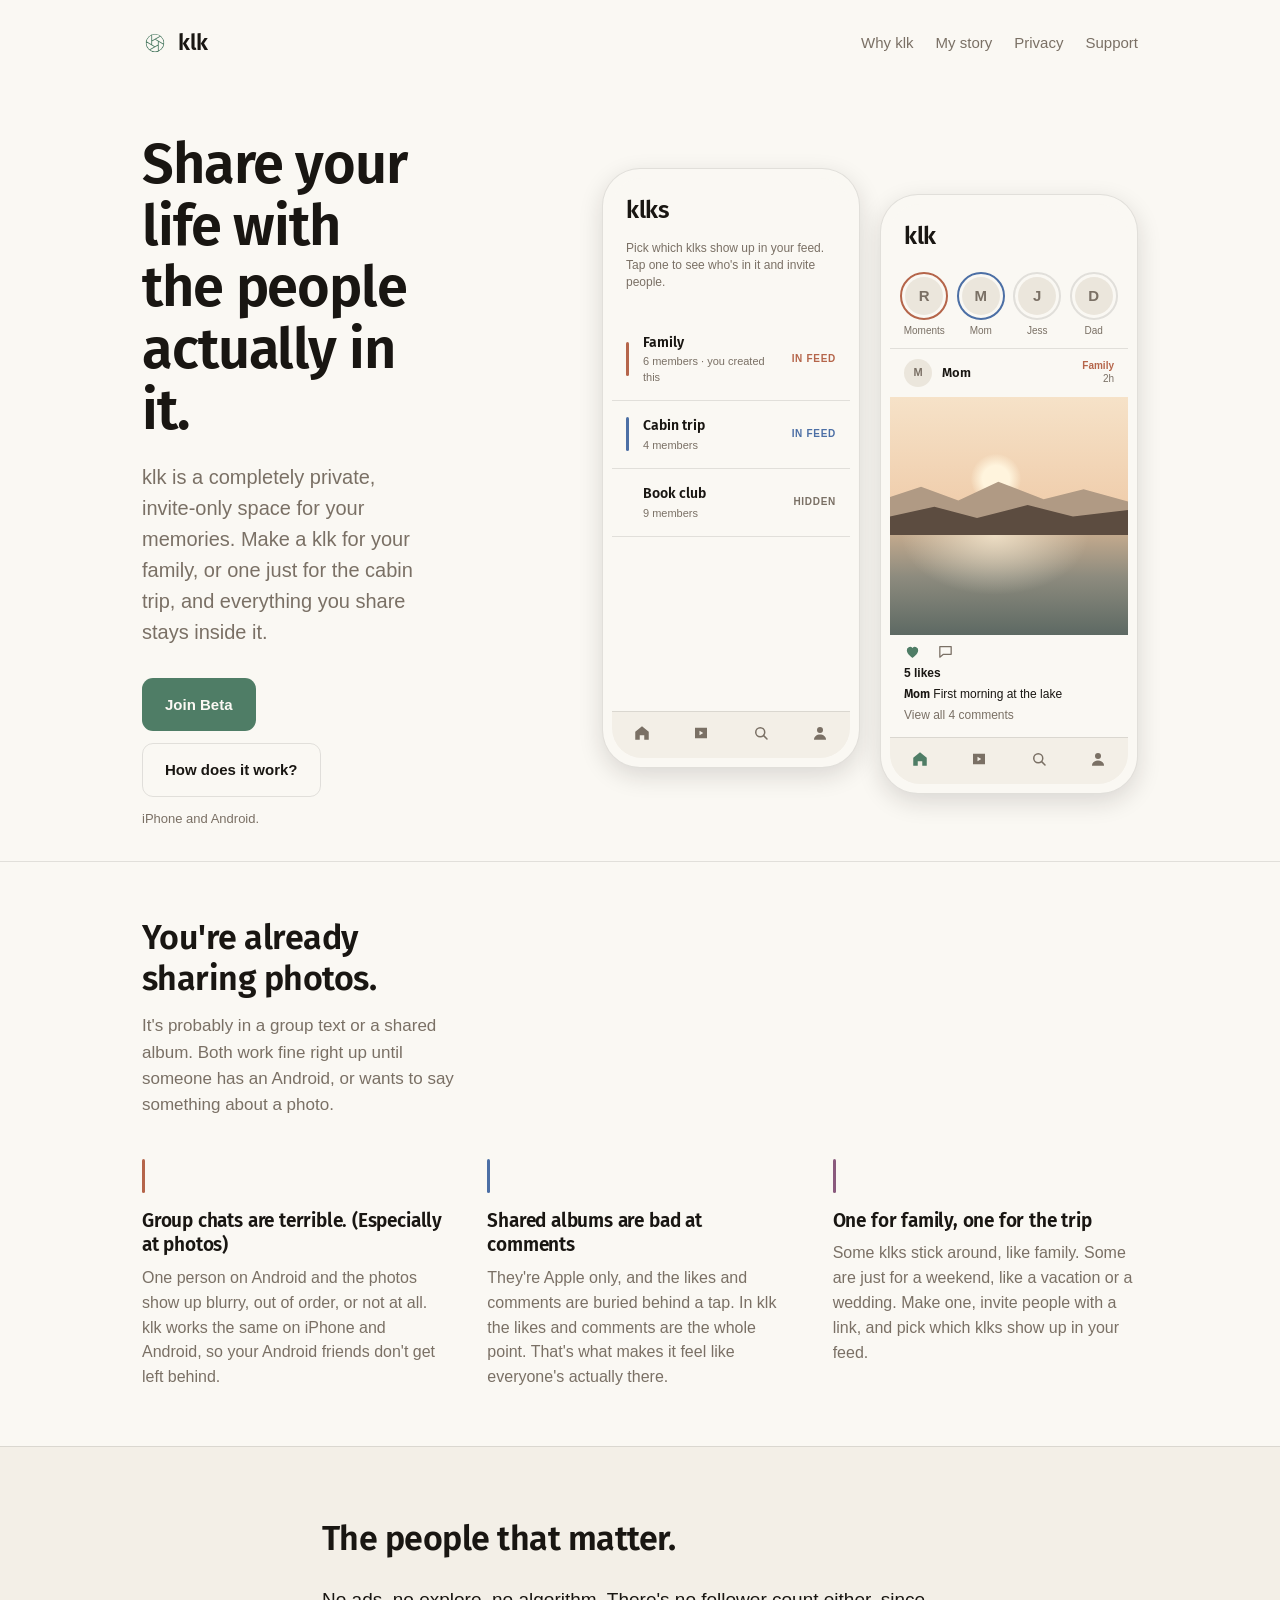
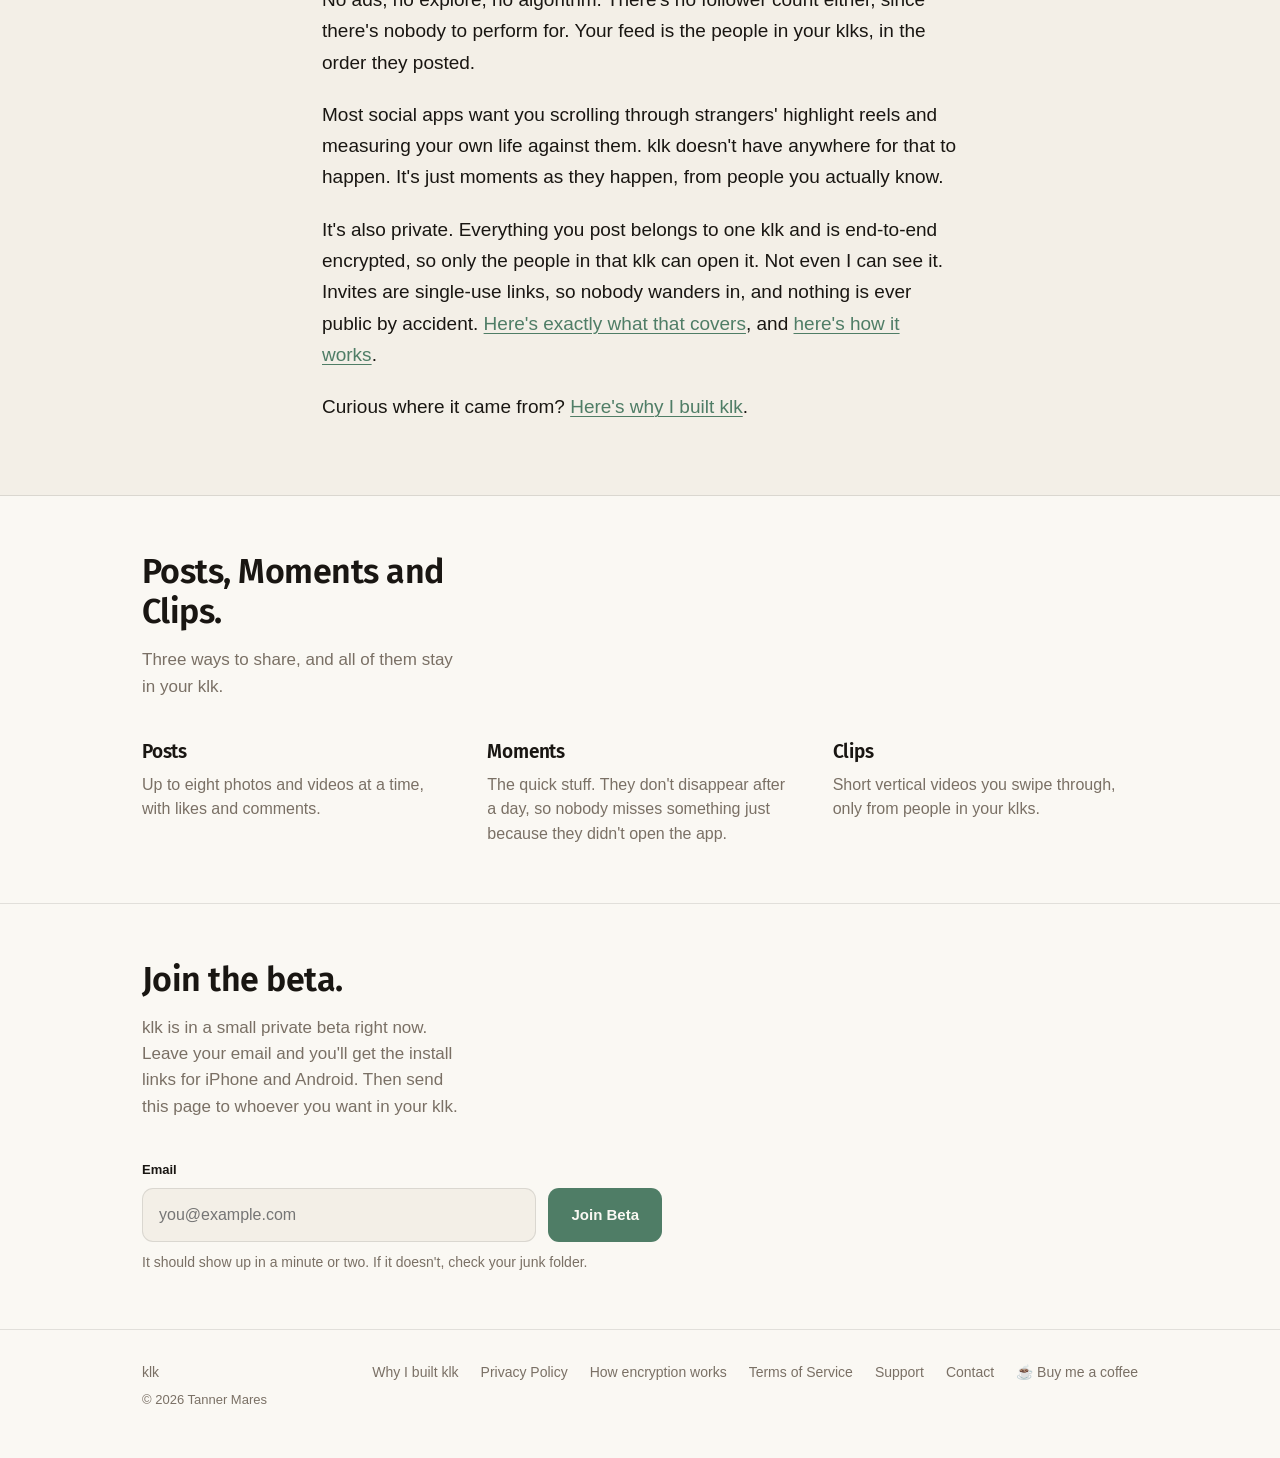
<file: index.html>
<!doctype html>
<html lang="en">
  <head>
    <meta charset="utf-8" />
    <meta name="viewport" content="width=device-width, initial-scale=1" />
    <title>klk</title>
    <meta
      name="description"
      content="Private, invite-only photo and video sharing for the people that matter. No ads, no explore, no algorithm. Works on iPhone and Android."
    />
    <meta property="og:title" content="klk" />
    <meta
      property="og:description"
      content="A private place to share photos and video with the people actually in your life."
    />
    <meta property="og:type" content="website" />
    <meta property="og:site_name" content="klk" />
    <meta property="og:url" content="https://klkapp.com/" />
    <meta property="og:image" content="https://klkapp.com/assets/og-image.png" />
    <meta property="og:image:width" content="2400" />
    <meta property="og:image:height" content="1260" />
    <meta
      property="og:image:alt"
      content="klk, a private, invite-only place for photos and video, shown with a list of klks: Family, Cabin trip, Book club."
    />
    <meta name="theme-color" content="#4f7d66" />
    <meta name="twitter:card" content="summary_large_image" />
    <meta name="twitter:title" content="klk" />
    <meta
      name="twitter:description"
      content="A private place to share photos and video with the people actually in your life."
    />
    <meta name="twitter:image" content="https://klkapp.com/assets/og-image.png" />
    <link rel="icon" href="favicon.svg" type="image/svg+xml" />
    <link rel="preconnect" href="https://fonts.googleapis.com" />
    <link rel="preconnect" href="https://fonts.gstatic.com" crossorigin />
    <link
      href="https://fonts.googleapis.com/css2?family=Fira+Sans:wght@500;600&display=swap"
      rel="stylesheet"
    />
    <link rel="stylesheet" href="styles.css" />
  </head>
  <body>
    <!-- The shutter mark, defined once and referenced wherever it appears. It is a camera
         aperture — the click / clique homophone the whole name rests on. -->
    <svg width="0" height="0" style="position: absolute" aria-hidden="true">
      <defs>
        <!-- Trims the blades flush with the rim. Must be userSpaceOnUse: the blades
             overshoot the rim, so an objectBoundingBox circle would resolve against the
             overshooting bbox instead of the 1024 viewBox and clip the mark apart. -->
        <clipPath id="shutter-rim" clipPathUnits="userSpaceOnUse">
          <circle cx="512" cy="512" r="369" />
        </clipPath>
        <symbol id="shutter" viewBox="0 0 1024 1024">
          <path
            clip-path="url(#shutter-rim)"
            fill-rule="nonzero"
            d="M 143.00 512.00 A 369.00 369.00 0 1 1 881.00 512.00 A 369.00 369.00 0 1 1 143.00 512.00 Z M 177.00 512.00 A 335.00 335.00 0 1 0 847.00 512.00 A 335.00 335.00 0 1 0 177.00 512.00 Z M 520.50 347.28 L 900.24 566.52 L 883.24 595.96 L 503.50 376.72 Z M 658.90 437.00 L 658.90 875.48 L 624.90 875.48 L 624.90 437.00 Z M 650.40 601.72 L 270.67 820.96 L 253.67 791.52 L 633.40 572.28 Z M 503.50 676.72 L 123.76 457.48 L 140.76 428.04 L 520.50 647.28 Z M 365.10 587.00 L 365.10 148.52 L 399.10 148.52 L 399.10 587.00 Z M 373.60 422.28 L 753.33 203.04 L 770.33 232.48 L 390.60 451.72 Z"
          />
        </symbol>
      </defs>
    </svg>

    <header class="site-head">
      <div class="wrap">
        <a class="wordmark" href="./">
          <svg width="26" height="26" fill="var(--accent)" aria-hidden="true">
            <use href="#shutter" />
          </svg>
          klk
        </a>
        <nav>
          <a href="#why">Why klk</a>
          <a href="why.html">My story</a>
          <a href="privacy.html">Privacy</a>
          <a href="support.html">Support</a>
        </nav>
      </div>
    </header>

    <main>
      <section class="hero">
        <div class="wrap">
          <div class="hero-copy">
            <h1>Share your life with the people actually in it.</h1>
            <p class="lede">
              klk is a completely private, invite-only space for your memories. Make a klk
              for your family, or one just for the cabin trip, and everything you share
              stays inside it.
            </p>
            <div class="cta-row">
              <a class="btn" href="#access">Join Beta</a>
              <a class="btn outline" href="#why">How does it work?</a>
              <span class="cta-note">iPhone and Android.</span>
            </div>
          </div>

          <!-- Stylized renderings of the app, not screenshots: they stay accurate through
               small UI changes, and they let the klk-hue rule read at a glance. -->
          <div class="phones" aria-label="Illustration of the klk app">
            <div class="phone behind">
              <div class="screen">
                <div class="title">klks</div>
                <p class="hub-intro">
                  Pick which klks show up in your feed. Tap one to see who's in it and
                  invite people.
                </p>
                <div class="klk-row">
                  <span class="bar" style="background: var(--clay)"></span>
                  <div>
                    <div class="name">Family</div>
                    <div class="members">6 members · you created this</div>
                  </div>
                  <span class="state" style="color: var(--clay)">In feed</span>
                </div>
                <div class="klk-row">
                  <span class="bar" style="background: var(--indigo)"></span>
                  <div>
                    <div class="name">Cabin trip</div>
                    <div class="members">4 members</div>
                  </div>
                  <span class="state" style="color: var(--indigo)">In feed</span>
                </div>
                <div class="klk-row">
                  <span class="bar"></span>
                  <div>
                    <div class="name">Book club</div>
                    <div class="members">9 members</div>
                  </div>
                  <span class="state muted">Hidden</span>
                </div>
                <div class="tabbar">
                  <svg width="18" height="18" viewBox="0 0 24 24" fill="currentColor">
                    <path
                      d="M12 3 3 10.2V21h6v-6h6v6h6V10.2z"
                    />
                  </svg>
                  <svg width="18" height="18" viewBox="0 0 24 24" fill="currentColor">
                    <path d="M4 5h16v14H4z M10 9l5 3-5 3z" fill-rule="evenodd" />
                  </svg>
                  <svg width="18" height="18" viewBox="0 0 24 24" fill="none" stroke="currentColor" stroke-width="2">
                    <circle cx="11" cy="11" r="6" />
                    <path d="M15.5 15.5 20 20" stroke-linecap="round" />
                  </svg>
                  <svg width="18" height="18" viewBox="0 0 24 24" fill="currentColor">
                    <circle cx="12" cy="8" r="4" />
                    <path d="M4 21c0-4.4 3.6-7 8-7s8 2.6 8 7z" />
                  </svg>
                </div>
              </div>
            </div>

            <div class="phone">
              <div class="screen">
                <div class="title">klk</div>
                <div class="moment-bar">
                  <div class="moment">
                    <div class="ring" style="border-color: var(--clay)">
                      <div class="disc">R</div>
                    </div>
                    <div class="cap">Moments</div>
                  </div>
                  <div class="moment">
                    <div class="ring" style="border-color: var(--indigo)">
                      <div class="disc">M</div>
                    </div>
                    <div class="cap">Mom</div>
                  </div>
                  <div class="moment">
                    <div class="ring">
                      <div class="disc">J</div>
                    </div>
                    <div class="cap">Jess</div>
                  </div>
                  <div class="moment">
                    <div class="ring">
                      <div class="disc">D</div>
                    </div>
                    <div class="cap">Dad</div>
                  </div>
                </div>

                <div class="post-head">
                  <div class="avatar">M</div>
                  <div class="who">Mom</div>
                  <div class="attr">
                    <div class="klk" style="color: var(--clay)">Family</div>
                    <div class="when">2h</div>
                  </div>
                </div>
                <div class="photo">
                  <span class="ridge"></span>
                  <span class="ridge near"></span>
                </div>
                <div class="post-body">
                  <div class="icons">
                    <svg width="17" height="17" viewBox="0 0 24 24" fill="var(--accent)">
                      <path
                        d="M12 21s-8-5.2-8-10.4A4.6 4.6 0 0 1 12 7a4.6 4.6 0 0 1 8 3.6C20 15.8 12 21 12 21z"
                      />
                    </svg>
                    <svg
                      width="17"
                      height="17"
                      viewBox="0 0 24 24"
                      fill="none"
                      stroke="currentColor"
                      stroke-width="1.8"
                    >
                      <path d="M4 5h16v11H9l-5 4z" stroke-linejoin="round" />
                    </svg>
                  </div>
                  <div class="likes">5 likes</div>
                  <div class="caption-line">
                    <b>Mom</b> First morning at the lake
                  </div>
                  <div class="comment-line">View all 4 comments</div>
                </div>

                <div class="tabbar">
                  <svg width="18" height="18" viewBox="0 0 24 24" fill="currentColor" class="on">
                    <path d="M12 3 3 10.2V21h6v-6h6v6h6V10.2z" />
                  </svg>
                  <svg width="18" height="18" viewBox="0 0 24 24" fill="currentColor">
                    <path d="M4 5h16v14H4z M10 9l5 3-5 3z" fill-rule="evenodd" />
                  </svg>
                  <svg
                    width="18"
                    height="18"
                    viewBox="0 0 24 24"
                    fill="none"
                    stroke="currentColor"
                    stroke-width="2"
                  >
                    <circle cx="11" cy="11" r="6" />
                    <path d="M15.5 15.5 20 20" stroke-linecap="round" />
                  </svg>
                  <svg width="18" height="18" viewBox="0 0 24 24" fill="currentColor">
                    <circle cx="12" cy="8" r="4" />
                    <path d="M4 21c0-4.4 3.6-7 8-7s8 2.6 8 7z" />
                  </svg>
                </div>
              </div>
            </div>
          </div>
        </div>
      </section>

      <!-- The practical half: why someone actually switches. -->
      <section id="why" class="rule-top">
        <div class="wrap">
          <div class="section-head">
            <h2>You're already sharing photos.</h2>
            <p>
              It's probably in a group text or a shared album. Both work fine right up
              until someone has an Android, or wants to say something about a photo.
            </p>
          </div>
          <div class="cols">
            <div class="col">
              <span class="hue-bar" style="background: var(--clay)"></span>
              <h3>Group chats are terrible. (Especially at photos)</h3>
              <p>
                One person on Android and the photos show up blurry, out of order, or not
                at all. klk works the same on iPhone and Android, so your Android friends
                don't get left behind.
              </p>
            </div>
            <div class="col">
              <span class="hue-bar" style="background: var(--indigo)"></span>
              <h3>Shared albums are bad at comments</h3>
              <p>
                They're Apple only, and the likes and comments are buried behind a tap. In
                klk the likes and comments are the whole point. That's what makes it feel
                like everyone's actually there.
              </p>
            </div>
            <div class="col">
              <span class="hue-bar" style="background: var(--plum)"></span>
              <h3>One for family, one for the trip</h3>
              <p>
                Some klks stick around, like family. Some are just for a weekend, like a
                vacation or a wedding. Make one, invite people with a link, and pick which
                klks show up in your feed.
              </p>
            </div>
          </div>
        </div>
      </section>

      <!-- The philosophical half: the emotional close. -->
      <section id="belief" class="manifesto">
        <div class="wrap">
          <h2>The people that matter.</h2>
          <p>
            No ads, no explore, no algorithm. There's no follower count either, since
            there's nobody to perform for. Your feed is the people in your klks, in the
            order they posted.
          </p>
          <p>
            Most social apps want you scrolling through strangers' highlight reels and
            measuring your own life against them. klk doesn't have anywhere for that to
            happen. It's just moments as they happen, from people you actually know.
          </p>
          <p>
            It's also private. Everything you post belongs to one klk and is end-to-end
            encrypted, so only the people in that klk can open it. Not even I can see it.
            Invites are single-use links, so nobody wanders in, and nothing is ever public
            by accident. <a href="privacy.html">Here's exactly what that covers</a>, and
            <a href="encryption.html">here's how it works</a>.
          </p>
          <p>
            Curious where it came from? <a href="why.html">Here's why I built klk</a>.
          </p>
        </div>
      </section>

      <section>
        <div class="wrap">
          <div class="section-head">
            <h2>Posts, Moments and Clips.</h2>
            <p>Three ways to share, and all of them stay in your klk.</p>
          </div>
          <div class="cols">
            <div class="col">
              <h3>Posts</h3>
              <p>Up to eight photos and videos at a time, with likes and comments.</p>
            </div>
            <div class="col">
              <h3>Moments</h3>
              <p>
                The quick stuff. They don't disappear after a day, so nobody misses
                something just because they didn't open the app.
              </p>
            </div>
            <div class="col">
              <h3>Clips</h3>
              <p>Short vertical videos you swipe through, only from people in your klks.</p>
            </div>
          </div>
        </div>
      </section>

      <section id="access" class="rule-top">
        <div class="wrap">
          <div class="section-head">
            <h2>Join the beta.</h2>
            <p>
              klk is in a small private beta right now. Leave your email and you'll get
              the install links for iPhone and Android. Then send this page to whoever you
              want in your klk.
            </p>
          </div>
          <!-- Requests go to the app's requestAccess Cloud Function, the one request on
               this site that isn't fonts. Without JS the form falls back to an email. -->
          <form
            class="access-form"
            id="access-form"
            action="mailto:support@klkapp.com?subject=klk%20beta%20request"
            method="post"
            enctype="text/plain"
          >
            <label for="access-email">Email</label>
            <div class="access-row">
              <input
                id="access-email"
                name="email"
                type="email"
                autocomplete="email"
                required
                placeholder="you@example.com"
              />
              <button class="btn" type="submit">Join Beta</button>
            </div>
            <p class="hint">
              It should show up in a minute or two. If it doesn't, check your junk folder.
            </p>
            <!-- A honeypot: hidden from people, so only a bot fills it in. -->
            <div class="honeypot" aria-hidden="true">
              <label for="access-website">Website</label>
              <input id="access-website" name="website" type="text" tabindex="-1" autocomplete="off" />
            </div>
            <p class="form-status" id="access-status" role="status"></p>
          </form>
        </div>
      </section>
    </main>

    <footer class="site-foot">
      <div class="wrap">
        <div>
          <span>klk</span>
          <p class="copyright">© 2026 Tanner Mares</p>
        </div>
        <nav>
          <a href="why.html">Why I built klk</a>
          <a href="privacy.html">Privacy Policy</a>
          <a href="encryption.html">How encryption works</a>
          <a href="terms.html">Terms of Service</a>
          <a href="support.html">Support</a>
          <a href="mailto:support@klkapp.com">Contact</a>
          <a href="https://buymeacoffee.com/tannermares" target="_blank" rel="noopener noreferrer">☕ Buy me a coffee</a>
        </nav>
      </div>
    </footer>

    <script>
      const ACCESS_URL = 'https://us-central1-klik-ac115.cloudfunctions.net/requestAccess'
      const form = document.getElementById('access-form')
      const status = document.getElementById('access-status')

      form.addEventListener('submit', async event => {
        event.preventDefault()
        const button = form.querySelector('button')
        button.disabled = true
        status.className = 'form-status'
        status.textContent = 'Sending…'
        let message = 'Something went wrong. Try again, or email support@klkapp.com.'
        try {
          // A Firebase callable speaks plain JSON: { data } in, { result } or { error } out.
          const res = await fetch(ACCESS_URL, {
            method: 'POST',
            headers: { 'content-type': 'application/json' },
            body: JSON.stringify({
              data: { email: form.email.value, website: form.website.value },
            }),
          })
          const body = await res.json()
          // Only a validation error carries a message written for people.
          if (body.error?.status === 'INVALID_ARGUMENT') message = body.error.message
          if (!res.ok || body.error) throw new Error(message)
          form.replaceChildren(status)
          status.className = 'form-status done'
          status.textContent =
            'Thanks! Check your email for the install links. Not there? Check your junk folder, or email support@klkapp.com.'
        } catch {
          status.className = 'form-status error'
          status.textContent = message
          button.disabled = false
        }
      })
    </script>
  </body>
</html>
</file>
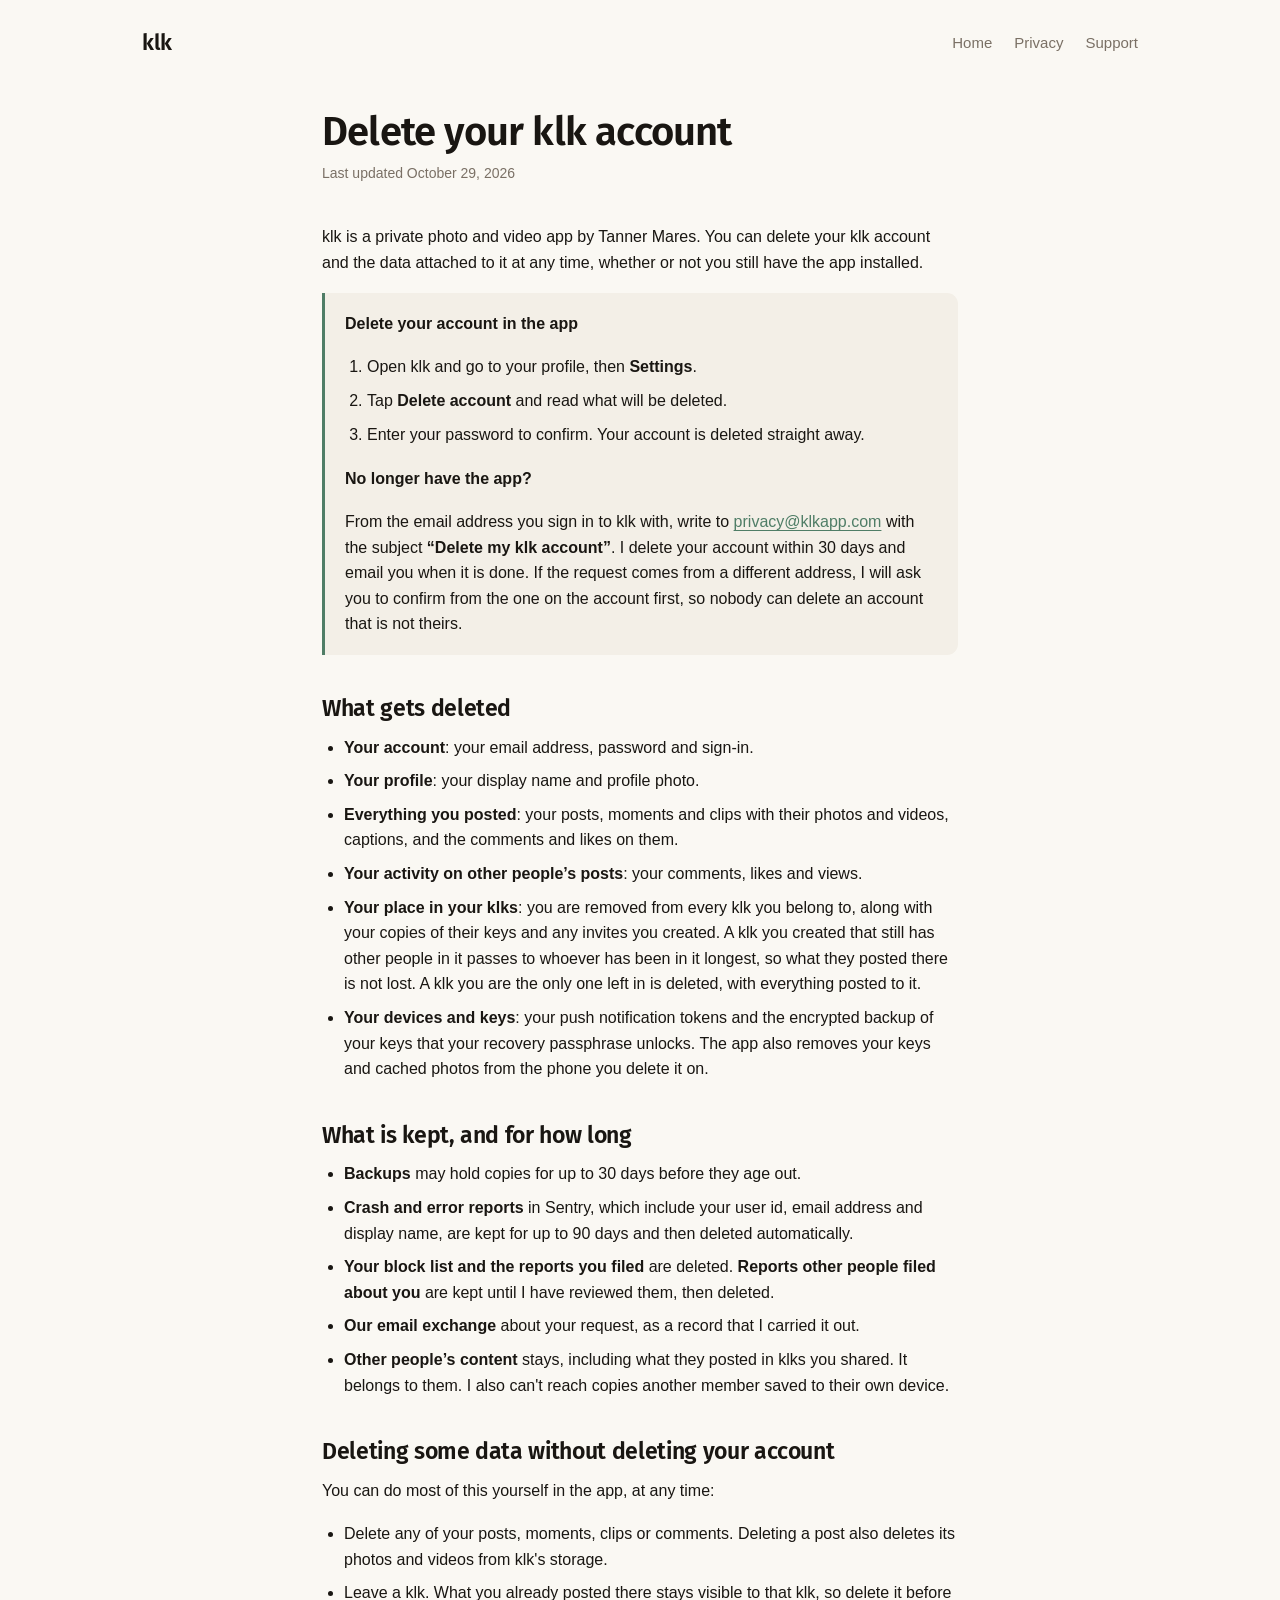
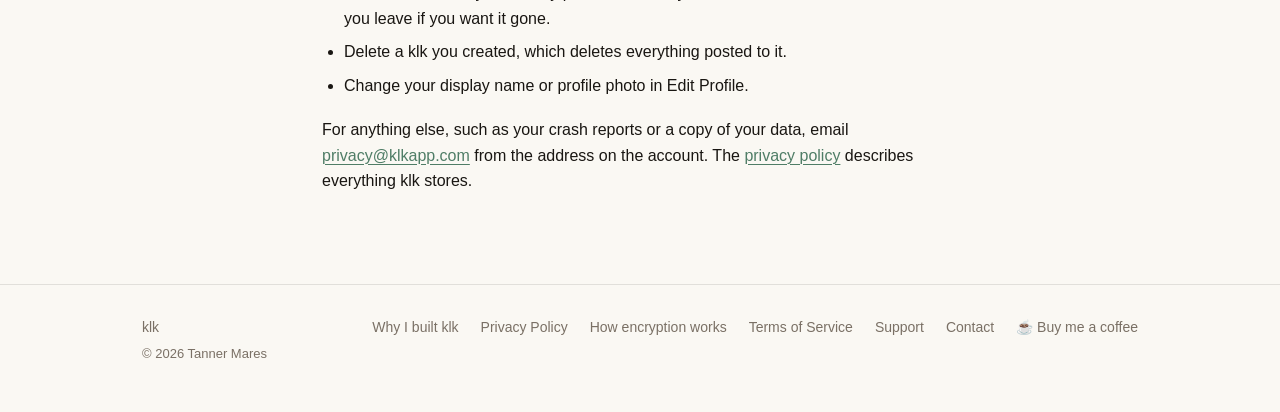
<file: delete-account.html>
<!doctype html>
<html lang="en">
  <head>
    <meta charset="utf-8" />
    <meta name="viewport" content="width=device-width, initial-scale=1" />
    <title>Delete your account | klk</title>
    <meta
      name="description"
      content="How to delete your klk account and its data, what gets deleted, and what is kept."
    />
    <meta name="theme-color" content="#4f7d66" />
    <meta property="og:type" content="website" />
    <meta property="og:site_name" content="klk" />
    <meta property="og:title" content="Delete your account | klk" />
    <meta
      property="og:description"
      content="How to delete your klk account and its data, what gets deleted, and what is kept."
    />
    <meta property="og:url" content="https://klkapp.com/delete-account" />
    <meta property="og:image" content="https://klkapp.com/assets/og-image.png" />
    <meta property="og:image:width" content="2400" />
    <meta property="og:image:height" content="1260" />
    <meta
      property="og:image:alt"
      content="klk, a private, invite-only place for photos and video, shown with a list of klks: Family, Cabin trip, Book club."
    />
    <meta name="twitter:card" content="summary_large_image" />
    <meta name="twitter:title" content="Delete your account | klk" />
    <meta
      name="twitter:description"
      content="How to delete your klk account and its data, what gets deleted, and what is kept."
    />
    <meta name="twitter:image" content="https://klkapp.com/assets/og-image.png" />
    <link rel="icon" href="favicon.svg" type="image/svg+xml" />
    <link rel="preconnect" href="https://fonts.googleapis.com" />
    <link rel="preconnect" href="https://fonts.gstatic.com" crossorigin />
    <link
      href="https://fonts.googleapis.com/css2?family=Fira+Sans:wght@500;600&display=swap"
      rel="stylesheet"
    />
    <link rel="stylesheet" href="styles.css" />
  </head>
  <body>
    <header class="site-head">
      <div class="wrap">
        <a class="wordmark" href="./">klk</a>
        <nav>
          <a href="./">Home</a>
          <a href="privacy.html">Privacy</a>
          <a href="support.html">Support</a>
        </nav>
      </div>
    </header>

    <main class="doc">
      <div class="wrap narrow">
        <h1>Delete your klk account</h1>
        <p class="updated">Last updated October 29, 2026</p>

        <p>
          klk is a private photo and video app by Tanner Mares. You can delete your klk
          account and the data attached to it at any time, whether or not you still have
          the app installed.
        </p>

        <div class="callout">
          <p><strong>Delete your account in the app</strong></p>
          <ol>
            <li>Open klk and go to your profile, then <strong>Settings</strong>.</li>
            <li>Tap <strong>Delete account</strong> and read what will be deleted.</li>
            <li>Enter your password to confirm. Your account is deleted straight away.</li>
          </ol>
          <p><strong>No longer have the app?</strong></p>
          <p>
            From the email address you sign in to klk with, write to
            <a href="mailto:privacy@klkapp.com?subject=Delete%20my%20klk%20account"
              >privacy@klkapp.com</a
            >
            with the subject <strong>“Delete my klk account”</strong>. I delete your account within 30 days and email you when it is done. If the request comes
            from a different address, I will ask you to confirm from the one on the
            account first, so nobody can delete an account that is not theirs.
          </p>
        </div>

        <h2>What gets deleted</h2>
        <ul>
          <li>
            <strong>Your account</strong>: your email address, password and sign-in.
          </li>
          <li><strong>Your profile</strong>: your display name and profile photo.</li>
          <li>
            <strong>Everything you posted</strong>: your posts, moments and clips with
            their photos and videos, captions, and the comments and likes on them.
          </li>
          <li>
            <strong>Your activity on other people’s posts</strong>: your comments, likes
            and views.
          </li>
          <li>
            <strong>Your place in your klks</strong>: you are removed from every klk you
            belong to, along with your copies of their keys and any invites you created. A
            klk you created that still has other people in it passes to whoever has been in
            it longest, so what they posted there is not lost. A klk you are the only one
            left in is deleted, with everything posted to it.
          </li>
          <li>
            <strong>Your devices and keys</strong>: your push notification tokens and the
            encrypted backup of your keys that your recovery passphrase unlocks. The app
            also removes your keys and cached photos from the phone you delete it on.
          </li>
        </ul>

        <h2>What is kept, and for how long</h2>
        <ul>
          <li>
            <strong>Backups</strong> may hold copies for up to 30 days before they age out.
          </li>
          <li>
            <strong>Crash and error reports</strong> in Sentry, which include your user id,
            email address and display name, are kept for up to 90 days and then deleted
            automatically.
          </li>
          <li>
            <strong>Your block list and the reports you filed</strong> are deleted.
            <strong>Reports other people filed about you</strong> are kept until I have reviewed them, then deleted.
          </li>
          <li>
            <strong>Our email exchange</strong> about your request, as a record that I carried it out.
          </li>
          <li>
            <strong>Other people’s content</strong> stays, including what they posted in
            klks you shared. It belongs to them. I also can't reach copies another member saved to their own device.
          </li>
        </ul>

        <h2 id="delete-some-data">Deleting some data without deleting your account</h2>
        <p>You can do most of this yourself in the app, at any time:</p>
        <ul>
          <li>
            Delete any of your posts, moments, clips or comments. Deleting a post also
            deletes its photos and videos from klk's storage.
          </li>
          <li>
            Leave a klk. What you already posted there stays visible to that klk, so delete
            it before you leave if you want it gone.
          </li>
          <li>
            Delete a klk you created, which deletes everything posted to it.
          </li>
          <li>Change your display name or profile photo in Edit Profile.</li>
        </ul>
        <p>
          For anything else, such as your crash reports or a copy of your data, email
          <a href="mailto:privacy@klkapp.com">privacy@klkapp.com</a> from the address on
          the account. The <a href="privacy.html">privacy policy</a> describes everything
          klk stores.
        </p>
      </div>
    </main>

    <footer class="site-foot">
      <div class="wrap">
        <div>
          <span>klk</span>
          <p class="copyright">© 2026 Tanner Mares</p>
        </div>
        <nav>
          <a href="why.html">Why I built klk</a>
          <a href="privacy.html">Privacy Policy</a>
          <a href="encryption.html">How encryption works</a>
          <a href="terms.html">Terms of Service</a>
          <a href="support.html">Support</a>
          <a href="mailto:support@klkapp.com">Contact</a>
          <a href="https://buymeacoffee.com/tannermares" target="_blank" rel="noopener noreferrer">☕ Buy me a coffee</a>
        </nav>
      </div>
    </footer>
  </body>
</html>
</file>
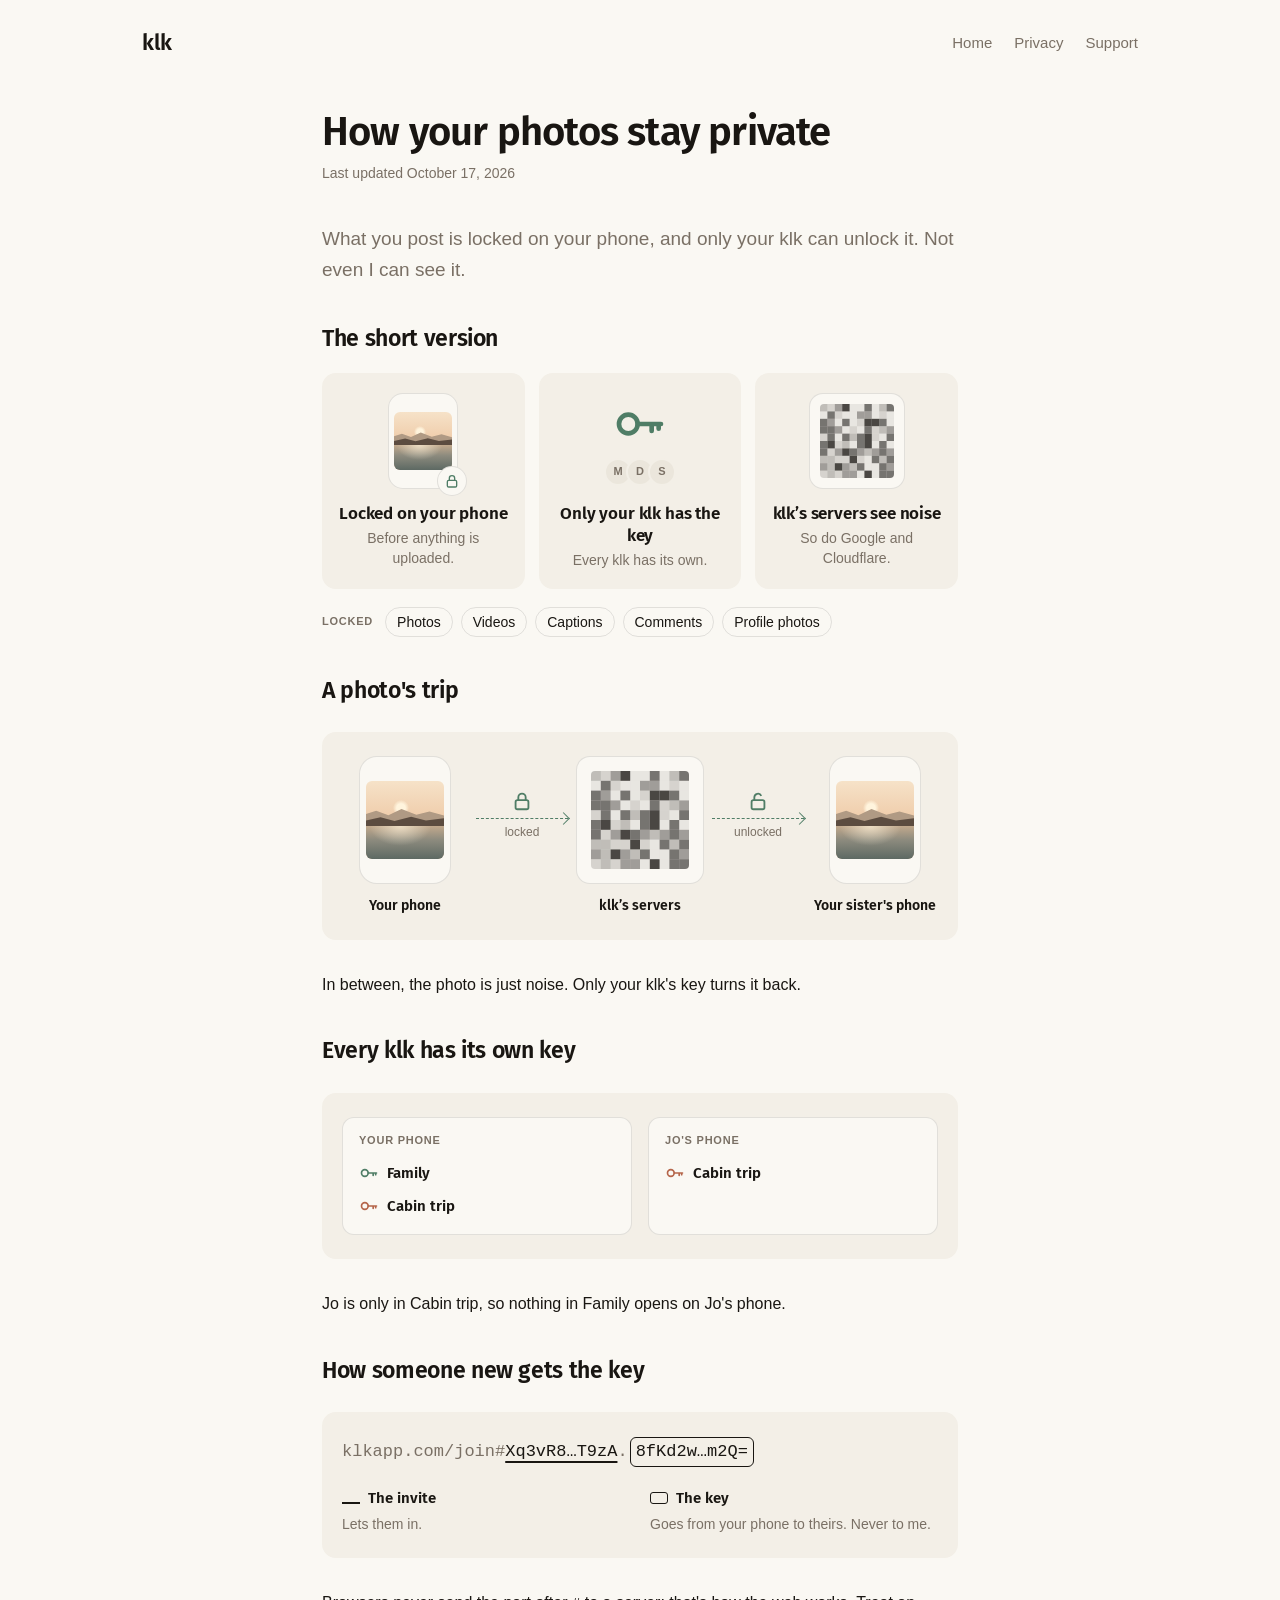
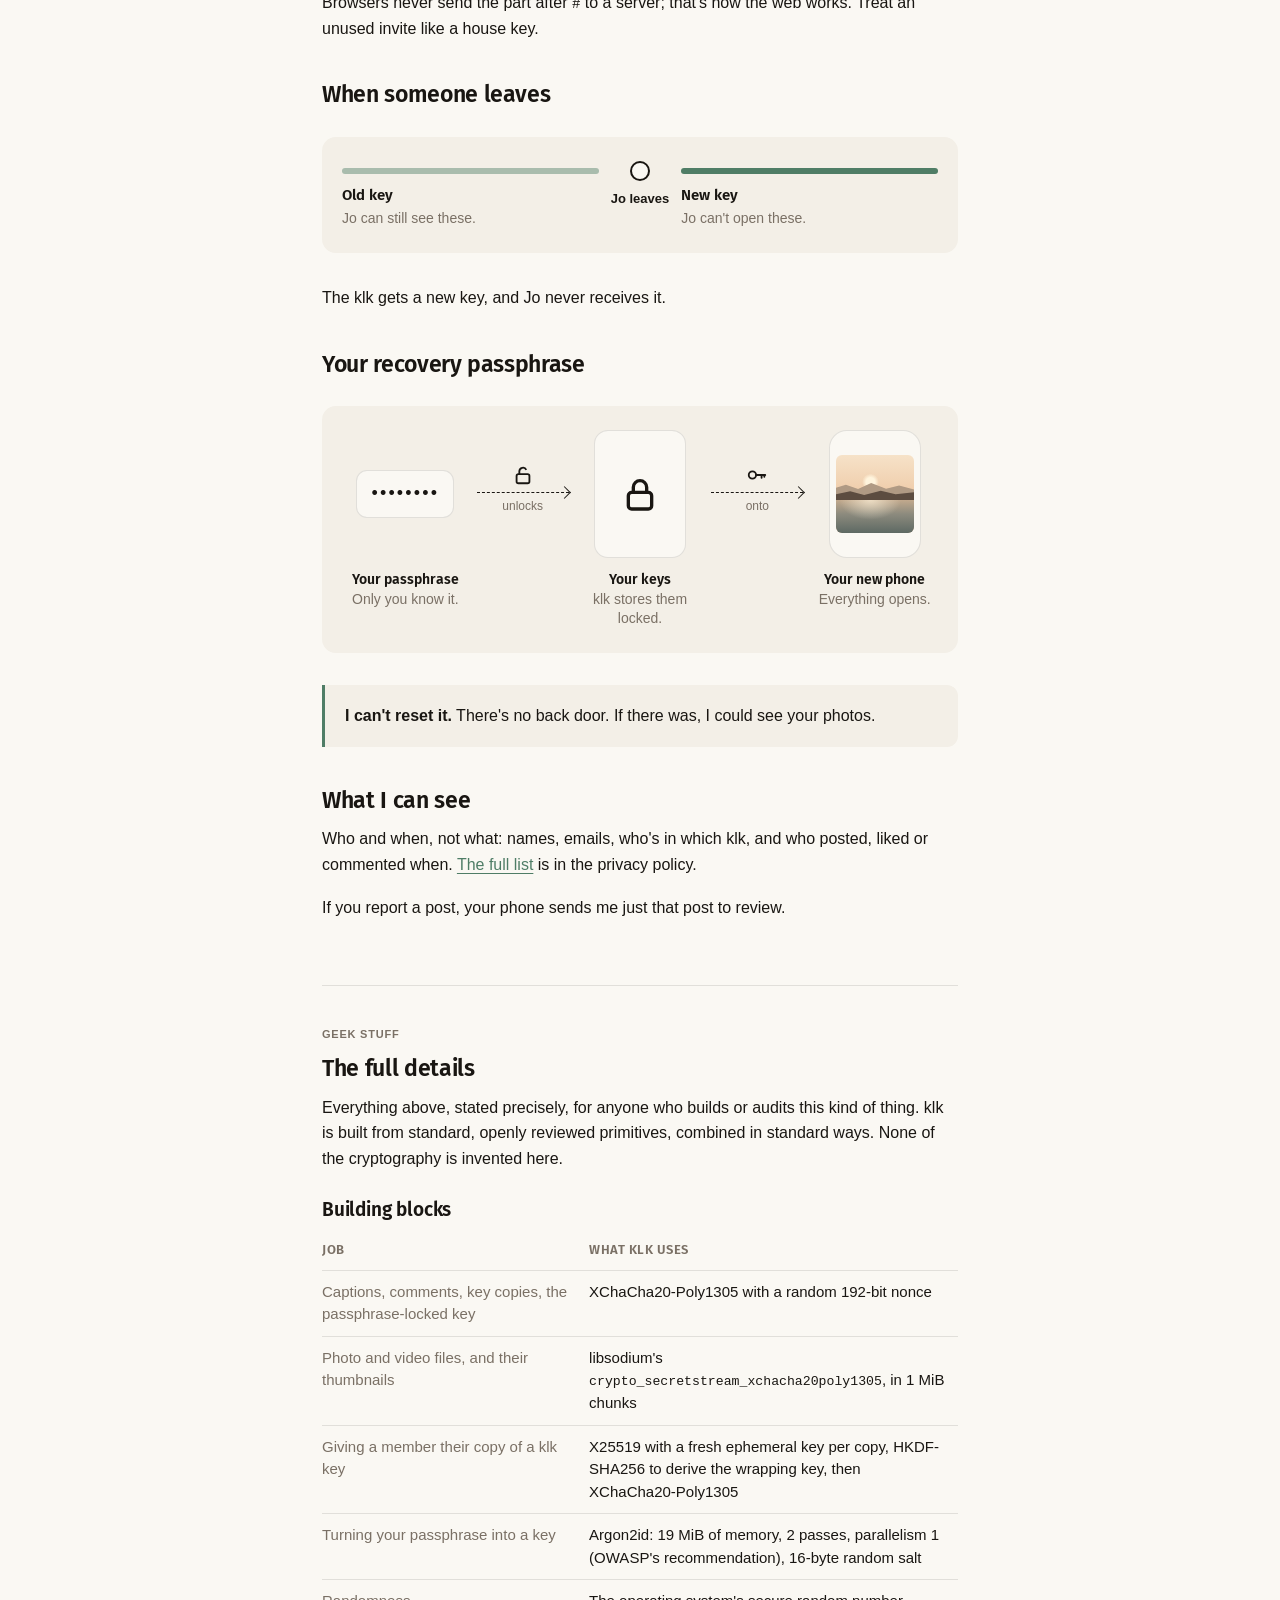
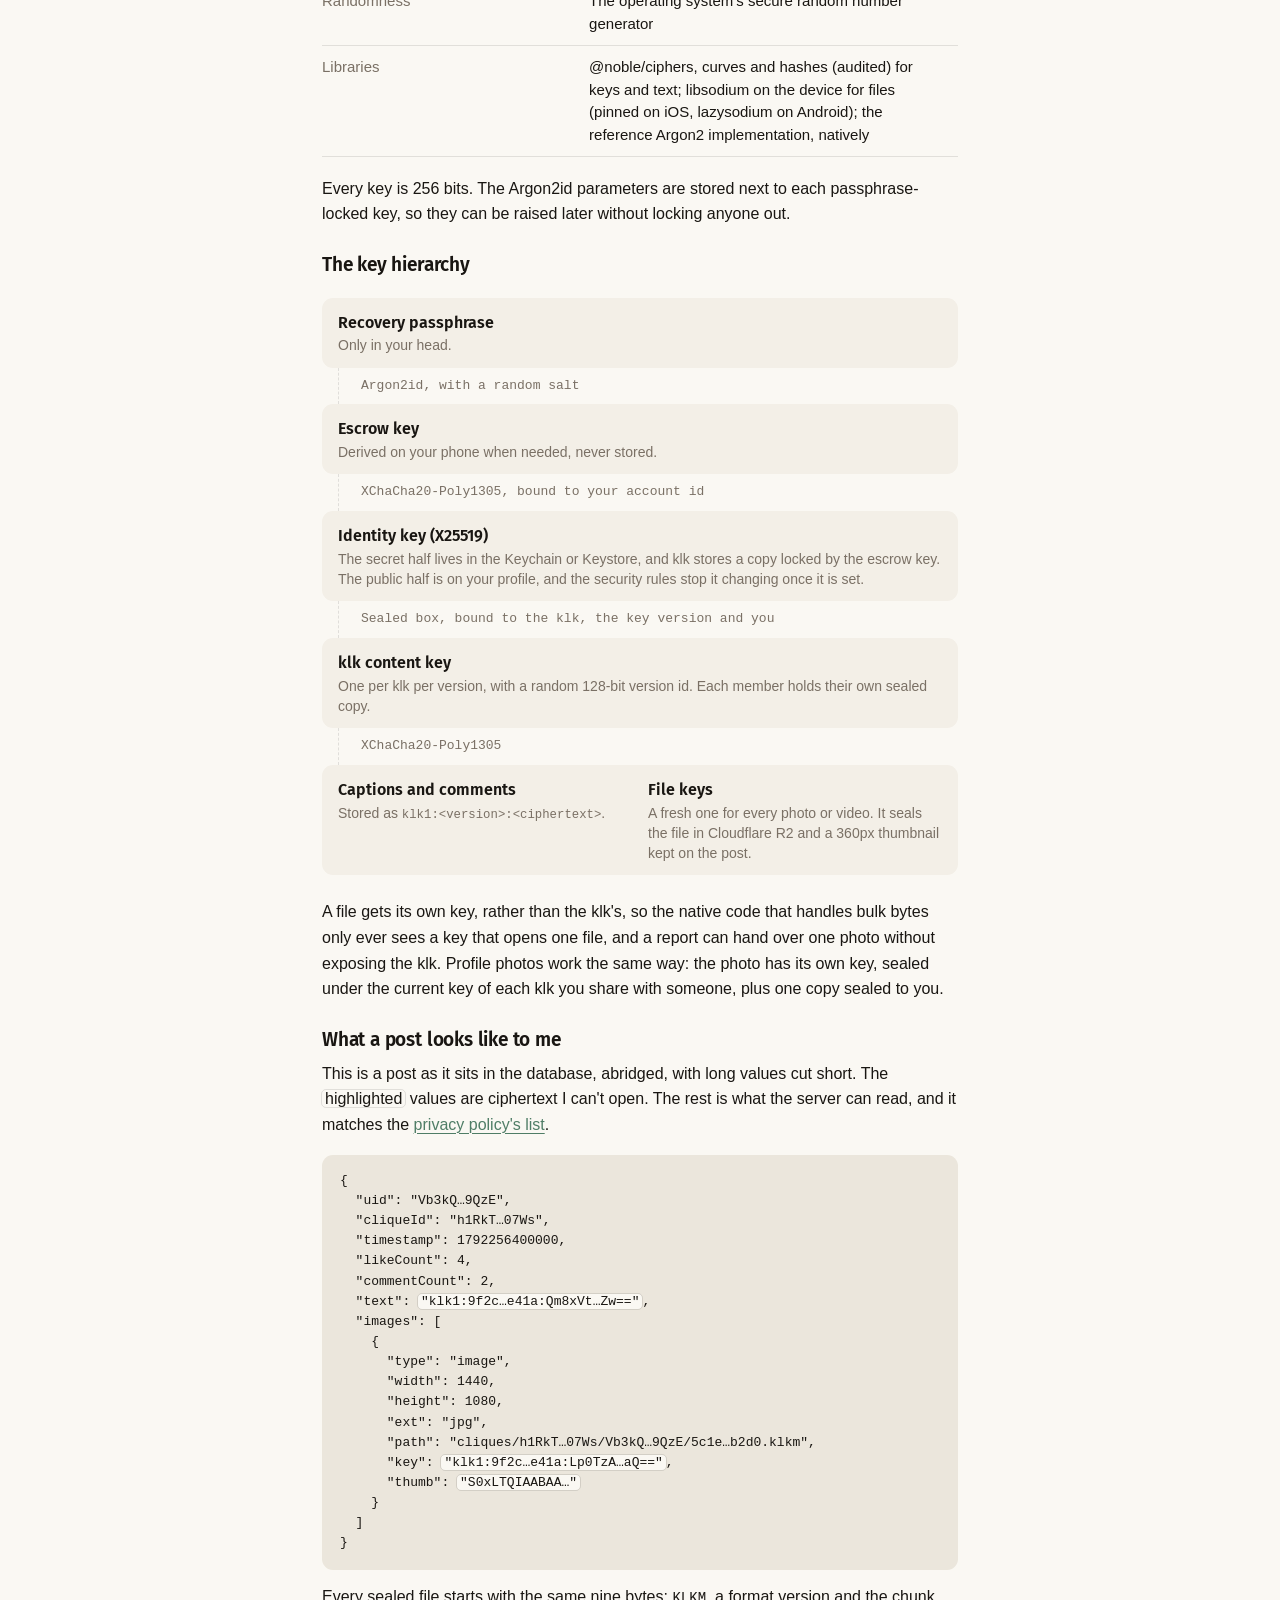
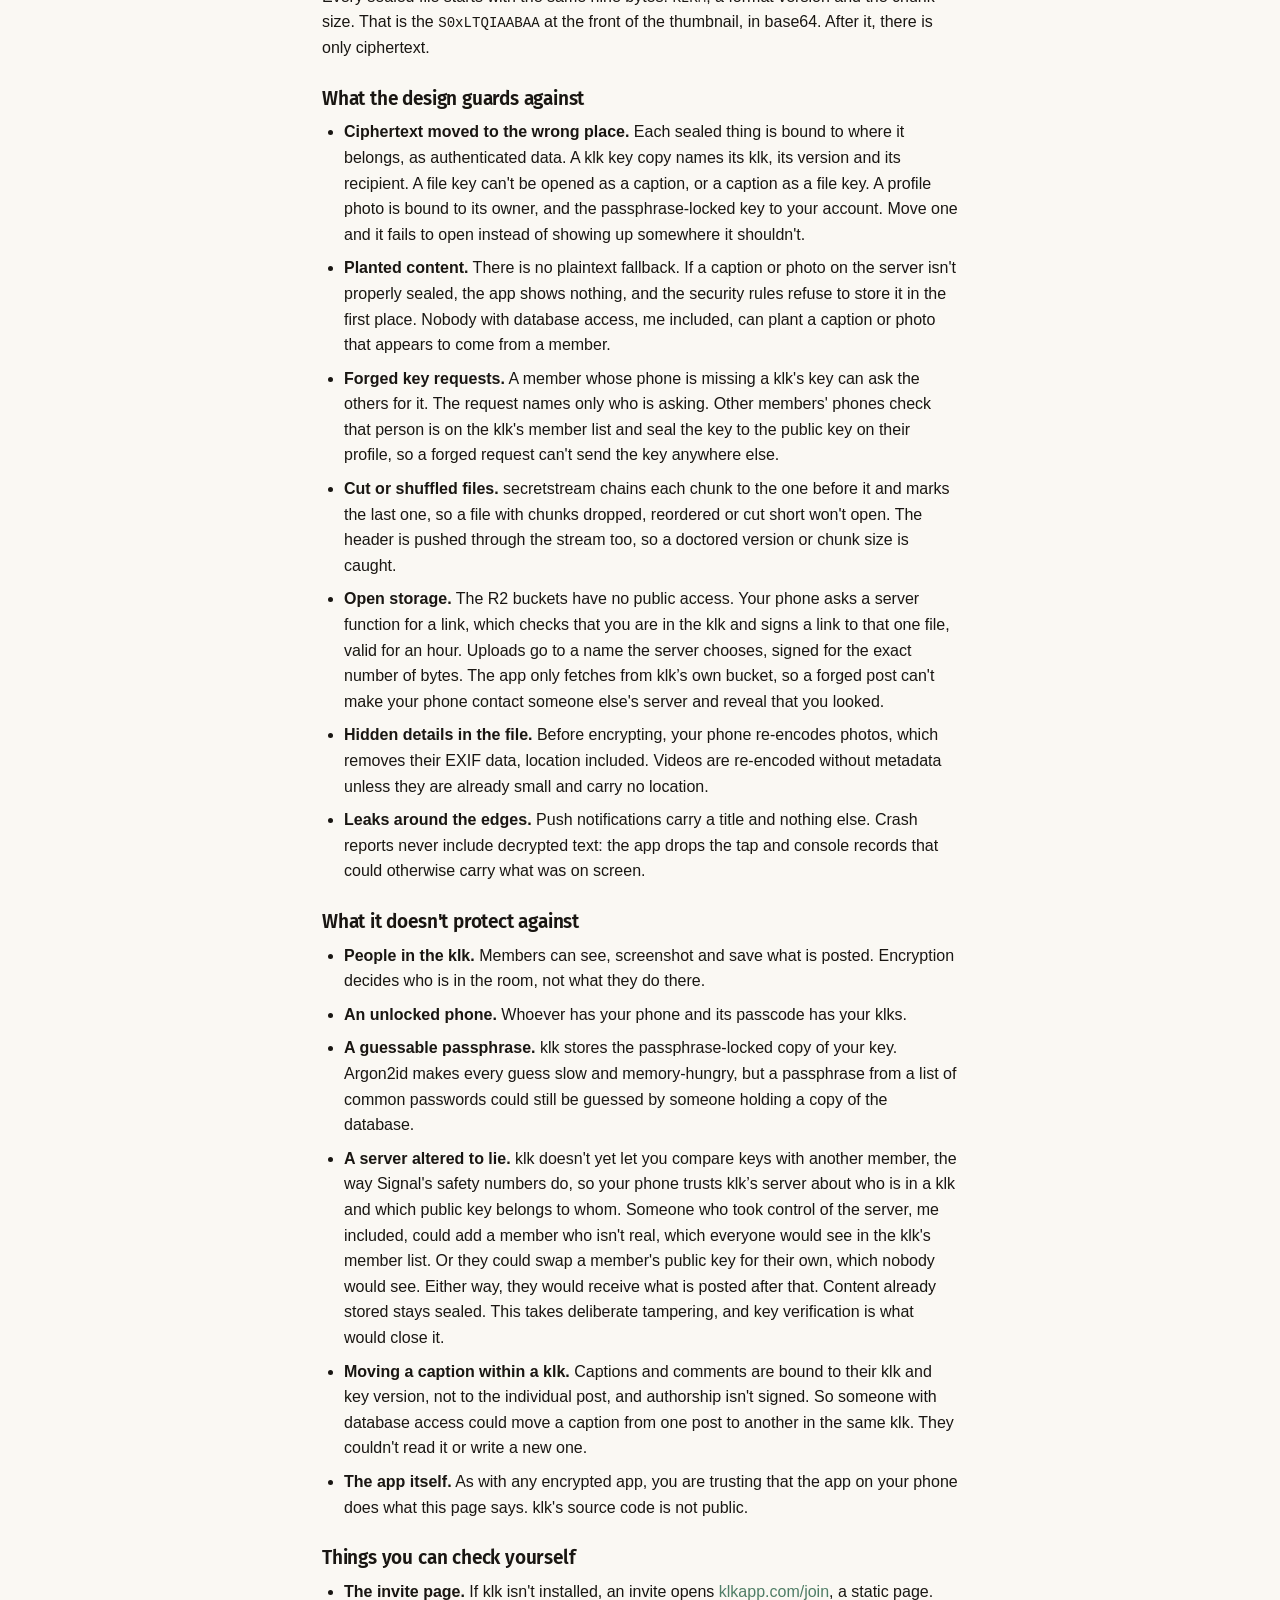
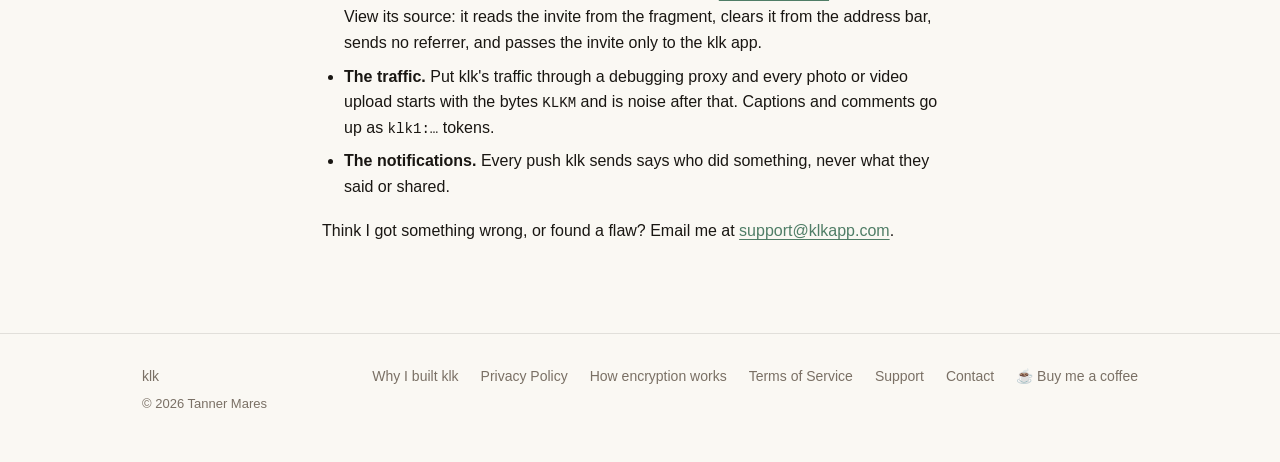
<file: encryption.html>
<!doctype html>
<html lang="en">
  <head>
    <meta charset="utf-8" />
    <meta name="viewport" content="width=device-width, initial-scale=1" />
    <title>How encryption works | klk</title>
    <meta
      name="description"
      content="How klk locks your photos, videos, captions and comments on your phone so only your klk can open them, in plain words first and then in full technical detail."
    />
    <meta name="theme-color" content="#4f7d66" />
    <meta property="og:type" content="article" />
    <meta property="og:site_name" content="klk" />
    <meta property="og:title" content="How encryption works | klk" />
    <meta
      property="og:description"
      content="How klk locks what you share on your phone so only your klk can open it. Plain words first, then the full details."
    />
    <meta property="og:url" content="https://klkapp.com/encryption.html" />
    <meta property="og:image" content="https://klkapp.com/assets/og-image.png" />
    <meta property="og:image:width" content="2400" />
    <meta property="og:image:height" content="1260" />
    <meta
      property="og:image:alt"
      content="klk, a private, invite-only place for photos and video, shown with a list of klks: Family, Cabin trip, Book club."
    />
    <meta name="twitter:card" content="summary_large_image" />
    <meta name="twitter:title" content="How encryption works | klk" />
    <meta
      name="twitter:description"
      content="How klk locks what you share on your phone so only your klk can open it. Plain words first, then the full details."
    />
    <meta name="twitter:image" content="https://klkapp.com/assets/og-image.png" />
    <link rel="icon" href="favicon.svg" type="image/svg+xml" />
    <link rel="preconnect" href="https://fonts.googleapis.com" />
    <link rel="preconnect" href="https://fonts.gstatic.com" crossorigin />
    <link
      href="https://fonts.googleapis.com/css2?family=Fira+Sans:wght@500;600&display=swap"
      rel="stylesheet"
    />
    <link rel="stylesheet" href="styles.css" />
  </head>
  <body>
    <!-- Icons and the scrambled-bytes tile, defined once. Everything strokes or fills
         with currentColor, so a key takes the hue of the klk it belongs to from its
         parent and everything else stays ink in either theme. -->
    <svg width="0" height="0" style="position: absolute" aria-hidden="true">
      <defs>
        <symbol id="i-key" viewBox="0 0 24 24">
          <g fill="none" stroke="currentColor" stroke-width="2" stroke-linecap="round">
            <circle cx="7" cy="12" r="4" />
            <path d="M11 12h10M17 12v3M20 12v2" />
          </g>
        </symbol>
        <symbol id="i-lock" viewBox="0 0 24 24">
          <g fill="none" stroke="currentColor" stroke-width="2" stroke-linejoin="round">
            <rect x="5" y="11" width="14" height="10" rx="2" />
            <path d="M8 11V8a4 4 0 0 1 8 0v3" />
          </g>
        </symbol>
        <symbol id="i-unlock" viewBox="0 0 24 24">
          <g fill="none" stroke="currentColor" stroke-width="2" stroke-linejoin="round">
            <rect x="5" y="11" width="14" height="10" rx="2" />
            <path d="M8 11V8a4 4 0 0 1 7.6-1.7" />
          </g>
        </symbol>
        <!-- What a sealed photo amounts to: cells of random shade. Generated once with a
             fixed seed, so it is the same noise on every load. -->
        <symbol id="noise" viewBox="0 0 80 80">
          <g fill="currentColor"><rect x="0" y="0" width="8" height="8" opacity="0.26" /><rect x="8" y="0" width="8" height="8" opacity="0.16" /><rect x="16" y="0" width="8" height="8" opacity="0.4" /><rect x="24" y="0" width="8" height="8" opacity="0.78" /><rect x="32" y="0" width="8" height="8" opacity="0.08" /><rect x="40" y="0" width="8" height="8" opacity="0.08" /><rect x="48" y="0" width="8" height="8" opacity="0.58" /><rect x="56" y="0" width="8" height="8" opacity="0.08" /><rect x="64" y="0" width="8" height="8" opacity="0.26" /><rect x="72" y="0" width="8" height="8" opacity="0.58" /><rect x="0" y="8" width="8" height="8" opacity="0.08" /><rect x="8" y="8" width="8" height="8" opacity="0.58" /><rect x="16" y="8" width="8" height="8" opacity="0.16" /><rect x="24" y="8" width="8" height="8" opacity="0.08" /><rect x="32" y="8" width="8" height="8" opacity="0.08" /><rect x="40" y="8" width="8" height="8" opacity="0.4" /><rect x="48" y="8" width="8" height="8" opacity="0.4" /><rect x="56" y="8" width="8" height="8" opacity="0.08" /><rect x="64" y="8" width="8" height="8" opacity="0.16" /><rect x="72" y="8" width="8" height="8" opacity="0.08" /><rect x="0" y="16" width="8" height="8" opacity="0.58" /><rect x="8" y="16" width="8" height="8" opacity="0.4" /><rect x="16" y="16" width="8" height="8" opacity="0.08" /><rect x="24" y="16" width="8" height="8" opacity="0.58" /><rect x="32" y="16" width="8" height="8" opacity="0.08" /><rect x="40" y="16" width="8" height="8" opacity="0.16" /><rect x="48" y="16" width="8" height="8" opacity="0.78" /><rect x="56" y="16" width="8" height="8" opacity="0.78" /><rect x="64" y="16" width="8" height="8" opacity="0.58" /><rect x="72" y="16" width="8" height="8" opacity="0.08" /><rect x="0" y="24" width="8" height="8" opacity="0.58" /><rect x="8" y="24" width="8" height="8" opacity="0.58" /><rect x="16" y="24" width="8" height="8" opacity="0.4" /><rect x="24" y="24" width="8" height="8" opacity="0.08" /><rect x="32" y="24" width="8" height="8" opacity="0.16" /><rect x="40" y="24" width="8" height="8" opacity="0.08" /><rect x="48" y="24" width="8" height="8" opacity="0.58" /><rect x="56" y="24" width="8" height="8" opacity="0.16" /><rect x="64" y="24" width="8" height="8" opacity="0.26" /><rect x="72" y="24" width="8" height="8" opacity="0.4" /><rect x="0" y="32" width="8" height="8" opacity="0.16" /><rect x="8" y="32" width="8" height="8" opacity="0.58" /><rect x="16" y="32" width="8" height="8" opacity="0.08" /><rect x="24" y="32" width="8" height="8" opacity="0.58" /><rect x="32" y="32" width="8" height="8" opacity="0.26" /><rect x="40" y="32" width="8" height="8" opacity="0.58" /><rect x="48" y="32" width="8" height="8" opacity="0.78" /><rect x="56" y="32" width="8" height="8" opacity="0.16" /><rect x="64" y="32" width="8" height="8" opacity="0.08" /><rect x="72" y="32" width="8" height="8" opacity="0.58" /><rect x="0" y="40" width="8" height="8" opacity="0.58" /><rect x="8" y="40" width="8" height="8" opacity="0.78" /><rect x="16" y="40" width="8" height="8" opacity="0.16" /><rect x="24" y="40" width="8" height="8" opacity="0.26" /><rect x="32" y="40" width="8" height="8" opacity="0.08" /><rect x="40" y="40" width="8" height="8" opacity="0.58" /><rect x="48" y="40" width="8" height="8" opacity="0.78" /><rect x="56" y="40" width="8" height="8" opacity="0.08" /><rect x="64" y="40" width="8" height="8" opacity="0.58" /><rect x="72" y="40" width="8" height="8" opacity="0.08" /><rect x="0" y="48" width="8" height="8" opacity="0.58" /><rect x="8" y="48" width="8" height="8" opacity="0.16" /><rect x="16" y="48" width="8" height="8" opacity="0.4" /><rect x="24" y="48" width="8" height="8" opacity="0.78" /><rect x="32" y="48" width="8" height="8" opacity="0.58" /><rect x="40" y="48" width="8" height="8" opacity="0.4" /><rect x="48" y="48" width="8" height="8" opacity="0.26" /><rect x="56" y="48" width="8" height="8" opacity="0.4" /><rect x="64" y="48" width="8" height="8" opacity="0.58" /><rect x="72" y="48" width="8" height="8" opacity="0.4" /><rect x="0" y="56" width="8" height="8" opacity="0.26" /><rect x="8" y="56" width="8" height="8" opacity="0.26" /><rect x="16" y="56" width="8" height="8" opacity="0.16" /><rect x="24" y="56" width="8" height="8" opacity="0.16" /><rect x="32" y="56" width="8" height="8" opacity="0.78" /><rect x="40" y="56" width="8" height="8" opacity="0.16" /><rect x="48" y="56" width="8" height="8" opacity="0.08" /><rect x="56" y="56" width="8" height="8" opacity="0.58" /><rect x="64" y="56" width="8" height="8" opacity="0.26" /><rect x="72" y="56" width="8" height="8" opacity="0.58" /><rect x="0" y="64" width="8" height="8" opacity="0.4" /><rect x="8" y="64" width="8" height="8" opacity="0.26" /><rect x="16" y="64" width="8" height="8" opacity="0.78" /><rect x="24" y="64" width="8" height="8" opacity="0.4" /><rect x="32" y="64" width="8" height="8" opacity="0.26" /><rect x="40" y="64" width="8" height="8" opacity="0.58" /><rect x="48" y="64" width="8" height="8" opacity="0.08" /><rect x="56" y="64" width="8" height="8" opacity="0.08" /><rect x="64" y="64" width="8" height="8" opacity="0.58" /><rect x="72" y="64" width="8" height="8" opacity="0.4" /><rect x="0" y="72" width="8" height="8" opacity="0.16" /><rect x="8" y="72" width="8" height="8" opacity="0.26" /><rect x="16" y="72" width="8" height="8" opacity="0.16" /><rect x="24" y="72" width="8" height="8" opacity="0.4" /><rect x="32" y="72" width="8" height="8" opacity="0.4" /><rect x="40" y="72" width="8" height="8" opacity="0.08" /><rect x="48" y="72" width="8" height="8" opacity="0.78" /><rect x="56" y="72" width="8" height="8" opacity="0.08" /><rect x="64" y="72" width="8" height="8" opacity="0.58" /><rect x="72" y="72" width="8" height="8" opacity="0.58" /></g>
        </symbol>
      </defs>
    </svg>

    <header class="site-head">
      <div class="wrap">
        <a class="wordmark" href="./">klk</a>
        <nav>
          <a href="./">Home</a>
          <a href="privacy.html">Privacy</a>
          <a href="support.html">Support</a>
        </nav>
      </div>
    </header>

    <main class="doc how">
      <div class="wrap narrow">
        <h1>How your photos stay private</h1>
        <p class="updated">Last updated October 17, 2026</p>

        <p class="lede">
          What you post is locked on your phone, and only your klk can unlock it. Not even
          I can see it.
        </p>

        <h2>The short version</h2>
        <div class="cards">
          <div class="card">
            <div class="card-art">
              <div class="mini-phone small">
                <div class="photo"><div class="ridge"></div><div class="ridge near"></div></div>
                <span class="badge" style="color: var(--pine)">
                  <svg width="16" height="16" aria-hidden="true"><use href="#i-lock" /></svg>
                </span>
              </div>
            </div>
            <div>
              <h3>Locked on your phone</h3>
              <p>Before anything is uploaded.</p>
            </div>
          </div>
          <div class="card">
            <div class="card-art">
              <div class="key-art">
                <svg width="56" height="56" style="color: var(--pine)" aria-hidden="true"><use href="#i-key" /></svg>
                <span class="faces">
                  <span class="avatar">M</span><span class="avatar">D</span><span class="avatar">S</span>
                </span>
              </div>
            </div>
            <div>
              <h3>Only your klk has the key</h3>
              <p>Every klk has its own.</p>
            </div>
          </div>
          <div class="card">
            <div class="card-art">
              <div class="mini-server small">
                <svg class="noise" viewBox="0 0 80 80" aria-hidden="true"><use href="#noise" /></svg>
              </div>
            </div>
            <div>
              <h3>klk’s servers see noise</h3>
              <p>So do Google and Cloudflare.</p>
            </div>
          </div>
        </div>

        <p class="chips" aria-label="What is locked">
          <span class="chips-label">Locked</span>
          <span class="chip">Photos</span>
          <span class="chip">Videos</span>
          <span class="chip">Captions</span>
          <span class="chip">Comments</span>
          <span class="chip">Profile photos</span>
        </p>

        <h2>A photo's trip</h2>

        <figure class="fig trip" aria-label="A photo is locked on your phone, stored scrambled on klk's servers, and unlocked on a family member's phone.">
          <div class="station">
            <div class="mini-phone">
              <div class="photo"><div class="ridge"></div><div class="ridge near"></div></div>
            </div>
            <p class="station-label"><strong>Your phone</strong></p>
          </div>
          <div class="hop" style="color: var(--pine)">
            <svg width="22" height="22" aria-hidden="true"><use href="#i-lock" /></svg>
            <span class="hop-line"></span>
            <span class="hop-label">locked</span>
          </div>
          <div class="station">
            <div class="mini-server">
              <svg class="noise" viewBox="0 0 80 80" aria-hidden="true"><use href="#noise" /></svg>
            </div>
            <p class="station-label"><strong>klk’s servers</strong></p>
          </div>
          <div class="hop" style="color: var(--pine)">
            <svg width="22" height="22" aria-hidden="true"><use href="#i-unlock" /></svg>
            <span class="hop-line"></span>
            <span class="hop-label">unlocked</span>
          </div>
          <div class="station">
            <div class="mini-phone">
              <div class="photo"><div class="ridge"></div><div class="ridge near"></div></div>
            </div>
            <p class="station-label"><strong>Your sister's phone</strong></p>
          </div>
        </figure>

        <p>In between, the photo is just noise. Only your klk's key turns it back.</p>

        <h2>Every klk has its own key</h2>

        <figure class="fig keyring" aria-label="Your phone holds the keys for Family and Cabin trip. Jo's phone holds only the Cabin trip key.">
          <div class="holder">
            <p class="overline">Your phone</p>
            <span class="key-chip" style="color: var(--pine)">
              <svg width="20" height="20" aria-hidden="true"><use href="#i-key" /></svg>
              <span>Family</span>
            </span>
            <span class="key-chip" style="color: var(--clay)">
              <svg width="20" height="20" aria-hidden="true"><use href="#i-key" /></svg>
              <span>Cabin trip</span>
            </span>
          </div>
          <div class="holder">
            <p class="overline">Jo's phone</p>
            <span class="key-chip" style="color: var(--clay)">
              <svg width="20" height="20" aria-hidden="true"><use href="#i-key" /></svg>
              <span>Cabin trip</span>
            </span>
          </div>
        </figure>

        <p>Jo is only in Cabin trip, so nothing in Family opens on Jo's phone.</p>

        <h2>How someone new gets the key</h2>

        <figure class="fig url-fig" aria-label="An invite link. The part after the # holds the invite and a one-time key.">
          <p class="url">
            <span class="url-base">klkapp.com/join#</span><span class="url-token">Xq3vR8…T9zA</span><span class="url-base">.</span><span class="url-key">8fKd2w…m2Q=</span>
          </p>
          <dl class="url-legend">
            <div>
              <dt><span class="swatch token"></span>The invite</dt>
              <dd>Lets them in.</dd>
            </div>
            <div>
              <dt><span class="swatch key"></span>The key</dt>
              <dd>Goes from your phone to theirs. Never to me.</dd>
            </div>
          </dl>
        </figure>

        <p>
          Browsers never send the part after <code>#</code> to a server; that's how the web
          works. Treat an unused invite like a house key.
        </p>

        <h2>When someone leaves</h2>

        <figure class="fig timeline" aria-label="Before Jo leaves, posts use the first Family key and Jo can open them. After Jo leaves, posts use a new Family key and Jo cannot open them.">
          <div class="era">
            <div class="era-bar"></div>
            <p class="era-name">Old key</p>
            <p class="era-note">Jo can still see these.</p>
          </div>
          <div class="event">
            <span class="event-dot"></span>
            <span class="event-label">Jo leaves</span>
          </div>
          <div class="era">
            <div class="era-bar"></div>
            <p class="era-name">New key</p>
            <p class="era-note">Jo can't open these.</p>
          </div>
        </figure>

        <p>The klk gets a new key, and Jo never receives it.</p>

        <h2>Your recovery passphrase</h2>

        <figure class="fig trip" aria-label="Your passphrase unlocks a locked copy of your keys that klk stores, so your new phone can open your klks.">
          <div class="station">
            <div class="pass-pill" aria-hidden="true"><span>••••••••</span></div>
            <p class="station-label"><strong>Your passphrase</strong>Only you know it.</p>
          </div>
          <div class="hop">
            <svg width="22" height="22" aria-hidden="true"><use href="#i-unlock" /></svg>
            <span class="hop-line"></span>
            <span class="hop-label">unlocks</span>
          </div>
          <div class="station">
            <div class="keybox" aria-hidden="true">
              <svg width="40" height="40"><use href="#i-lock" /></svg>
            </div>
            <p class="station-label"><strong>Your keys</strong>klk stores them locked.</p>
          </div>
          <div class="hop">
            <svg width="22" height="22" aria-hidden="true"><use href="#i-key" /></svg>
            <span class="hop-line"></span>
            <span class="hop-label">onto</span>
          </div>
          <div class="station">
            <div class="mini-phone">
              <div class="photo"><div class="ridge"></div><div class="ridge near"></div></div>
            </div>
            <p class="station-label"><strong>Your new phone</strong>Everything opens.</p>
          </div>
        </figure>

        <div class="callout">
          <p>
            <strong>I can't reset it.</strong> There's no back door. If there was, I could
            see your photos.
          </p>
        </div>

        <h2>What I can see</h2>
        <p>
          Who and when, not what: names, emails, who's in which klk, and who posted, liked
          or commented when. <a href="privacy.html#what-we-can-see">The full list</a> is in
          the privacy policy.
        </p>
        <p>
          If you report a post, your phone sends me just that post to review.
        </p>

        <!-- The technical half. Everything above, said again precisely enough to check. -->
        <div class="part-break" id="details">
          <p class="overline">Geek stuff</p>
          <h2>The full details</h2>
          <p>
            Everything above, stated precisely, for anyone who builds or audits this kind
            of thing. klk is built from standard, openly reviewed primitives, combined in
            standard ways. None of the cryptography is invented here.
          </p>
        </div>

        <h3>Building blocks</h3>
        <div class="table-scroll">
          <table class="spec">
            <thead>
              <tr>
                <th>Job</th>
                <th>What klk uses</th>
              </tr>
            </thead>
            <tbody>
              <tr>
                <td>Captions, comments, key copies, the passphrase-locked key</td>
                <td>XChaCha20-Poly1305 with a random 192-bit nonce</td>
              </tr>
              <tr>
                <td>Photo and video files, and their thumbnails</td>
                <td>
                  libsodium's <code>crypto_secretstream_xchacha20poly1305</code>, in 1 MiB
                  chunks
                </td>
              </tr>
              <tr>
                <td>Giving a member their copy of a klk key</td>
                <td>
                  X25519 with a fresh ephemeral key per copy, HKDF-SHA256 to derive the
                  wrapping key, then XChaCha20-Poly1305
                </td>
              </tr>
              <tr>
                <td>Turning your passphrase into a key</td>
                <td>
                  Argon2id: 19 MiB of memory, 2 passes, parallelism 1 (OWASP's
                  recommendation), 16-byte random salt
                </td>
              </tr>
              <tr>
                <td>Randomness</td>
                <td>The operating system's secure random number generator</td>
              </tr>
              <tr>
                <td>Libraries</td>
                <td>
                  @noble/ciphers, curves and hashes (audited) for keys and text; libsodium
                  on the device for files (pinned on iOS, lazysodium on Android); the
                  reference Argon2 implementation, natively
                </td>
              </tr>
            </tbody>
          </table>
        </div>
        <p>
          Every key is 256 bits. The Argon2id parameters are stored next to each
          passphrase-locked key, so they can be raised later without locking anyone out.
        </p>

        <h3>The key hierarchy</h3>
        <ol class="ladder">
          <li>
            <span class="rung-name">Recovery passphrase</span>
            <span class="rung-where">Only in your head.</span>
          </li>
          <li class="op">Argon2id, with a random salt</li>
          <li>
            <span class="rung-name">Escrow key</span>
            <span class="rung-where">Derived on your phone when needed, never stored.</span>
          </li>
          <li class="op">XChaCha20-Poly1305, bound to your account id</li>
          <li>
            <span class="rung-name">Identity key (X25519)</span>
            <span class="rung-where">
              The secret half lives in the Keychain or Keystore, and klk stores a copy
              locked by the escrow key. The public half is on your profile, and the
              security rules stop it changing once it is set.
            </span>
          </li>
          <li class="op">Sealed box, bound to the klk, the key version and you</li>
          <li>
            <span class="rung-name">klk content key</span>
            <span class="rung-where">
              One per klk per version, with a random 128-bit version id. Each member holds
              their own sealed copy.
            </span>
          </li>
          <li class="op">XChaCha20-Poly1305</li>
          <li class="split">
            <span>
              <span class="rung-name">Captions and comments</span>
              <span class="rung-where">Stored as <code>klk1:&lt;version&gt;:&lt;ciphertext&gt;</code>.</span>
            </span>
            <span>
              <span class="rung-name">File keys</span>
              <span class="rung-where">
                A fresh one for every photo or video. It seals the file in Cloudflare R2
                and a 360px thumbnail kept on the post.
              </span>
            </span>
          </li>
        </ol>
        <p>
          A file gets its own key, rather than the klk's, so the native code that handles
          bulk bytes only ever sees a key that opens one file, and a report can hand over
          one photo without exposing the klk. Profile photos work the same way: the photo
          has its own key, sealed under the current key of each klk you share with
          someone, plus one copy sealed to you.
        </p>

        <h3>What a post looks like to me</h3>
        <p>
          This is a post as it sits in the database, abridged, with long values cut short.
          The <span class="sealed">highlighted</span> values are ciphertext I can't open.
          The rest is what the server can read, and it matches the
          <a href="privacy.html#what-we-can-see">privacy policy's list</a>.
        </p>
        <pre class="record"><code>{
  "uid": "Vb3kQ…9QzE",
  "cliqueId": "h1RkT…07Ws",
  "timestamp": 1792256400000,
  "likeCount": 4,
  "commentCount": 2,
  "text": <span class="sealed">"klk1:9f2c…e41a:Qm8xVt…Zw=="</span>,
  "images": [
    {
      "type": "image",
      "width": 1440,
      "height": 1080,
      "ext": "jpg",
      "path": "cliques/h1RkT…07Ws/Vb3kQ…9QzE/5c1e…b2d0.klkm",
      "key": <span class="sealed">"klk1:9f2c…e41a:Lp0TzA…aQ=="</span>,
      "thumb": <span class="sealed">"S0xLTQIAABAA…"</span>
    }
  ]
}</code></pre>
        <p>
          Every sealed file starts with the same nine bytes: <code>KLKM</code>, a format
          version and the chunk size. That is the <code>S0xLTQIAABAA</code> at the front
          of the thumbnail, in base64. After it, there is only ciphertext.
        </p>

        <h3>What the design guards against</h3>
        <ul>
          <li>
            <strong>Ciphertext moved to the wrong place.</strong> Each sealed thing is
            bound to where it belongs, as authenticated data. A klk key copy names its klk,
            its version and its recipient. A file key can't be opened as a caption, or a
            caption as a file key. A profile photo is bound to its owner, and the
            passphrase-locked key to your account. Move one and it fails to open instead of
            showing up somewhere it shouldn't.
          </li>
          <li>
            <strong>Planted content.</strong> There is no plaintext fallback. If a caption
            or photo on the server isn't properly sealed, the app shows nothing, and the
            security rules refuse to store it in the first place. Nobody with database
            access, me included, can plant a caption or photo that appears to come from a
            member.
          </li>
          <li>
            <strong>Forged key requests.</strong> A member whose phone is missing a klk's
            key can ask the others for it. The request names only who is asking. Other
            members' phones check that person is on the klk's member list and seal the
            key to the public key on their profile, so a forged request can't send the
            key anywhere else.
          </li>
          <li>
            <strong>Cut or shuffled files.</strong> secretstream chains each chunk to the
            one before it and marks the last one, so a file with chunks dropped, reordered
            or cut short won't open. The header is pushed through the stream too, so a
            doctored version or chunk size is caught.
          </li>
          <li>
            <strong>Open storage.</strong> The R2 buckets have no public access. Your phone
            asks a server function for a link, which checks that you are in the klk and
            signs a link to that one file, valid for an hour. Uploads go to a name the
            server chooses, signed for the exact number of bytes. The app only fetches from
            klk’s own bucket, so a forged post can't make your phone contact someone else's
            server and reveal that you looked.
          </li>
          <li>
            <strong>Hidden details in the file.</strong> Before encrypting, your phone
            re-encodes photos, which removes their EXIF data, location included. Videos
            are re-encoded without metadata unless they are already small and carry no
            location.
          </li>
          <li>
            <strong>Leaks around the edges.</strong> Push notifications carry a title and
            nothing else. Crash reports never include decrypted text: the app drops the
            tap and console records that could otherwise carry what was on screen.
          </li>
        </ul>

        <h3>What it doesn't protect against</h3>
        <ul>
          <li>
            <strong>People in the klk.</strong> Members can see, screenshot and save what
            is posted. Encryption decides who is in the room, not what they do there.
          </li>
          <li>
            <strong>An unlocked phone.</strong> Whoever has your phone and its passcode
            has your klks.
          </li>
          <li>
            <strong>A guessable passphrase.</strong> klk stores the passphrase-locked copy of
            your key. Argon2id makes every guess slow and memory-hungry, but a passphrase
            from a list of common passwords could still be guessed by someone holding a
            copy of the database.
          </li>
          <li>
            <strong>A server altered to lie.</strong> klk doesn't yet let you compare keys
            with another member, the way Signal's safety numbers do, so your phone trusts
            klk’s server about who is in a klk and which public key belongs to whom. Someone
            who took control of the server, me included, could add a member who isn't
            real, which everyone would see in the klk's member list. Or they could swap a
            member's public key for their own, which nobody would see. Either way, they
            would receive what is posted after that. Content already stored stays sealed.
            This takes deliberate tampering, and key verification is what would close
            it.
          </li>
          <li>
            <strong>Moving a caption within a klk.</strong> Captions and comments are bound
            to their klk and key version, not to the individual post, and authorship isn't
            signed. So someone with database access could move a caption from one post to
            another in the same klk. They couldn't read it or write a new one.
          </li>
          <li>
            <strong>The app itself.</strong> As with any encrypted app, you are trusting
            that the app on your phone does what this page says. klk's source code is not
            public.
          </li>
        </ul>

        <h3>Things you can check yourself</h3>
        <ul>
          <li>
            <strong>The invite page.</strong> If klk isn't installed, an invite opens
            <a href="join.html">klkapp.com/join</a>, a static page. View its source: it
            reads the invite from the fragment, clears it from the address bar, sends no
            referrer, and passes the invite only to the klk app.
          </li>
          <li>
            <strong>The traffic.</strong> Put klk's traffic through a debugging proxy and
            every photo or video upload starts with the bytes <code>KLKM</code> and is
            noise after that. Captions and comments go up as <code>klk1:…</code> tokens.
          </li>
          <li>
            <strong>The notifications.</strong> Every push klk sends says who did
            something, never what they said or shared.
          </li>
        </ul>
        <p>
          Think I got something wrong, or found a flaw? Email me at
          <a href="mailto:support@klkapp.com">support@klkapp.com</a>.
        </p>
      </div>
    </main>

    <footer class="site-foot">
      <div class="wrap">
        <div>
          <span>klk</span>
          <p class="copyright">© 2026 Tanner Mares</p>
        </div>
        <nav>
          <a href="why.html">Why I built klk</a>
          <a href="privacy.html">Privacy Policy</a>
          <a href="encryption.html">How encryption works</a>
          <a href="terms.html">Terms of Service</a>
          <a href="support.html">Support</a>
          <a href="mailto:support@klkapp.com">Contact</a>
          <a href="https://buymeacoffee.com/tannermares" target="_blank" rel="noopener noreferrer">☕ Buy me a coffee</a>
        </nav>
      </div>
    </footer>
  </body>
</html>
</file>
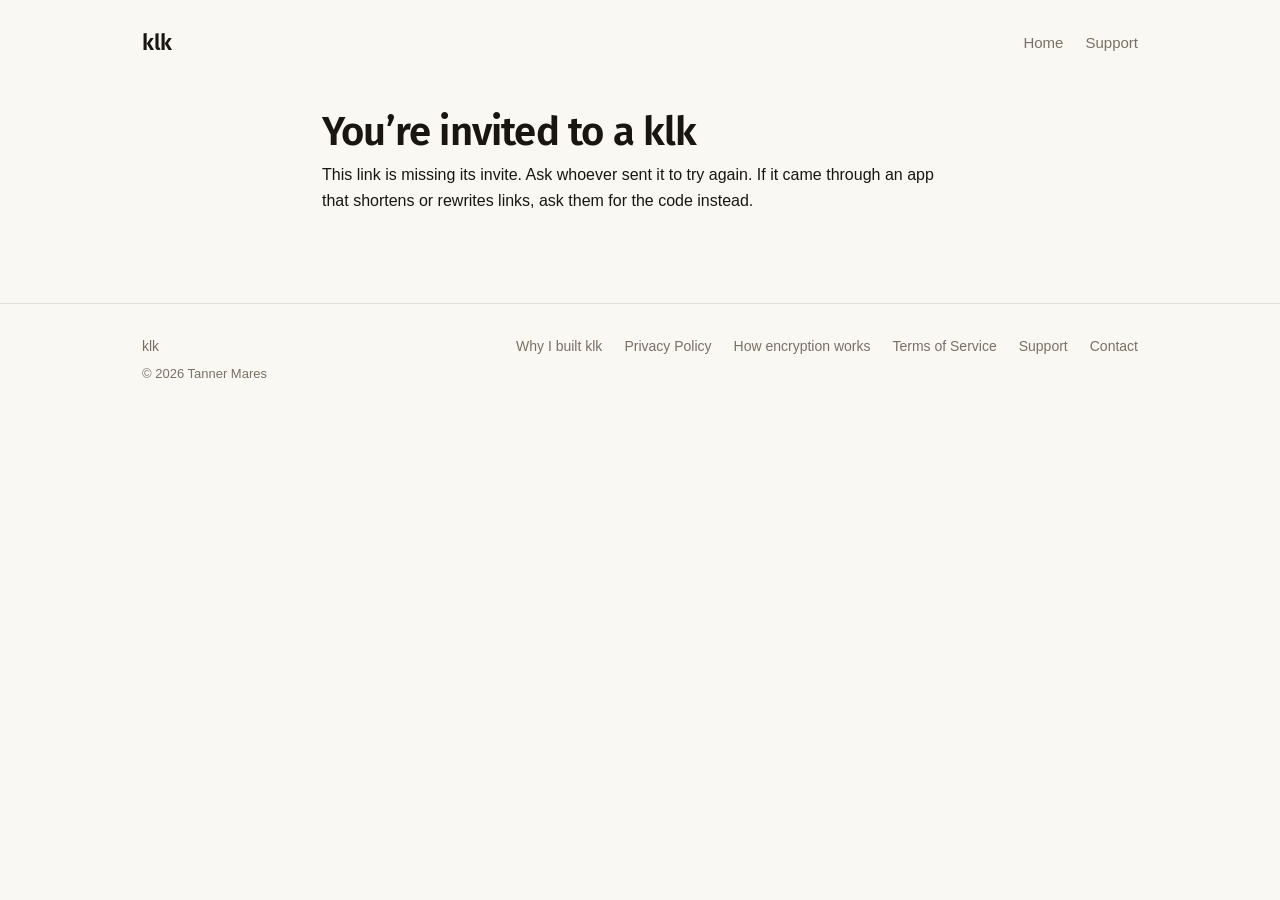
<file: join.html>
<!doctype html>
<html lang="en">
  <head>
    <meta charset="utf-8" />
    <meta name="viewport" content="width=device-width, initial-scale=1" />
    <!-- The invite (token and key) lives only in this page's URL fragment, which
         browsers never send to a server. Belt and braces: no referrer either. -->
    <meta name="referrer" content="no-referrer" />
    <meta name="robots" content="noindex" />
    <title>You’re invited | klk</title>
    <meta
      name="description"
      content="You’ve been invited to a klk, a small, private group for sharing photos and videos with people you actually know."
    />
    <meta name="theme-color" content="#4f7d66" />
    <meta property="og:type" content="website" />
    <meta property="og:site_name" content="klk" />
    <meta property="og:title" content="You’re invited to a klk" />
    <meta
      property="og:description"
      content="A small, private group for sharing photos and videos with people you actually know."
    />
    <meta property="og:url" content="https://klkapp.com/join" />
    <!-- The app icon rather than the site's marketing card: iOS builds the share
         sheet's preview and the Messages card from the same metadata, and with a
         wide card the sheet shows it as an unreadable thumbnail. A square icon
         reads as klk in both places. -->
    <meta property="og:image" content="https://klkapp.com/assets/app-icon.png" />
    <meta property="og:image:width" content="512" />
    <meta property="og:image:height" content="512" />
    <meta property="og:image:alt" content="The klk app icon." />
    <meta name="twitter:card" content="summary" />
    <meta name="twitter:title" content="You’re invited to a klk" />
    <meta
      name="twitter:description"
      content="A small, private group for sharing photos and videos with people you actually know."
    />
    <meta name="twitter:image" content="https://klkapp.com/assets/app-icon.png" />
    <link rel="icon" href="favicon.svg" type="image/svg+xml" />
    <!-- The share sheet and Messages take a link's icon from here. -->
    <link rel="apple-touch-icon" href="apple-touch-icon.png" />
    <link rel="preconnect" href="https://fonts.googleapis.com" />
    <link rel="preconnect" href="https://fonts.gstatic.com" crossorigin />
    <link
      href="https://fonts.googleapis.com/css2?family=Fira+Sans:wght@500;600&display=swap"
      rel="stylesheet"
    />
    <link rel="stylesheet" href="styles.css" />
  </head>
  <body>
    <header class="site-head">
      <div class="wrap">
        <a class="wordmark" href="./">klk</a>
        <nav>
          <a href="./">Home</a>
          <a href="support.html">Support</a>
        </nav>
      </div>
    </header>

    <main class="doc">
      <div class="wrap narrow">
        <h1>You’re invited to a klk</h1>

        <div id="invite" hidden>
          <p>
            Someone invited you to their klk. A klk is a small, private group for sharing
            photos and videos with people you actually know.
          </p>
          <div class="cta-row">
            <a class="btn" id="open" href="#">Open in klk</a>
            <a class="btn outline" id="get" href="https://apps.apple.com/app/id6790554858">Get klk</a>
          </div>

          <h2>Or paste the code</h2>
          <p>Open klk, tap <strong>Join with an invite</strong>, and paste this:</p>
          <div class="invite-code">
            <code id="code"></code>
            <button class="btn outline" id="copy" type="button">Copy</button>
          </div>
          <p class="muted">
            An invite works once and expires after a week. If klk says it’s been used or
            expired, ask for a new one.
          </p>
        </div>

        <div id="missing" hidden>
          <p>
            This link is missing its invite. Ask whoever sent it to try again. If it came
            through an app that shortens or rewrites links, ask them for the code instead.
          </p>
        </div>

        <noscript>
          <p>
            Open this link on your phone with klk installed, or ask whoever invited you
            for the invite code to paste into klk.
          </p>
        </noscript>
      </div>
    </main>

    <footer class="site-foot">
      <div class="wrap">
        <div>
          <span>klk</span>
          <p class="copyright">© 2026 Tanner Mares</p>
        </div>
        <nav>
          <a href="why.html">Why I built klk</a>
          <a href="privacy.html">Privacy Policy</a>
          <a href="encryption.html">How encryption works</a>
          <a href="terms.html">Terms of Service</a>
          <a href="support.html">Support</a>
          <a href="mailto:support@klkapp.com">Contact</a>
        </nav>
      </div>
    </footer>

    <script>
      // With klk installed, iOS and Android open the app straight from the link and
      // this page never loads. It loads when klk isn't installed, or the link was
      // opened in a browser.
      //
      // The invite is <token>.<key> in the fragment. Read it once, then take it out
      // of the address bar so it doesn't linger in history, bookmarks or a
      // screenshot. It never leaves this page except into klk itself.
      ;(function () {
        var raw = location.hash.slice(1)
        try {
          raw = decodeURIComponent(raw)
        } catch (e) {}
        var match = raw.match(/^([A-Za-z0-9_-]+)\.([A-Za-z0-9+/=]+)$/)
        if (location.hash) history.replaceState(null, '', location.pathname)

        if (!match) {
          document.getElementById('missing').hidden = false
          return
        }

        var code = match[1] + '.' + match[2]
        document.getElementById('invite').hidden = false
        document.getElementById('open').href = 'klk://join/' + match[1] + '#' + match[2]
        document.getElementById('code').textContent = code

        // Default is the App Store; Android goes to Play. Anything else (a desktop
        // browser) keeps the App Store link, since it can't install either.
        if (/Android/i.test(navigator.userAgent)) {
          document.getElementById('get').href =
            'https://play.google.com/store/apps/details?id=com.tannermares.klk'
        }

        var copy = document.getElementById('copy')
        copy.addEventListener('click', function () {
          if (!navigator.clipboard) return
          navigator.clipboard.writeText(code).then(function () {
            copy.textContent = 'Copied'
          })
        })
      })()
    </script>
  </body>
</html>
</file>
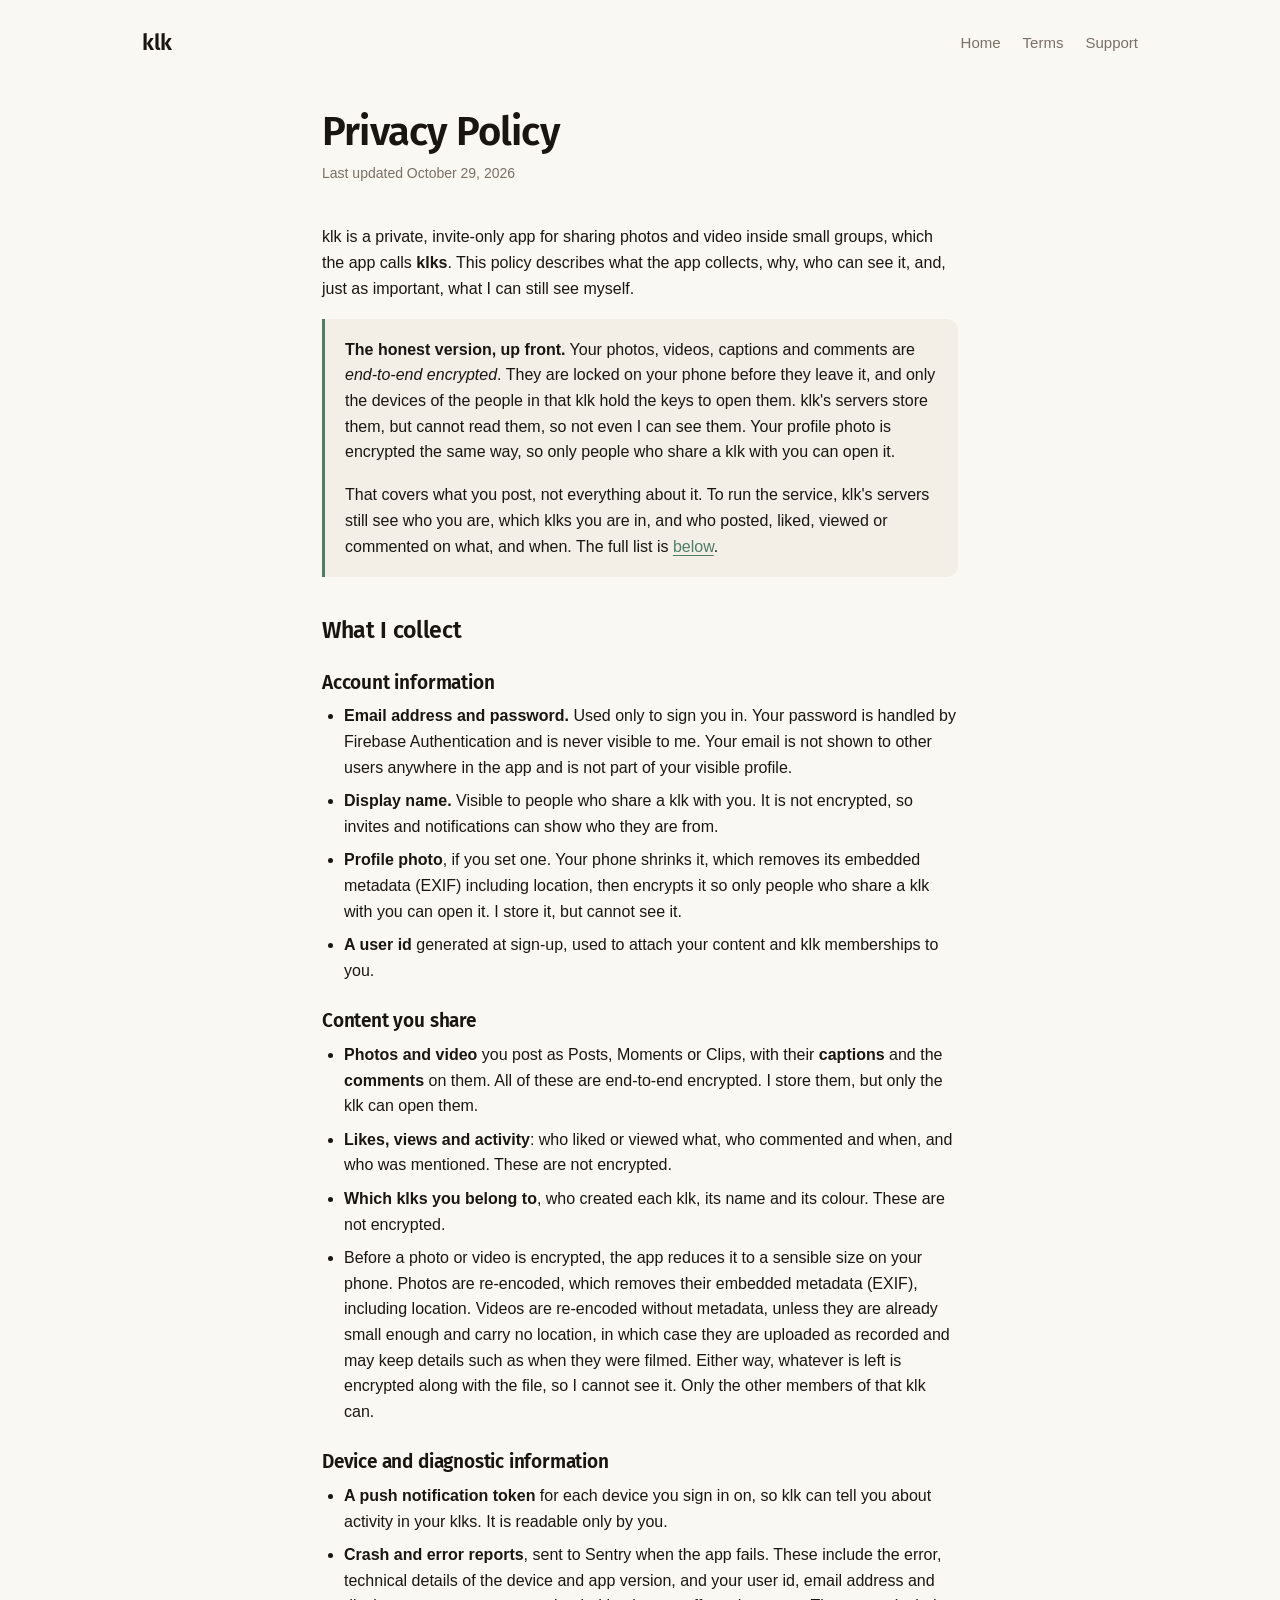
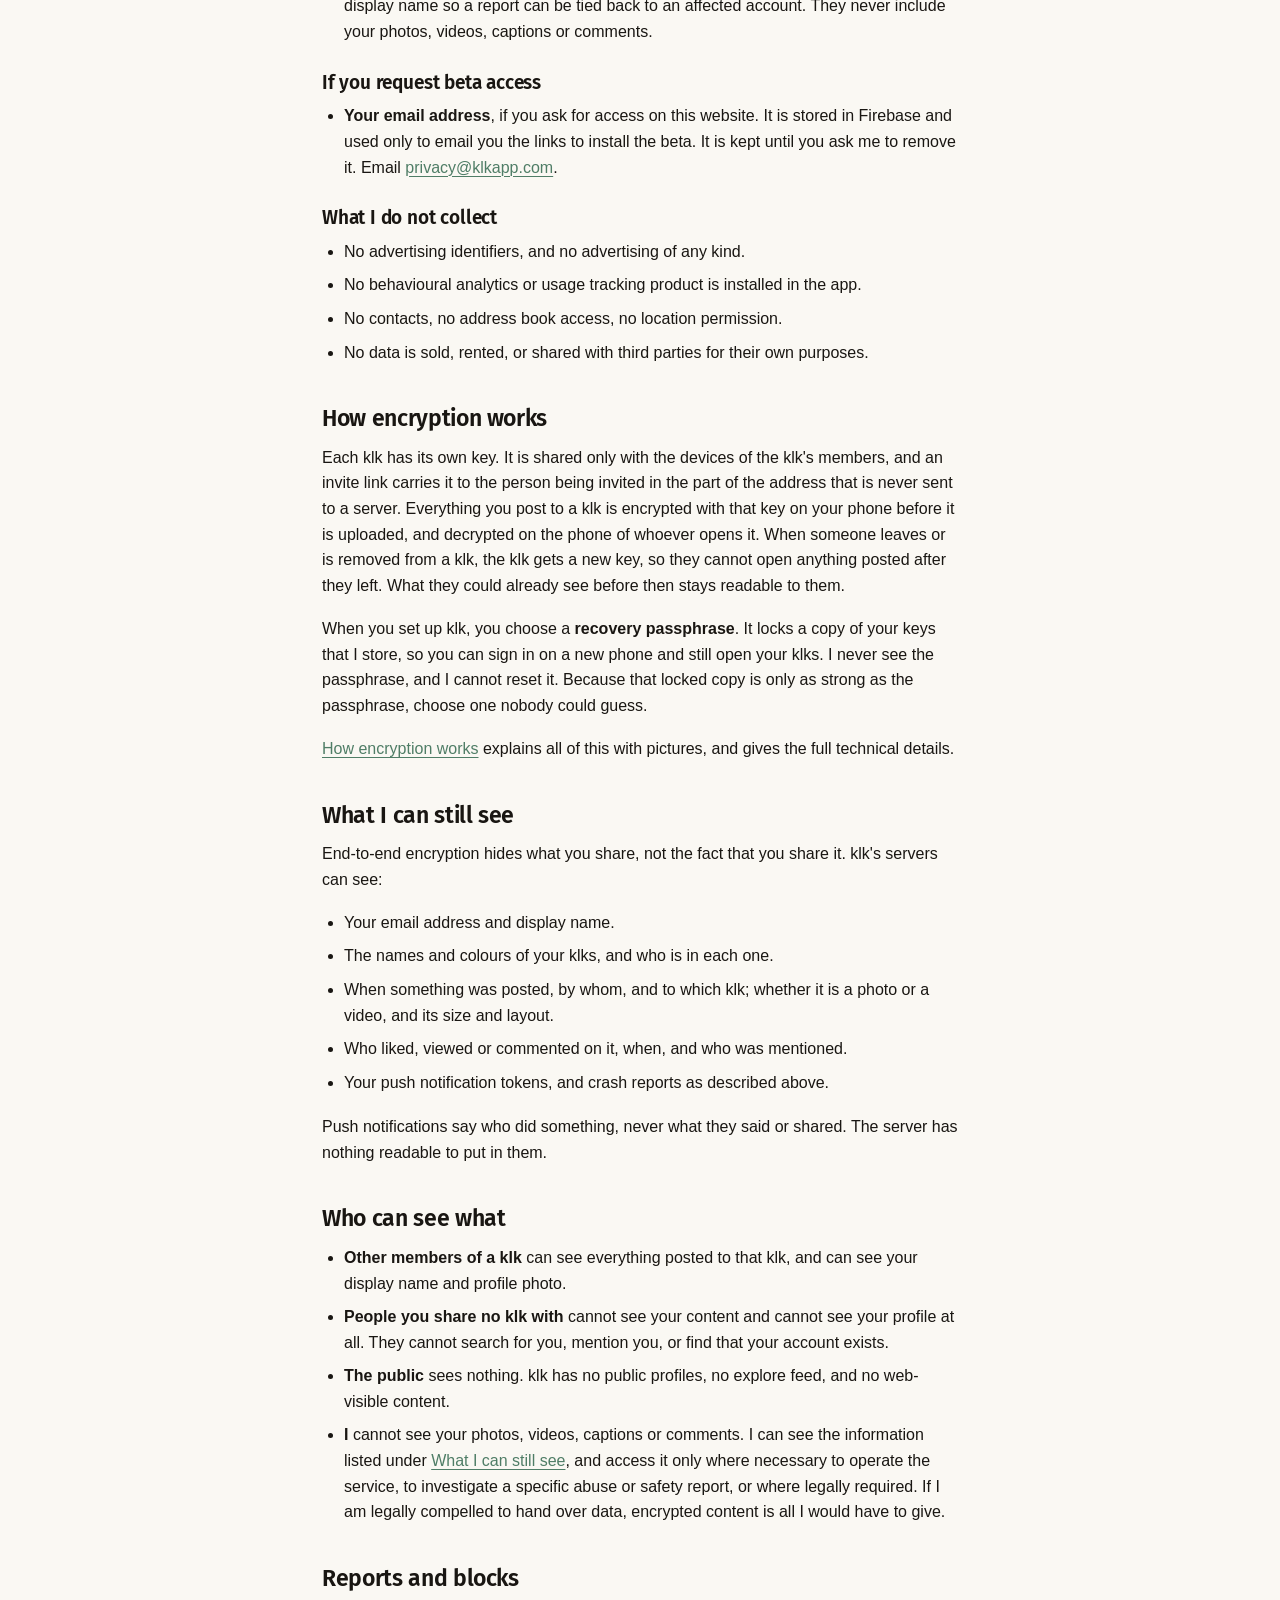
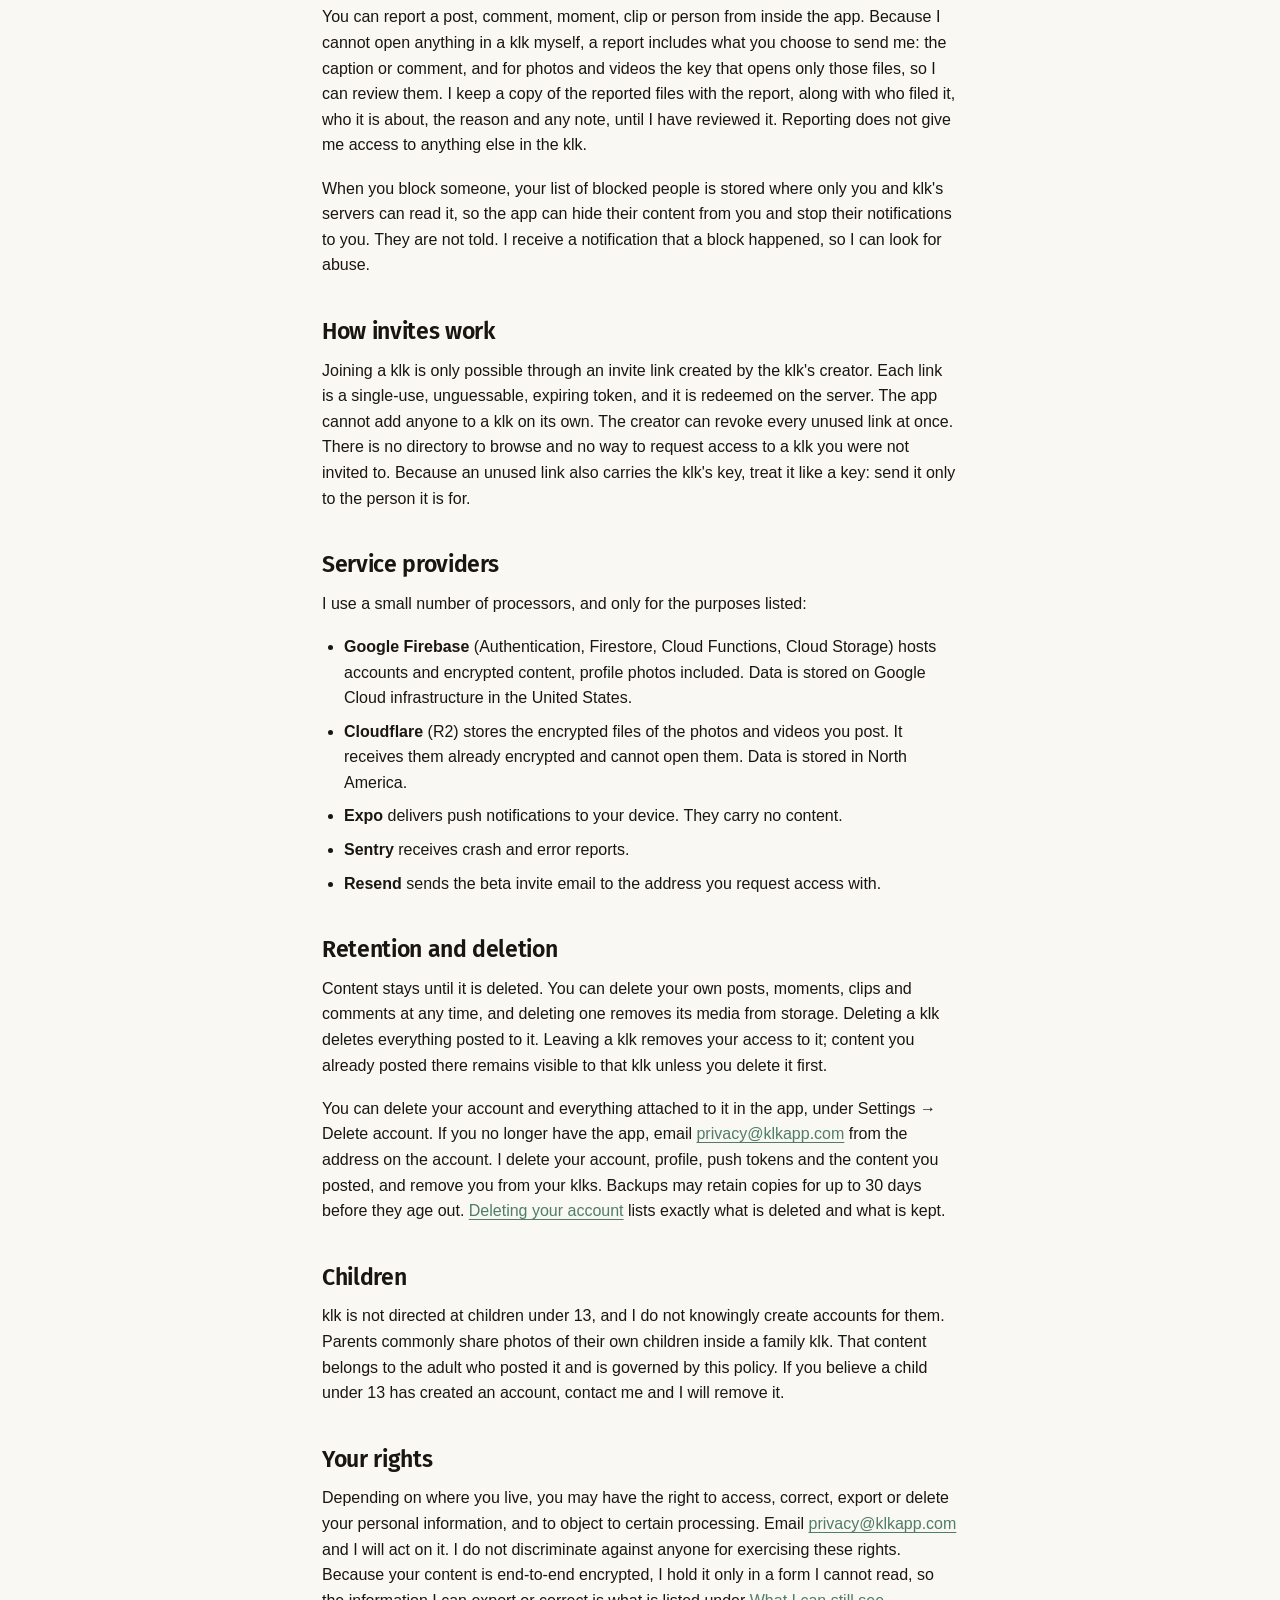
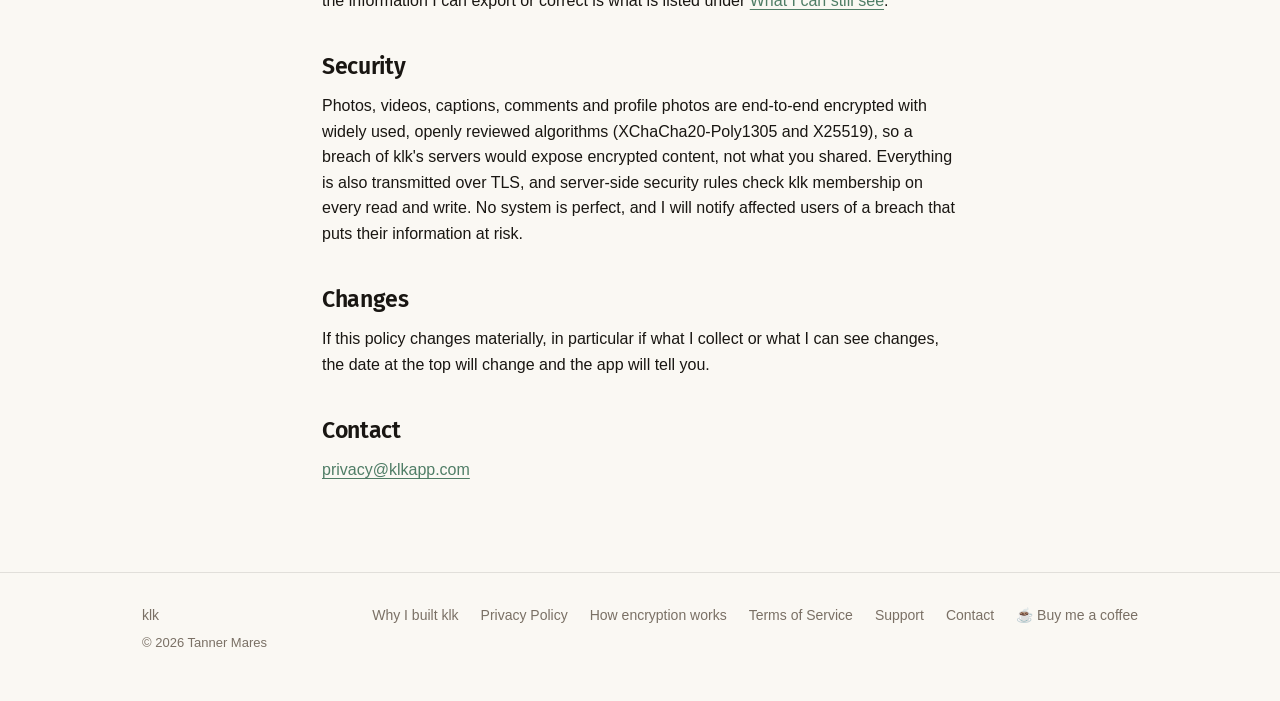
<file: privacy.html>
<!doctype html>
<html lang="en">
  <head>
    <meta charset="utf-8" />
    <meta name="viewport" content="width=device-width, initial-scale=1" />
    <title>Privacy Policy | klk</title>
    <meta
      name="description"
      content="What klk collects, why, who can see it, and what I can and cannot see myself."
    />
    <meta name="theme-color" content="#4f7d66" />
    <meta property="og:type" content="article" />
    <meta property="og:site_name" content="klk" />
    <meta property="og:title" content="Privacy Policy | klk" />
    <meta
      property="og:description"
      content="What klk collects, why, who can see it, and what I can and cannot see myself."
    />
    <meta property="og:url" content="https://klkapp.com/privacy.html" />
    <meta property="og:image" content="https://klkapp.com/assets/og-image.png" />
    <meta property="og:image:width" content="2400" />
    <meta property="og:image:height" content="1260" />
    <meta
      property="og:image:alt"
      content="klk, a private, invite-only place for photos and video, shown with a list of klks: Family, Cabin trip, Book club."
    />
    <meta name="twitter:card" content="summary_large_image" />
    <meta name="twitter:title" content="Privacy Policy | klk" />
    <meta
      name="twitter:description"
      content="What klk collects, why, who can see it, and what I can and cannot see myself."
    />
    <meta name="twitter:image" content="https://klkapp.com/assets/og-image.png" />
    <link rel="icon" href="favicon.svg" type="image/svg+xml" />
    <link rel="preconnect" href="https://fonts.googleapis.com" />
    <link rel="preconnect" href="https://fonts.gstatic.com" crossorigin />
    <link
      href="https://fonts.googleapis.com/css2?family=Fira+Sans:wght@500;600&display=swap"
      rel="stylesheet"
    />
    <link rel="stylesheet" href="styles.css" />
  </head>
  <body>
    <header class="site-head">
      <div class="wrap">
        <a class="wordmark" href="./">klk</a>
        <nav>
          <a href="./">Home</a>
          <a href="terms.html">Terms</a>
          <a href="support.html">Support</a>
        </nav>
      </div>
    </header>

    <main class="doc">
      <div class="wrap narrow">
        <h1>Privacy Policy</h1>
        <p class="updated">Last updated October 29, 2026</p>

        <p>
          klk is a private, invite-only app for sharing photos and video inside small
          groups, which the app calls <strong>klks</strong>. This policy describes what
          the app collects, why, who can see it, and, just as important, what I can still see myself.
        </p>

        <div class="callout">
          <p>
            <strong>The honest version, up front.</strong> Your photos, videos, captions
            and comments are <em>end-to-end encrypted</em>. They are locked on your phone
            before they leave it, and only the devices of the people in that klk hold the
            keys to open them. klk's servers store them, but cannot read them, so not even I can see them. Your profile photo is encrypted the same way, so only people who
            share a klk with you can open it.
          </p>
          <p>
            That covers what you post, not everything about it. To run the service, klk's servers still see who you are, which klks you are in, and who posted, liked,
            viewed or commented on what, and when. The full list is
            <a href="#what-we-can-see">below</a>.
          </p>
        </div>

        <h2>What I collect</h2>

        <h3>Account information</h3>
        <ul>
          <li>
            <strong>Email address and password.</strong> Used only to sign you in. Your
            password is handled by Firebase Authentication and is never visible to me. Your
            email is not shown to other users anywhere in the app and is not part of your
            visible profile.
          </li>
          <li>
            <strong>Display name.</strong> Visible to people who share a klk with you. It
            is not encrypted, so invites and notifications can show who they are from.
          </li>
          <li>
            <strong>Profile photo</strong>, if you set one. Your phone shrinks it, which
            removes its embedded metadata (EXIF) including location, then encrypts it so
            only people who share a klk with you can open it. I store it, but cannot see it.
          </li>
          <li>
            <strong>A user id</strong> generated at sign-up, used to attach your content
            and klk memberships to you.
          </li>
        </ul>

        <h3>Content you share</h3>
        <ul>
          <li>
            <strong>Photos and video</strong> you post as Posts, Moments or Clips, with their
            <strong>captions</strong> and the <strong>comments</strong> on them. All of these
            are end-to-end encrypted. I store them, but only the klk can open them.
          </li>
          <li>
            <strong>Likes, views and activity</strong>: who liked or viewed what, who
            commented and when, and who was mentioned. These are not encrypted.
          </li>
          <li>
            <strong>Which klks you belong to</strong>, who created each klk, its name and
            its colour. These are not encrypted.
          </li>
          <li>
            Before a photo or video is encrypted, the app reduces it to a sensible size on
            your phone. Photos are re-encoded, which removes their embedded metadata (EXIF),
            including location. Videos are re-encoded without metadata, unless they are
            already small enough and carry no location, in which case they are uploaded as
            recorded and may keep details such as when they were filmed. Either way, whatever
            is left is encrypted along with the file, so I cannot see it. Only the other members of that klk can.
          </li>
        </ul>

        <h3>Device and diagnostic information</h3>
        <ul>
          <li>
            <strong>A push notification token</strong> for each device you sign in on, so
            klk can tell you about activity in your klks. It is readable only by you.
          </li>
          <li>
            <strong>Crash and error reports</strong>, sent to Sentry when the app fails.
            These include the error, technical details of the device and app version, and
            your user id, email address and display name so a report can be tied back to an
            affected account. They never include your photos, videos, captions or comments.
          </li>
        </ul>

        <h3>If you request beta access</h3>
        <ul>
          <li>
            <strong>Your email address</strong>, if you ask for access on this website. It
            is stored in Firebase and used only to email you the links to install the
            beta. It is kept until you ask me to remove it. Email
            <a href="mailto:privacy@klkapp.com">privacy@klkapp.com</a>.
          </li>
        </ul>

        <h3>What I do not collect</h3>
        <ul>
          <li>No advertising identifiers, and no advertising of any kind.</li>
          <li>No behavioural analytics or usage tracking product is installed in the app.</li>
          <li>No contacts, no address book access, no location permission.</li>
          <li>No data is sold, rented, or shared with third parties for their own purposes.</li>
        </ul>

        <h2>How encryption works</h2>
        <p>
          Each klk has its own key. It is shared only with the devices of the klk's members,
          and an invite link carries it to the person being invited in the part of the
          address that is never sent to a server. Everything you post to a klk is encrypted
          with that key on your phone before it is uploaded, and decrypted on the phone of
          whoever opens it. When someone leaves or is removed from a klk, the klk gets a new
          key, so they cannot open anything posted after they left. What they could already
          see before then stays readable to them.
        </p>
        <p>
          When you set up klk, you choose a <strong>recovery passphrase</strong>. It locks a
          copy of your keys that I store, so you can sign in on a new phone and still open
          your klks. I never see the passphrase, and I cannot reset it. Because that locked
          copy is only as strong as the passphrase, choose one nobody could guess.
        </p>
        <p>
          <a href="encryption.html">How encryption works</a> explains all of this with
          pictures, and gives the full technical details.
        </p>

        <h2 id="what-we-can-see">What I can still see</h2>
        <p>
          End-to-end encryption hides what you share, not the fact that you share it. klk's servers can see:
        </p>
        <ul>
          <li>Your email address and display name.</li>
          <li>The names and colours of your klks, and who is in each one.</li>
          <li>
            When something was posted, by whom, and to which klk; whether it is a photo or a
            video, and its size and layout.
          </li>
          <li>Who liked, viewed or commented on it, when, and who was mentioned.</li>
          <li>Your push notification tokens, and crash reports as described above.</li>
        </ul>
        <p>
          Push notifications say who did something, never what they said or shared. The server has nothing readable to put in them.
        </p>

        <h2>Who can see what</h2>
        <ul>
          <li>
            <strong>Other members of a klk</strong> can see everything posted to that klk,
            and can see your display name and profile photo.
          </li>
          <li>
            <strong>People you share no klk with</strong> cannot see your content and
            cannot see your profile at all. They cannot search for you, mention you, or
            find that your account exists.
          </li>
          <li>
            <strong>The public</strong> sees nothing. klk has no public profiles, no
            explore feed, and no web-visible content.
          </li>
          <li>
            <strong>I</strong> cannot see your photos, videos, captions or comments. I can see the information listed under
            <a href="#what-we-can-see">What I can still see</a>, and access it only where
            necessary to operate the service, to investigate a specific abuse or safety
            report, or where legally required. If I am legally compelled to hand over data, encrypted content is all I would have to give.
          </li>
        </ul>

        <h2>Reports and blocks</h2>
        <p>
          You can report a post, comment, moment, clip or person from inside the app.
          Because I cannot open anything in a klk myself, a report includes what you choose to send me: the caption or comment, and for photos and videos the key
          that opens only those files, so I can review them. I keep a copy of the
          reported files with the report, along with who filed it, who it is about, the
          reason and any note, until I have reviewed it. Reporting does not give me access
          to anything else in the klk.
        </p>
        <p>
          When you block someone, your list of blocked people is stored where only you and klk's servers can read it, so the app can hide their content from you and
          stop their notifications to you. They are not told. I receive a notification
          that a block happened, so I can look for abuse.
        </p>

        <h2>How invites work</h2>
        <p>
          Joining a klk is only possible through an invite link created by the klk's creator. Each
          link is a single-use, unguessable, expiring token, and it is redeemed on the server. The app cannot add anyone to a klk on its own. The creator can revoke every unused link at once. There is no directory to browse and
          no way to request access to a klk you were not invited to. Because an unused link
          also carries the klk's key, treat it like a key: send it only to the person it is
          for.
        </p>

        <h2>Service providers</h2>
        <p>I use a small number of processors, and only for the purposes listed:</p>
        <ul>
          <li>
            <strong>Google Firebase</strong> (Authentication, Firestore, Cloud Functions,
            Cloud Storage) hosts accounts and encrypted content, profile photos
            included. Data is stored on Google Cloud infrastructure in the United States.
          </li>
          <li>
            <strong>Cloudflare</strong> (R2) stores the encrypted files of the photos and
            videos you post. It receives them already encrypted and cannot open them. Data
            is stored in North America.
          </li>
          <li>
            <strong>Expo</strong> delivers push notifications to your device. They carry
            no content.
          </li>
          <li>
            <strong>Sentry</strong> receives crash and error reports.
          </li>
          <li>
            <strong>Resend</strong> sends the beta invite email to the address you
            request access with.
          </li>
        </ul>

        <h2>Retention and deletion</h2>
        <p>
          Content stays until it is deleted. You can delete your own posts, moments, clips
          and comments at any time, and deleting one removes its media from storage.
          Deleting a klk deletes everything posted to it. Leaving a klk removes your access
          to it; content you already posted there remains visible to that klk unless you
          delete it first.
        </p>
        <p>
          You can delete your account and everything attached to it in the app, under
          Settings → Delete account. If you no longer have the app, email
          <a href="mailto:privacy@klkapp.com">privacy@klkapp.com</a> from the address on
          the account. I delete your account, profile, push tokens and the content you
          posted, and remove you from your klks. Backups may retain copies for up to 30
          days before they age out. <a href="delete-account.html">Deleting your
          account</a> lists exactly what is deleted and what is kept.
        </p>

        <h2>Children</h2>
        <p>
          klk is not directed at children under 13, and I do not knowingly create accounts for them. Parents commonly share photos of their own children inside a family klk. That content belongs to the adult who posted it and is governed by this policy. If
          you believe a child under 13 has created an account, contact me and I will remove it.
        </p>

        <h2>Your rights</h2>
        <p>
          Depending on where you live, you may have the right to access, correct, export or
          delete your personal information, and to object to certain processing. Email
          <a href="mailto:privacy@klkapp.com">privacy@klkapp.com</a> and I will act on it. I do not discriminate against anyone for exercising these rights.
          Because your content is end-to-end encrypted, I hold it only in a form I cannot read, so the information I can export or correct is what is listed under
          <a href="#what-we-can-see">What I can still see</a>.
        </p>

        <h2>Security</h2>
        <p>
          Photos, videos, captions, comments and profile photos are end-to-end encrypted
          with widely used, openly reviewed algorithms (XChaCha20-Poly1305 and X25519), so
          a breach of klk's servers would expose encrypted content, not what you shared.
          Everything is also transmitted over TLS, and server-side security rules check klk
          membership on every read and write. No system is perfect, and I will notify affected
          users of a breach that puts their information at risk.
        </p>

        <h2>Changes</h2>
        <p>
          If this policy changes materially, in particular if what I collect or what I can see changes, the date at the top will change and the app will tell you.
        </p>

        <h2>Contact</h2>
        <p>
          <a href="mailto:privacy@klkapp.com">privacy@klkapp.com</a>
        </p>
      </div>
    </main>

    <footer class="site-foot">
      <div class="wrap">
        <div>
          <span>klk</span>
          <p class="copyright">© 2026 Tanner Mares</p>
        </div>
        <nav>
          <a href="why.html">Why I built klk</a>
          <a href="privacy.html">Privacy Policy</a>
          <a href="encryption.html">How encryption works</a>
          <a href="terms.html">Terms of Service</a>
          <a href="support.html">Support</a>
          <a href="mailto:support@klkapp.com">Contact</a>
          <a href="https://buymeacoffee.com/tannermares" target="_blank" rel="noopener noreferrer">☕ Buy me a coffee</a>
        </nav>
      </div>
    </footer>
  </body>
</html>
</file>
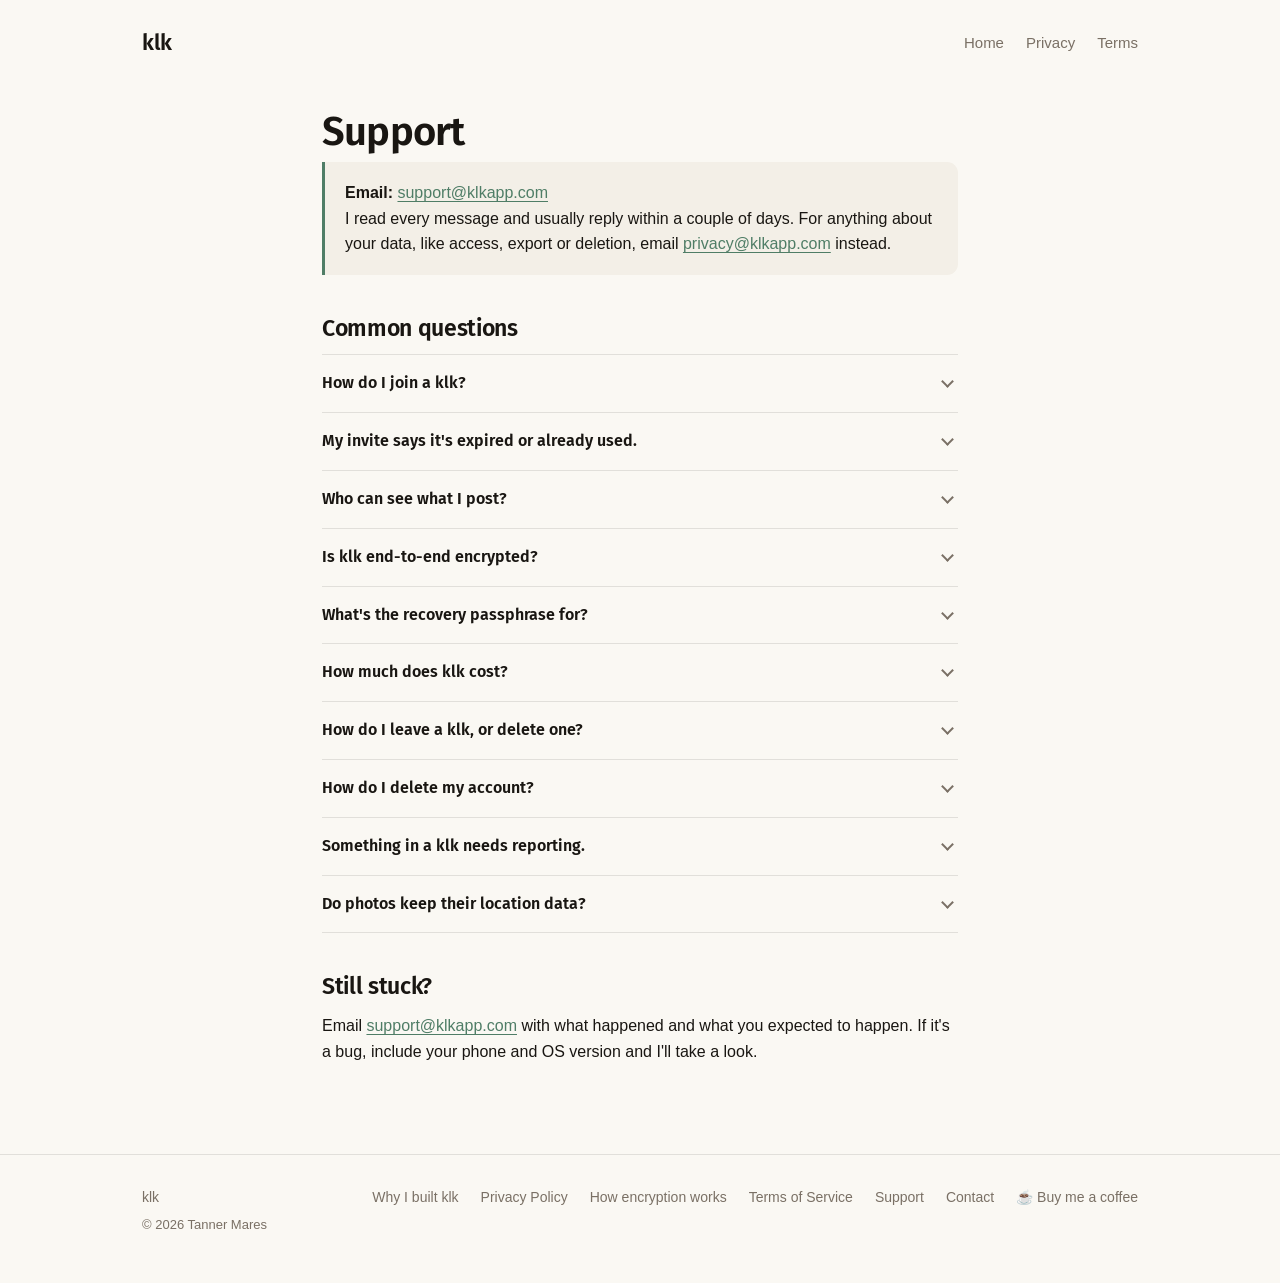
<file: support.html>
<!doctype html>
<html lang="en">
  <head>
    <meta charset="utf-8" />
    <meta name="viewport" content="width=device-width, initial-scale=1" />
    <title>Support | klk</title>
    <meta
      name="description"
      content="Get help with klk. Answers to common questions about klks, invites and privacy, and how to reach me."
    />
    <meta name="theme-color" content="#4f7d66" />
    <meta property="og:type" content="website" />
    <meta property="og:site_name" content="klk" />
    <meta property="og:title" content="Support | klk" />
    <meta
      property="og:description"
      content="Answers to common questions about klk, plus how to reach me."
    />
    <meta property="og:url" content="https://klkapp.com/support.html" />
    <meta property="og:image" content="https://klkapp.com/assets/og-image.png" />
    <meta property="og:image:width" content="2400" />
    <meta property="og:image:height" content="1260" />
    <meta
      property="og:image:alt"
      content="klk, a private, invite-only place for photos and video, shown with a list of klks: Family, Cabin trip, Book club."
    />
    <meta name="twitter:card" content="summary_large_image" />
    <meta name="twitter:title" content="Support | klk" />
    <meta
      name="twitter:description"
      content="Answers to common questions about klk, plus how to reach me."
    />
    <meta name="twitter:image" content="https://klkapp.com/assets/og-image.png" />
    <link rel="icon" href="favicon.svg" type="image/svg+xml" />
    <link rel="preconnect" href="https://fonts.googleapis.com" />
    <link rel="preconnect" href="https://fonts.gstatic.com" crossorigin />
    <link
      href="https://fonts.googleapis.com/css2?family=Fira+Sans:wght@500;600&display=swap"
      rel="stylesheet"
    />
    <link rel="stylesheet" href="styles.css" />
  </head>
  <body>
    <header class="site-head">
      <div class="wrap">
        <a class="wordmark" href="./">klk</a>
        <nav>
          <a href="./">Home</a>
          <a href="privacy.html">Privacy</a>
          <a href="terms.html">Terms</a>
        </nav>
      </div>
    </header>

    <main class="doc">
      <div class="wrap narrow">
        <h1>Support</h1>

        <div class="callout">
          <p>
            <strong>Email:</strong>
            <a href="mailto:support@klkapp.com">support@klkapp.com</a><br />
            I read every message and usually reply within a couple of days. For anything
            about your data, like access, export or deletion, email
            <a href="mailto:privacy@klkapp.com">privacy@klkapp.com</a> instead.
          </p>
        </div>

        <h2>Common questions</h2>
        <div class="faq">
          <details>
            <summary>How do I join a klk?</summary>
            <div class="answer">
              <p>
                You need an invite from the person who made it. Each invite works once, so
                it's good for exactly one person. There's no directory of klks to browse,
                and no way to ask your way into one you weren't invited to.
              </p>
            </div>
          </details>
          <details>
            <summary>My invite says it's expired or already used.</summary>
            <div class="answer">
              <p>
                Ask whoever invited you for a new one. An invite works once and expires
                after a week. If someone else opened it first, or it sat around too long,
                it stops working on purpose.
              </p>
            </div>
          </details>
          <details>
            <summary>Who can see what I post?</summary>
            <div class="answer">
              <p>
                Only the people in the klk you posted it to. People you don't share a klk
                with can't see your posts, or even find out you have an account. There are
                no public profiles, no explore feed, and nothing on the web. Not even I can
                see what you post. The <a href="privacy.html">privacy policy</a> has the
                full picture, including what the server can still see.
              </p>
            </div>
          </details>
          <details>
            <summary>Is klk end-to-end encrypted?</summary>
            <div class="answer">
              <p>
                Yes. Photos, videos, captions, comments and profile photos are encrypted on
                your phone before they're uploaded, and only the phones of the people in
                that klk can open them. Not even I can see them.
              </p>
              <p>
                What isn't encrypted is what klk needs to work: names, klk names, and who
                posted, liked or commented when. The
                <a href="privacy.html#what-we-can-see">privacy policy</a> lists all of it,
                and <a href="encryption.html">How encryption works</a> explains how it's
                done.
              </p>
            </div>
          </details>
          <details>
            <summary>What's the recovery passphrase for?</summary>
            <div class="answer">
              <p>
                It unlocks your klks when you sign in on a new phone. Your keys never leave
                your phone unlocked, so the passphrase is how a new phone gets to open what
                your old one could. I never see it and can't reset it. If you lose it, I
                can't get you back in, so keep it somewhere safe, like a password manager.
              </p>
            </div>
          </details>
          <details>
            <summary>How much does klk cost?</summary>
            <div class="answer">
              <p>
                It's free. There are no ads and nothing is sold.
              </p>
            </div>
          </details>
          <details>
            <summary>How do I leave a klk, or delete one?</summary>
            <div class="answer">
              <p>
                You can leave any klk whenever you want. What you already posted there
                stays in that klk, so delete anything you want gone before you leave. The
                person who made a klk can remove people or delete the whole klk, which
                deletes everything posted to it.
              </p>
            </div>
          </details>
          <details>
            <summary>How do I delete my account?</summary>
            <div class="answer">
              <p>
                In the app, go to your profile, then <strong>Settings</strong>, then
                <strong>Delete account</strong>. It deletes your account, your profile and
                everything you posted, and takes you out of your klks.
                <a href="delete-account.html">Deleting your account</a> has the full list
                of what's deleted and what's kept, and how to do it if you don't have the
                app anymore.
              </p>
            </div>
          </details>
          <details>
            <summary>Something in a klk needs reporting.</summary>
            <div class="answer">
              <p>
                Tap the <strong>…</strong> on a post, clip, moment or profile, or press and
                hold a comment, and choose <strong>Report</strong>. Since everything is
                end-to-end encrypted, a report sends me only the thing you're reporting and
                nothing else in the klk. I review reports within 24 hours, and I may remove
                the content and suspend the accounts involved when it breaks the
                <a href="terms.html">terms</a> or the law.
              </p>
              <p>
                From the same menu you can <strong>Block</strong> someone. You stop seeing
                their posts, comments and moments, you stop getting notifications from
                them, and they aren't told. You can unblock them any time in Settings →
                Blocked people. You can also email
                <a href="mailto:support@klkapp.com">support@klkapp.com</a>.
              </p>
            </div>
          </details>
          <details>
            <summary>Do photos keep their location data?</summary>
            <div class="answer">
              <p>
                No. Before anything is encrypted, your phone re-encodes photos, which strips
                their EXIF data, location included. Videos are re-encoded without metadata
                too, unless they're already small and have no location, in which case
                they're uploaded as recorded. Either way, whatever's left is encrypted with
                the file, so only your klk can see it.
              </p>
            </div>
          </details>
        </div>

        <h2>Still stuck?</h2>
        <p>
          Email <a href="mailto:support@klkapp.com">support@klkapp.com</a> with what
          happened and what you expected to happen. If it's a bug, include your phone and
          OS version and I'll take a look.
        </p>
      </div>
    </main>

    <footer class="site-foot">
      <div class="wrap">
        <div>
          <span>klk</span>
          <p class="copyright">© 2026 Tanner Mares</p>
        </div>
        <nav>
          <a href="why.html">Why I built klk</a>
          <a href="privacy.html">Privacy Policy</a>
          <a href="encryption.html">How encryption works</a>
          <a href="terms.html">Terms of Service</a>
          <a href="support.html">Support</a>
          <a href="mailto:support@klkapp.com">Contact</a>
          <a href="https://buymeacoffee.com/tannermares" target="_blank" rel="noopener noreferrer">☕ Buy me a coffee</a>
        </nav>
      </div>
    </footer>
  </body>
</html>
</file>
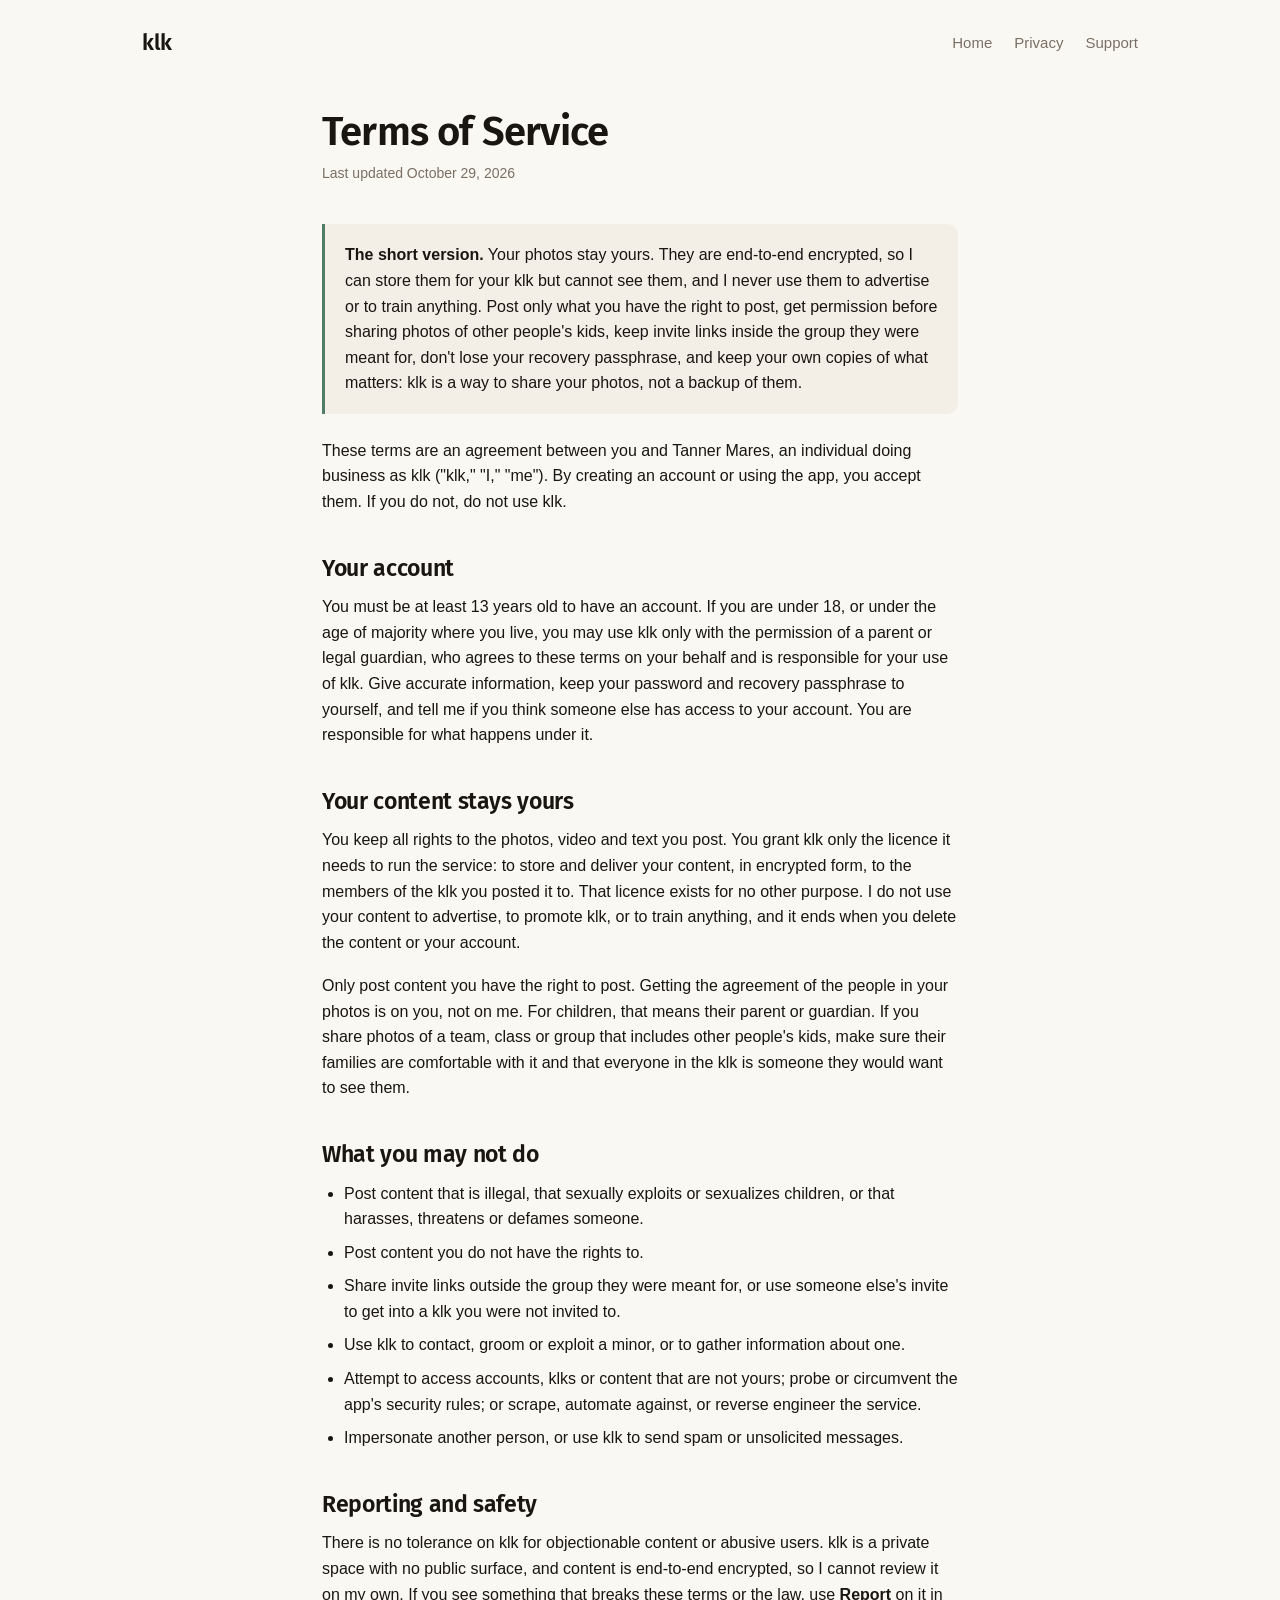
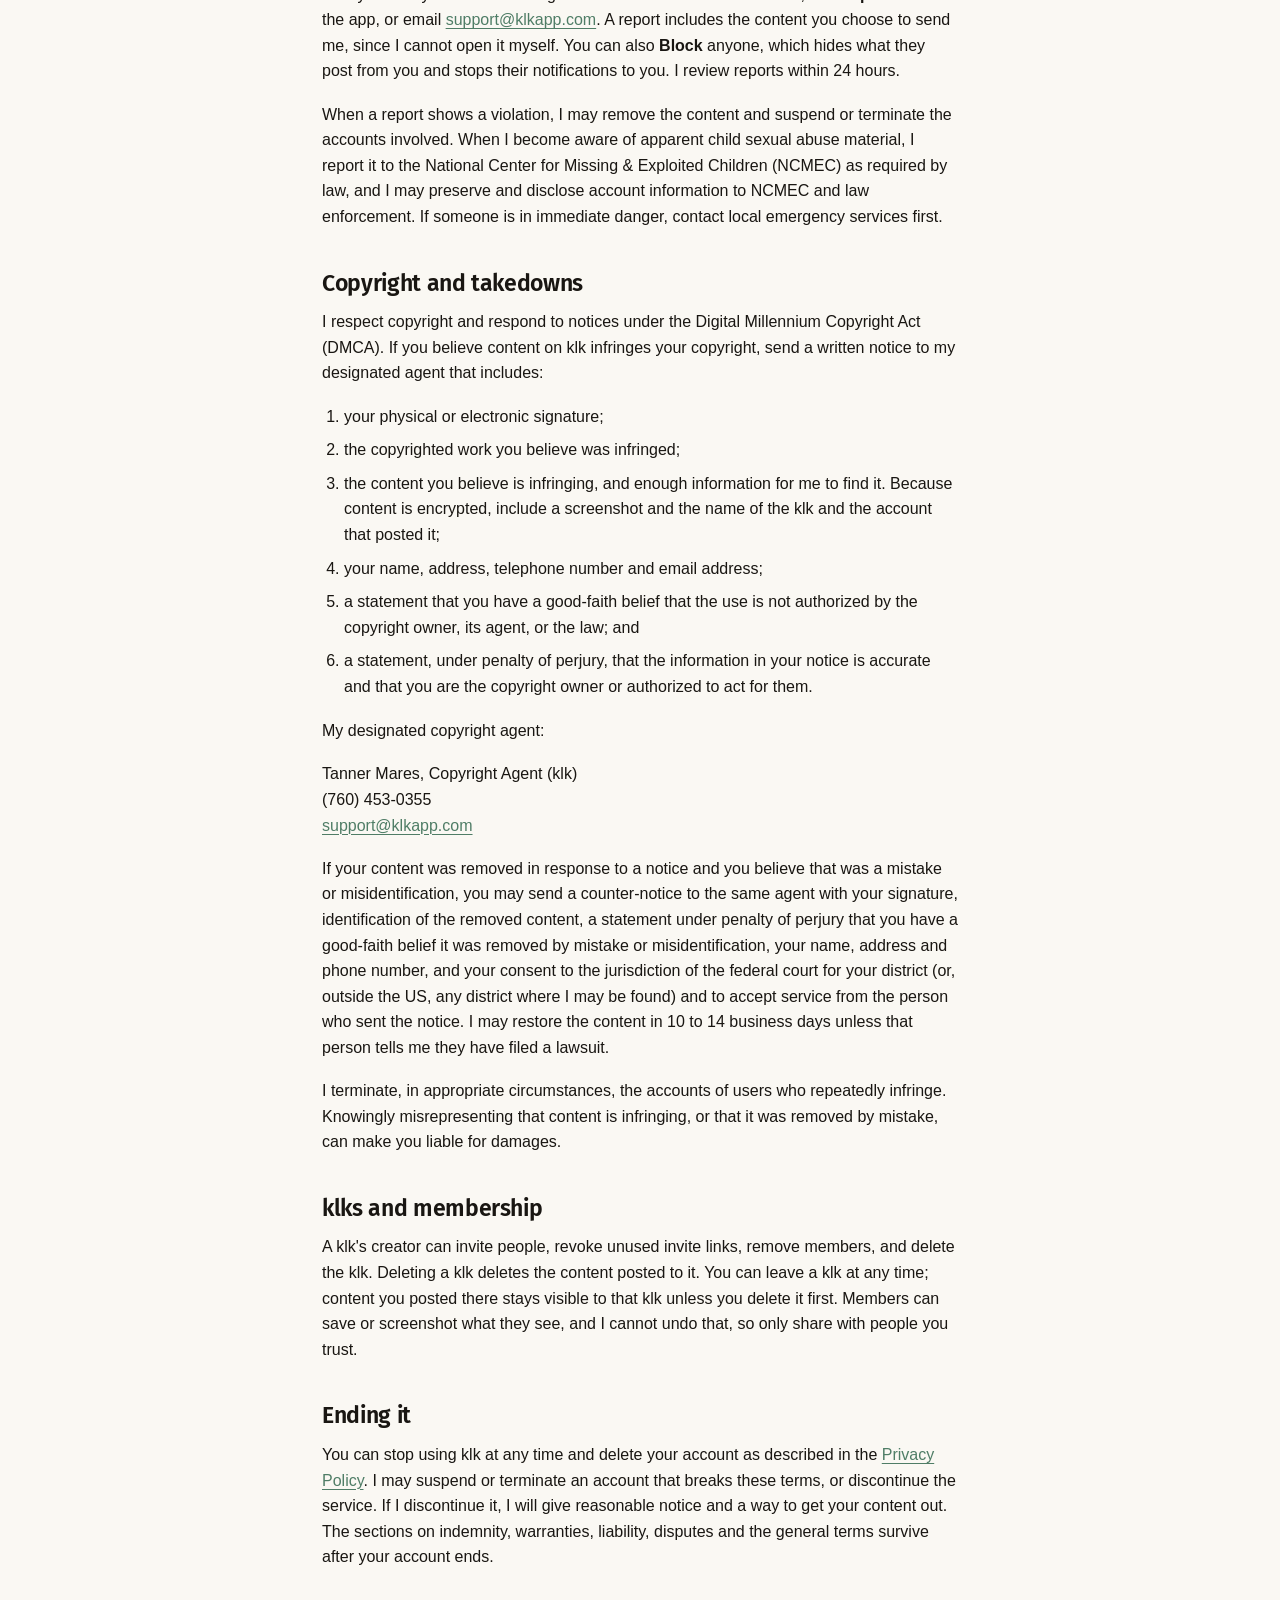
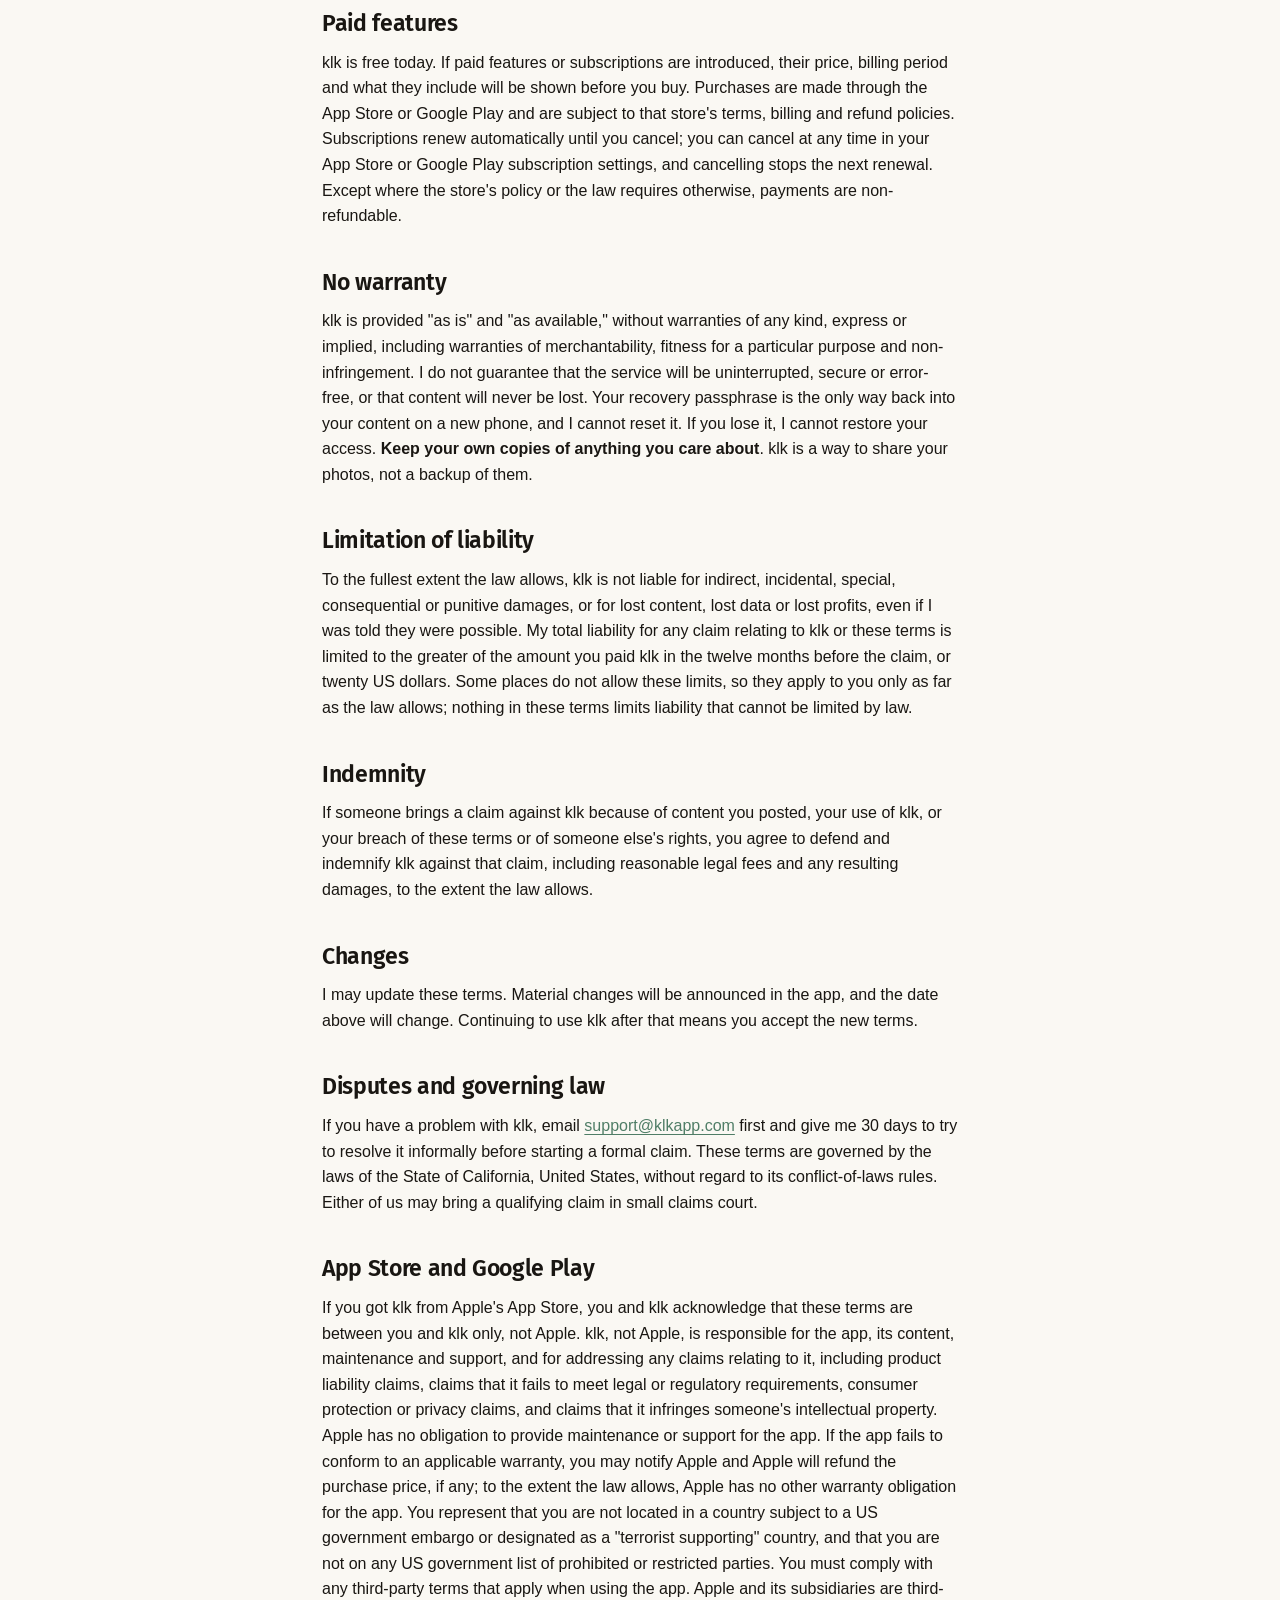
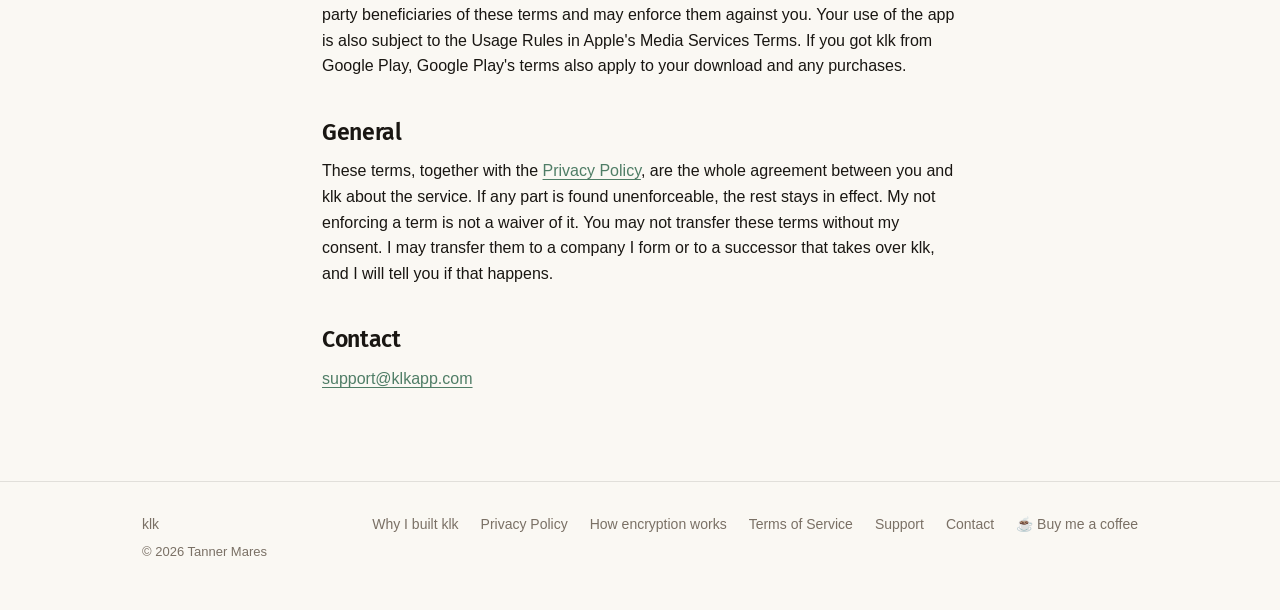
<file: terms.html>
<!doctype html>
<html lang="en">
  <head>
    <meta charset="utf-8" />
    <meta name="viewport" content="width=device-width, initial-scale=1" />
    <title>Terms of Service | klk</title>
    <meta name="description" content="The terms you agree to when you use klk." />
    <meta name="theme-color" content="#4f7d66" />
    <meta property="og:type" content="article" />
    <meta property="og:site_name" content="klk" />
    <meta property="og:title" content="Terms of Service | klk" />
    <meta
      property="og:description"
      content="The terms you agree to when you use klk."
    />
    <meta property="og:url" content="https://klkapp.com/terms.html" />
    <meta property="og:image" content="https://klkapp.com/assets/og-image.png" />
    <meta property="og:image:width" content="2400" />
    <meta property="og:image:height" content="1260" />
    <meta
      property="og:image:alt"
      content="klk, a private, invite-only place for photos and video, shown with a list of klks: Family, Cabin trip, Book club."
    />
    <meta name="twitter:card" content="summary_large_image" />
    <meta name="twitter:title" content="Terms of Service | klk" />
    <meta
      name="twitter:description"
      content="The terms you agree to when you use klk."
    />
    <meta name="twitter:image" content="https://klkapp.com/assets/og-image.png" />
    <link rel="icon" href="favicon.svg" type="image/svg+xml" />
    <link rel="preconnect" href="https://fonts.googleapis.com" />
    <link rel="preconnect" href="https://fonts.gstatic.com" crossorigin />
    <link
      href="https://fonts.googleapis.com/css2?family=Fira+Sans:wght@500;600&display=swap"
      rel="stylesheet"
    />
    <link rel="stylesheet" href="styles.css" />
  </head>
  <body>
    <header class="site-head">
      <div class="wrap">
        <a class="wordmark" href="./">klk</a>
        <nav>
          <a href="./">Home</a>
          <a href="privacy.html">Privacy</a>
          <a href="support.html">Support</a>
        </nav>
      </div>
    </header>

    <main class="doc">
      <div class="wrap narrow">
        <h1>Terms of Service</h1>
        <p class="updated">Last updated October 29, 2026</p>

        <div class="callout">
          <p>
            <strong>The short version.</strong> Your photos stay yours. They are end-to-end encrypted, so I can store them for your klk but cannot see them, and I never use them to advertise or to train anything. Post only what you have the right to post,
            get permission before sharing photos of other people's kids, keep invite links
            inside the group they were meant for, don't lose your recovery passphrase, and
            keep your own copies of what matters: klk is a way to share your photos, not a
            backup of them.
          </p>
        </div>

        <p>
          These terms are an agreement between you and Tanner Mares, an individual doing
          business as klk ("klk," "I," "me"). By creating an account or using the app, you
          accept them. If you do not, do not use klk.
        </p>

        <h2>Your account</h2>
        <p>
          You must be at least 13 years old to have an account. If you are under 18, or under
          the age of majority where you live, you may use klk only with the permission of a
          parent or legal guardian, who agrees to these terms on your behalf and is
          responsible for your use of klk. Give accurate information, keep your password and
          recovery passphrase to yourself, and tell me if you think someone else has access to
          your account. You are responsible for what happens under it.
        </p>

        <h2>Your content stays yours</h2>
        <p>
          You keep all rights to the photos, video and text you post. You grant klk only the
          licence it needs to run the service: to store and deliver your content, in
          encrypted form, to the members of the klk you posted it to. That licence exists for no other purpose. I do not use your content to advertise, to promote klk, or to train anything, and
          it ends when you delete the content or your account.
        </p>
        <p>
          Only post content you have the right to post. Getting the agreement of the people
          in your photos is on you, not on me. For children, that means their parent or
          guardian. If you share photos of a team, class or group that includes other people's
          kids, make sure their families are comfortable with it and that everyone in the klk
          is someone they would want to see them.
        </p>

        <h2>What you may not do</h2>
        <ul>
          <li>
            Post content that is illegal, that sexually exploits or sexualizes children, or
            that harasses, threatens or defames someone.
          </li>
          <li>Post content you do not have the rights to.</li>
          <li>
            Share invite links outside the group they were meant for, or use someone else's
            invite to get into a klk you were not invited to.
          </li>
          <li>
            Use klk to contact, groom or exploit a minor, or to gather information about one.
          </li>
          <li>
            Attempt to access accounts, klks or content that are not yours; probe or
            circumvent the app's security rules; or scrape, automate against, or reverse
            engineer the service.
          </li>
          <li>
            Impersonate another person, or use klk to send spam or unsolicited messages.
          </li>
        </ul>

        <h2>Reporting and safety</h2>
        <p>
          There is no tolerance on klk for objectionable content or abusive users. klk is a
          private space with no public surface, and content is end-to-end encrypted, so I cannot review it on my own. If you see something that breaks these terms or the
          law, use <strong>Report</strong> on it in the app, or email
          <a href="mailto:support@klkapp.com">support@klkapp.com</a>. A report includes
          the content you choose to send me, since I cannot open it myself. You can
          also <strong>Block</strong> anyone, which hides what they post from you and stops
          their notifications to you. I review reports within 24 hours.
        </p>
        <p>
          When a report shows a violation, I may remove the content and suspend or terminate
          the accounts involved. When I become aware of apparent child sexual abuse material, I report it to the National Center for Missing &amp; Exploited Children (NCMEC) as required by law, and I may preserve and disclose account information to NCMEC and
          law enforcement. If someone is in immediate danger, contact local emergency services
          first.
        </p>

        <h2>Copyright and takedowns</h2>
        <p>
          I respect copyright and respond to notices under the Digital Millennium Copyright
          Act (DMCA). If you believe content on klk infringes your copyright, send a written notice to my designated agent that includes:
        </p>
        <ol>
          <li>your physical or electronic signature;</li>
          <li>the copyrighted work you believe was infringed;</li>
          <li>
            the content you believe is infringing, and enough information for me to find it. Because content is encrypted, include a screenshot and the name of the klk and the
            account that posted it;
          </li>
          <li>your name, address, telephone number and email address;</li>
          <li>
            a statement that you have a good-faith belief that the use is not authorized by
            the copyright owner, its agent, or the law; and
          </li>
          <li>
            a statement, under penalty of perjury, that the information in your notice is
            accurate and that you are the copyright owner or authorized to act for them.
          </li>
        </ol>
        <p>My designated copyright agent:</p>
        <p>
          Tanner Mares, Copyright Agent (klk)<br />
          <!-- TODO: add the P.O. box once it is registered with the Copyright Office -->

          (760) 453-0355<br />
          <a href="mailto:support@klkapp.com">support@klkapp.com</a>
        </p>
        <p>
          If your content was removed in response to a notice and you believe that was a
          mistake or misidentification, you may send a counter-notice to the same agent with
          your signature, identification of the removed content, a statement under penalty of
          perjury that you have a good-faith belief it was removed by mistake or
          misidentification, your name, address and phone number, and your consent to the
          jurisdiction of the federal court for your district (or, outside the US, any district where I may be found) and to accept service from the person who sent the
          notice. I may restore the content in 10 to 14 business days unless that person tells me they have filed a lawsuit.
        </p>
        <p>
          I terminate, in appropriate circumstances, the accounts of users who repeatedly
          infringe. Knowingly misrepresenting that content is infringing, or that it was
          removed by mistake, can make you liable for damages.
        </p>

        <h2>klks and membership</h2>
        <p>
          A klk's creator can invite people, revoke unused invite links, remove members, and
          delete the klk. Deleting a klk deletes the content posted to it. You can leave a
          klk at any time; content you posted there stays visible to that klk unless you
          delete it first. Members can save or screenshot what they see, and I cannot undo that, so only share with people you trust.
        </p>

        <h2>Ending it</h2>
        <p>
          You can stop using klk at any time and delete your account as described in the
          <a href="privacy.html">Privacy Policy</a>. I may suspend or terminate an account that breaks these terms, or discontinue the service. If I discontinue it, I will give reasonable notice and a way to get your content out. The sections on
          indemnity, warranties, liability, disputes and the general terms survive after your
          account ends.
        </p>

        <h2>Paid features</h2>
        <p>
          klk is free today. If paid features or subscriptions are introduced, their price,
          billing period and what they include will be shown before you buy. Purchases are
          made through the App Store or Google Play and are subject to that store's terms,
          billing and refund policies. Subscriptions renew automatically until you cancel;
          you can cancel at any time in your App Store or Google Play subscription settings,
          and cancelling stops the next renewal. Except where the store's policy or the law
          requires otherwise, payments are non-refundable.
        </p>

        <h2>No warranty</h2>
        <p>
          klk is provided "as is" and "as available," without warranties of any kind, express
          or implied, including warranties of merchantability, fitness for a particular
          purpose and non-infringement. I do not guarantee that the service will be
          uninterrupted, secure or error-free, or that content will never be lost. Your
          recovery passphrase is the only way back into your content on a new phone, and I cannot reset it. If you lose it, I cannot restore your access.
          <strong>Keep your own copies of anything you care about</strong>. klk is a way to
          share your photos, not a backup of them.
        </p>

        <h2>Limitation of liability</h2>
        <p>
          To the fullest extent the law allows, klk is not liable for indirect, incidental,
          special, consequential or punitive damages, or for lost content, lost data or lost
          profits, even if I was told they were possible. My total liability for any claim
          relating to klk or these terms is limited to the greater of the amount you paid klk
          in the twelve months before the claim, or twenty US dollars. Some places do not
          allow these limits, so they apply to you only as far as the law allows; nothing in
          these terms limits liability that cannot be limited by law.
        </p>

        <h2>Indemnity</h2>
        <p>
          If someone brings a claim against klk because of content you posted, your use of
          klk, or your breach of these terms or of someone else's rights, you agree to defend
          and indemnify klk against that claim, including reasonable legal fees and any
          resulting damages, to the extent the law allows.
        </p>

        <h2>Changes</h2>
        <p>
          I may update these terms. Material changes will be announced in the app, and the
          date above will change. Continuing to use klk after that means you accept the new
          terms.
        </p>

        <h2>Disputes and governing law</h2>
        <p>
          If you have a problem with klk, email
          <a href="mailto:support@klkapp.com">support@klkapp.com</a> first and give me 30 days
          to try to resolve it informally before starting a formal claim. These terms are
          governed by the laws of the State of California, United States, without regard to
          its conflict-of-laws rules. Either of us may bring a qualifying claim in small
          claims court.
        </p>

        <h2>App Store and Google Play</h2>
        <p>
          If you got klk from Apple's App Store, you and klk acknowledge that these terms are
          between you and klk only, not Apple. klk, not Apple, is responsible for the app, its
          content, maintenance and support, and for addressing any claims relating to it, including product liability claims, claims that it fails to meet legal or regulatory
          requirements, consumer protection or privacy claims, and claims that it infringes
          someone's intellectual property. Apple has no obligation to provide maintenance or
          support for the app. If the app fails to conform to an applicable warranty, you may
          notify Apple and Apple will refund the purchase price, if any; to the extent the law
          allows, Apple has no other warranty obligation for the app. You represent that you
          are not located in a country subject to a US government embargo or designated as a
          "terrorist supporting" country, and that you are not on any US government list of
          prohibited or restricted parties. You must comply with any third-party terms that
          apply when using the app. Apple and its subsidiaries are third-party beneficiaries
          of these terms and may enforce them against you. Your use of the app is also subject
          to the Usage Rules in Apple's Media Services Terms. If you got klk from Google Play,
          Google Play's terms also apply to your download and any purchases.
        </p>

        <h2>General</h2>
        <p>
          These terms, together with the <a href="privacy.html">Privacy Policy</a>, are the
          whole agreement between you and klk about the service. If any part is found
          unenforceable, the rest stays in effect. My not enforcing a term is not a waiver of it. You may not transfer these terms without my consent. I may transfer them to a company I form or to a successor that takes over klk, and I will tell you if that happens.
        </p>

        <h2>Contact</h2>
        <p>
          <a href="mailto:support@klkapp.com">support@klkapp.com</a>
        </p>
      </div>
    </main>

    <footer class="site-foot">
      <div class="wrap">
        <div>
          <span>klk</span>
          <p class="copyright">© 2026 Tanner Mares</p>
        </div>
        <nav>
          <a href="why.html">Why I built klk</a>
          <a href="privacy.html">Privacy Policy</a>
          <a href="encryption.html">How encryption works</a>
          <a href="terms.html">Terms of Service</a>
          <a href="support.html">Support</a>
          <a href="mailto:support@klkapp.com">Contact</a>
          <a href="https://buymeacoffee.com/tannermares" target="_blank" rel="noopener noreferrer">☕ Buy me a coffee</a>
        </nav>
      </div>
    </footer>
  </body>
</html>
</file>
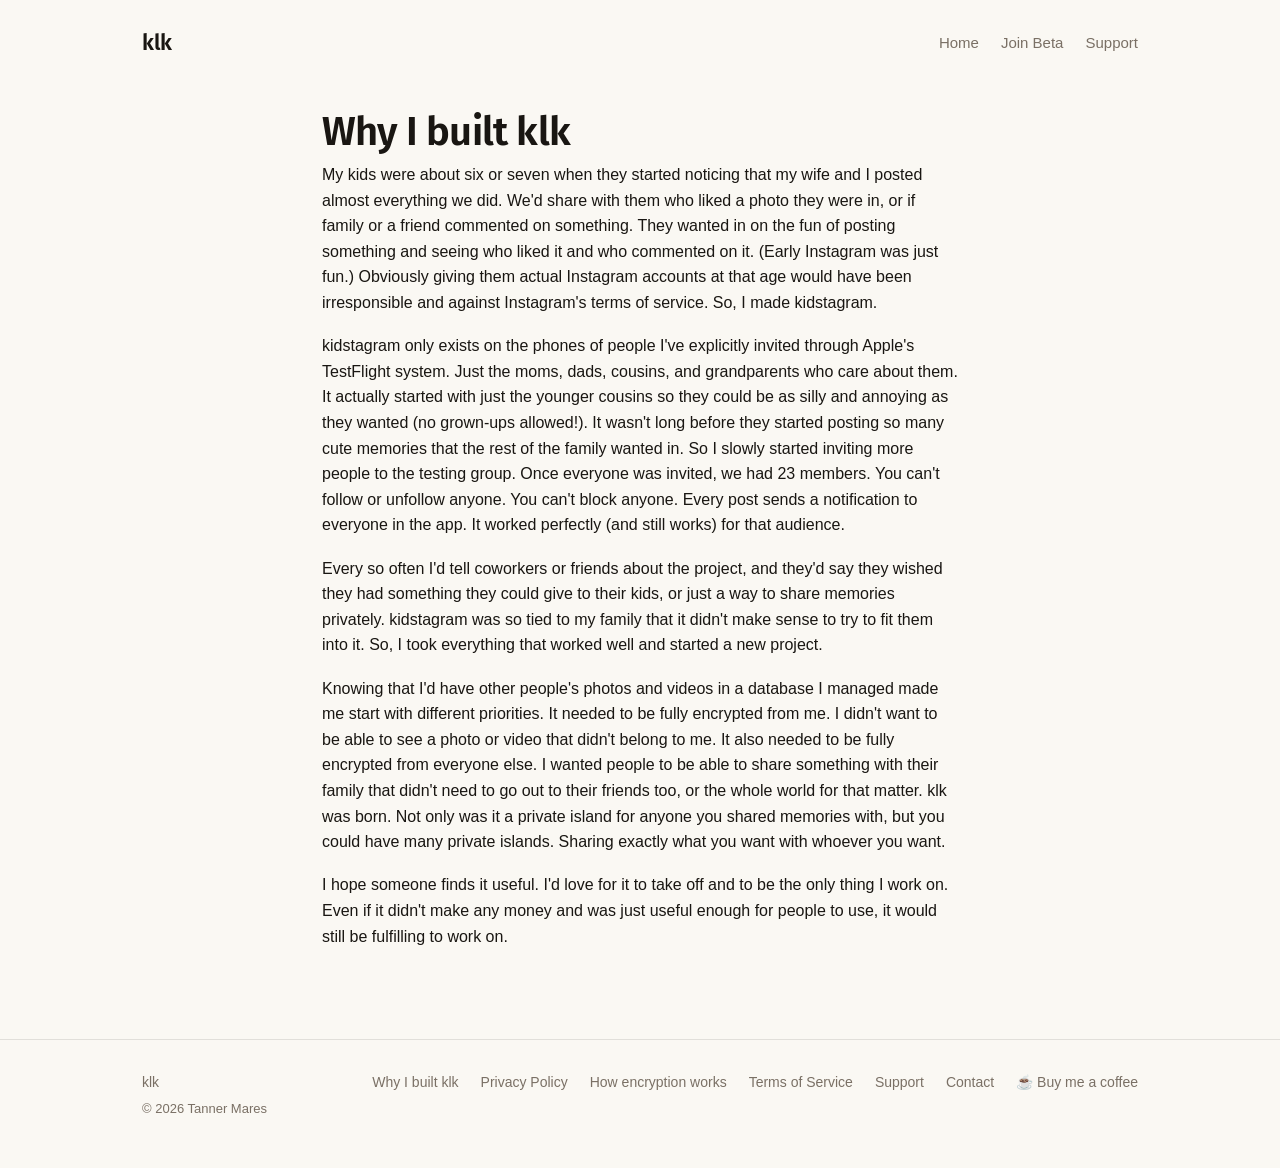
<file: why.html>
<!doctype html>
<html lang="en">
  <head>
    <meta charset="utf-8" />
    <meta name="viewport" content="width=device-width, initial-scale=1" />
    <title>Why I built klk | klk</title>
    <meta
      name="description"
      content="How kidstagram, an Instagram clone I made for my kids, turned into klk."
    />
    <meta name="theme-color" content="#4f7d66" />
    <meta property="og:type" content="article" />
    <meta property="og:site_name" content="klk" />
    <meta property="og:title" content="Why I built klk" />
    <meta
      property="og:description"
      content="How kidstagram, an Instagram clone I made for my kids, turned into klk."
    />
    <meta property="og:url" content="https://klkapp.com/why.html" />
    <meta property="og:image" content="https://klkapp.com/assets/og-image.png" />
    <meta property="og:image:width" content="2400" />
    <meta property="og:image:height" content="1260" />
    <meta
      property="og:image:alt"
      content="klk, a private, invite-only place for photos and video, shown with a list of klks: Family, Cabin trip, Book club."
    />
    <meta name="twitter:card" content="summary_large_image" />
    <meta name="twitter:title" content="Why I built klk" />
    <meta
      name="twitter:description"
      content="How kidstagram, an Instagram clone I made for my kids, turned into klk."
    />
    <meta name="twitter:image" content="https://klkapp.com/assets/og-image.png" />
    <link rel="icon" href="favicon.svg" type="image/svg+xml" />
    <link rel="preconnect" href="https://fonts.googleapis.com" />
    <link rel="preconnect" href="https://fonts.gstatic.com" crossorigin />
    <link
      href="https://fonts.googleapis.com/css2?family=Fira+Sans:wght@500;600&display=swap"
      rel="stylesheet"
    />
    <link rel="stylesheet" href="styles.css" />
  </head>
  <body>
    <header class="site-head">
      <div class="wrap">
        <a class="wordmark" href="./">klk</a>
        <nav>
          <a href="./">Home</a>
          <a href="./#access">Join Beta</a>
          <a href="support.html">Support</a>
        </nav>
      </div>
    </header>

    <!-- Tanner's own words. Edits stay to spelling and grammar; the story, its order
         and the ending are his, so don't add a tagline, a sign-off or a pitch. -->
    <main class="doc">
      <div class="wrap narrow">
        <h1>Why I built klk</h1>

        <p>
          My kids were about six or seven when they started noticing that my wife and I
          posted almost everything we did. We'd share with them who liked a photo they
          were in, or if family or a friend commented on something. They wanted in on the
          fun of posting something and seeing who liked it and who commented on it. (Early
          Instagram was just fun.) Obviously giving them actual Instagram accounts at that
          age would have been irresponsible and against Instagram's terms of service. So,
          I made kidstagram.
        </p>

        <p>
          kidstagram only exists on the phones of people I've explicitly invited through
          Apple's TestFlight system. Just the moms, dads, cousins, and grandparents who
          care about them. It actually started with just the younger cousins so they could
          be as silly and annoying as they wanted (no grown-ups allowed!). It wasn't long
          before they started posting so many cute memories that the rest of the family
          wanted in. So I slowly started inviting more people to the testing group. Once
          everyone was invited, we had 23 members. You can't follow or unfollow anyone.
          You can't block anyone. Every post sends a notification to everyone in the app.
          It worked perfectly (and still works) for that audience.
        </p>

        <p>
          Every so often I'd tell coworkers or friends about the project, and they'd say
          they wished they had something they could give to their kids, or just a way to
          share memories privately. kidstagram was so tied to my family that it didn't
          make sense to try to fit them into it. So, I took everything that worked well
          and started a new project.
        </p>

        <p>
          Knowing that I'd have other people's photos and videos in a database I managed
          made me start with different priorities. It needed to be fully encrypted from
          me. I didn't want to be able to see a photo or video that didn't belong to me.
          It also needed to be fully encrypted from everyone else. I wanted people to be
          able to share something with their family that didn't need to go out to their
          friends too, or the whole world for that matter. klk was born. Not only was it a
          private island for anyone you shared memories with, but you could have many
          private islands. Sharing exactly what you want with whoever you want.
        </p>

        <p>
          I hope someone finds it useful. I'd love for it to take off and to be the only
          thing I work on. Even if it didn't make any money and was just useful enough for
          people to use, it would still be fulfilling to work on.
        </p>
      </div>
    </main>

    <footer class="site-foot">
      <div class="wrap">
        <div>
          <span>klk</span>
          <p class="copyright">© 2026 Tanner Mares</p>
        </div>
        <nav>
          <a href="why.html">Why I built klk</a>
          <a href="privacy.html">Privacy Policy</a>
          <a href="encryption.html">How encryption works</a>
          <a href="terms.html">Terms of Service</a>
          <a href="support.html">Support</a>
          <a href="mailto:support@klkapp.com">Contact</a>
          <a href="https://buymeacoffee.com/tannermares" target="_blank" rel="noopener noreferrer">☕ Buy me a coffee</a>
        </nav>
      </div>
    </footer>
  </body>
</html>
</file>
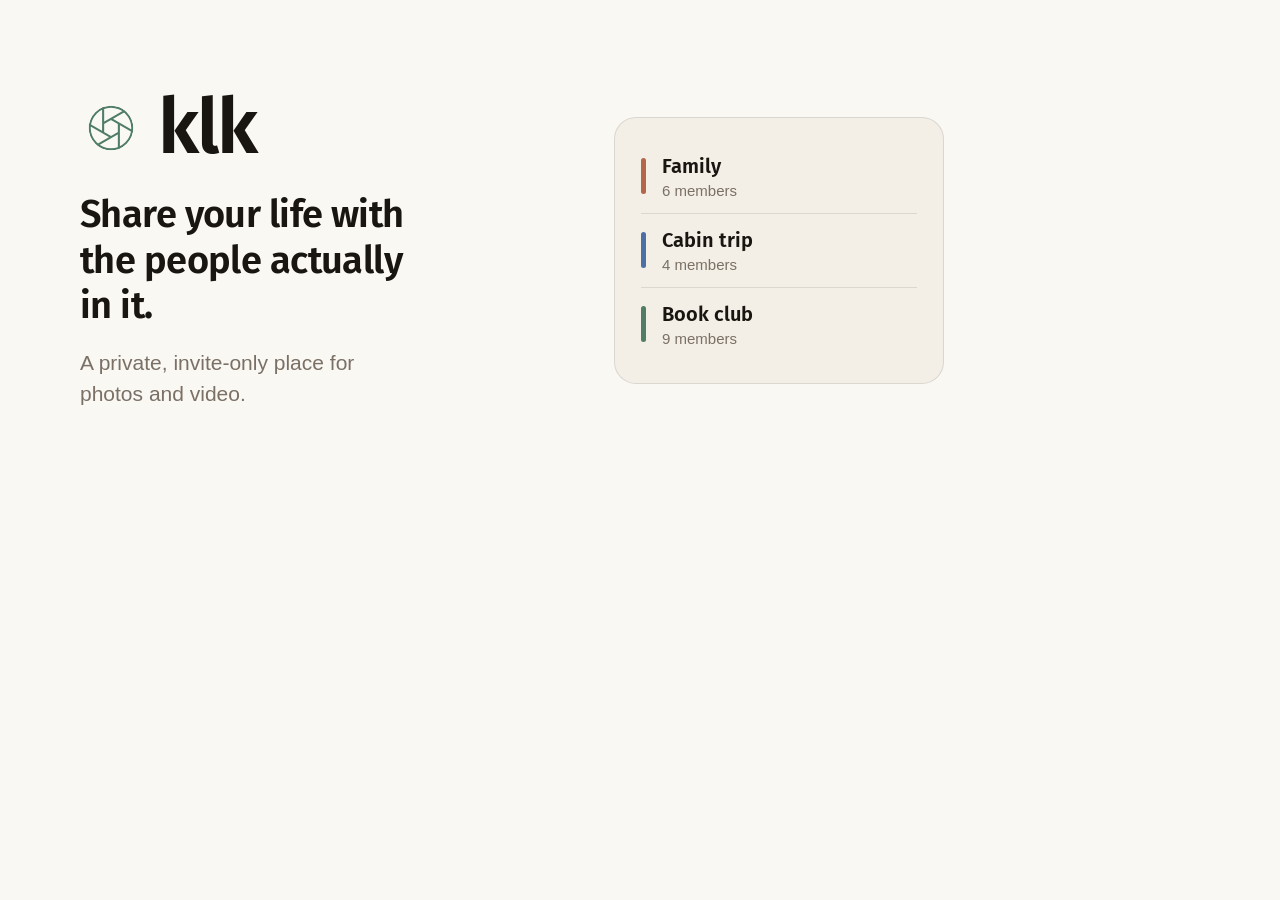
<file: assets/feature-template.html>
<!doctype html>
<html lang="en">
  <head>
    <meta charset="utf-8" />
    <title>klk — Play feature graphic source</title>
    <!-- Source for the Google Play feature graphic, a sibling of og-template.html. The
         PNG is uploaded to Play Console, not served by the site. Render it at exactly
         1024x500 (Play's required size) and screenshot the viewport:

           python3 -m http.server 8765
           open http://localhost:8765/assets/feature-template.html

         Play may crop or overlay the edges, so everything sits well inside the frame, and
         there is no domain line: the store listing already links the site.

         Type is sized in px against that fixed canvas rather than in rem or vw — the
         canvas never reflows, so absolute units are the honest choice here. -->
    <link rel="preconnect" href="https://fonts.googleapis.com" />
    <link rel="preconnect" href="https://fonts.gstatic.com" crossorigin />
    <link
      href="https://fonts.googleapis.com/css2?family=Fira+Sans:wght@500;600&display=swap"
      rel="stylesheet"
    />
    <style>
      /* Tokens are duplicated from styles.css rather than imported: this file must render
         standalone at a fixed size, and it deliberately pins the light palette so the card
         looks the same regardless of the rendering machine's theme. */
      :root {
        --paper: #faf8f3;
        --surface: #f3efe7;
        --ink: #191612;
        --ink-muted: #7a7065;
        --rule: rgba(25, 22, 18, 0.11);
        --pine: #4f7d66;
        --clay: #b5654a;
        --indigo: #4c6fa5;
        --heading: 'Fira Sans', ui-sans-serif, system-ui, sans-serif;
        --body: -apple-system, BlinkMacSystemFont, 'Segoe UI', Roboto, Helvetica, Arial,
          sans-serif;
      }

      * {
        margin: 0;
        padding: 0;
        box-sizing: border-box;
      }

      body {
        width: 1024px;
        height: 500px;
        background: var(--paper);
        color: var(--ink);
        font-family: var(--body);
        display: flex;
        align-items: center;
        overflow: hidden;
      }

      .card {
        display: flex;
        align-items: center;
        gap: 64px;
        padding: 0 80px;
        width: 100%;
      }

      .copy {
        flex: 1;
      }

      .mark {
        display: flex;
        align-items: center;
        gap: 16px;
        margin-bottom: 26px;
      }

      .wordmark {
        font-family: var(--heading);
        font-weight: 600;
        font-size: 76px;
        letter-spacing: -0.03em;
        line-height: 1;
      }

      h1 {
        font-family: var(--heading);
        font-weight: 600;
        font-size: 38px;
        line-height: 1.2;
        letter-spacing: -0.015em;
        margin-bottom: 18px;
        max-width: 15ch;
      }

      p {
        font-size: 21px;
        line-height: 1.5;
        color: var(--ink-muted);
        max-width: 26ch;
      }


      /* The stack of klk rows echoes the app's klks list — which is the one place the six
         hues legitimately appear, since there each bar identifies a specific klk. */
      .klks {
        width: 330px;
        background: var(--surface);
        border: 1px solid var(--rule);
        border-radius: 22px;
        padding: 22px 26px;
      }

      .klk-row {
        display: flex;
        align-items: center;
        gap: 16px;
        padding: 14px 0;
      }

      .klk-row + .klk-row {
        border-top: 1px solid var(--rule);
      }

      .bar {
        width: 5px;
        height: 36px;
        border-radius: 3px;
        flex-shrink: 0;
      }

      .name {
        font-family: var(--heading);
        font-weight: 600;
        font-size: 20px;
        line-height: 1.25;
      }

      .members {
        font-size: 15px;
        color: var(--ink-muted);
        margin-top: 3px;
      }
    </style>
  </head>
  <body>
    <div class="card">
      <div class="copy">
        <div class="mark">
          <svg width="62" height="62" fill="var(--pine)" viewBox="0 0 1024 1024">
            <defs>
              <clipPath id="shutter-rim" clipPathUnits="userSpaceOnUse">
                <circle cx="512" cy="512" r="369" />
              </clipPath>
            </defs>
            <path
              clip-path="url(#shutter-rim)"
              fill-rule="nonzero"
              d="M 143.00 512.00 A 369.00 369.00 0 1 1 881.00 512.00 A 369.00 369.00 0 1 1 143.00 512.00 Z M 177.00 512.00 A 335.00 335.00 0 1 0 847.00 512.00 A 335.00 335.00 0 1 0 177.00 512.00 Z M 520.50 347.28 L 900.24 566.52 L 883.24 595.96 L 503.50 376.72 Z M 658.90 437.00 L 658.90 875.48 L 624.90 875.48 L 624.90 437.00 Z M 650.40 601.72 L 270.67 820.96 L 253.67 791.52 L 633.40 572.28 Z M 503.50 676.72 L 123.76 457.48 L 140.76 428.04 L 520.50 647.28 Z M 365.10 587.00 L 365.10 148.52 L 399.10 148.52 L 399.10 587.00 Z M 373.60 422.28 L 753.33 203.04 L 770.33 232.48 L 390.60 451.72 Z"
            />
          </svg>
          <span class="wordmark">klk</span>
        </div>
        <h1>Share your life with the people actually in it.</h1>
        <p>A private, invite-only place for photos and video.</p>
      </div>

      <div class="klks">
        <div class="klk-row">
          <span class="bar" style="background: var(--clay)"></span>
          <div>
            <div class="name">Family</div>
            <div class="members">6 members</div>
          </div>
        </div>
        <div class="klk-row">
          <span class="bar" style="background: var(--indigo)"></span>
          <div>
            <div class="name">Cabin trip</div>
            <div class="members">4 members</div>
          </div>
        </div>
        <div class="klk-row">
          <span class="bar" style="background: var(--pine)"></span>
          <div>
            <div class="name">Book club</div>
            <div class="members">9 members</div>
          </div>
        </div>
      </div>
    </div>
  </body>
</html>
</file>
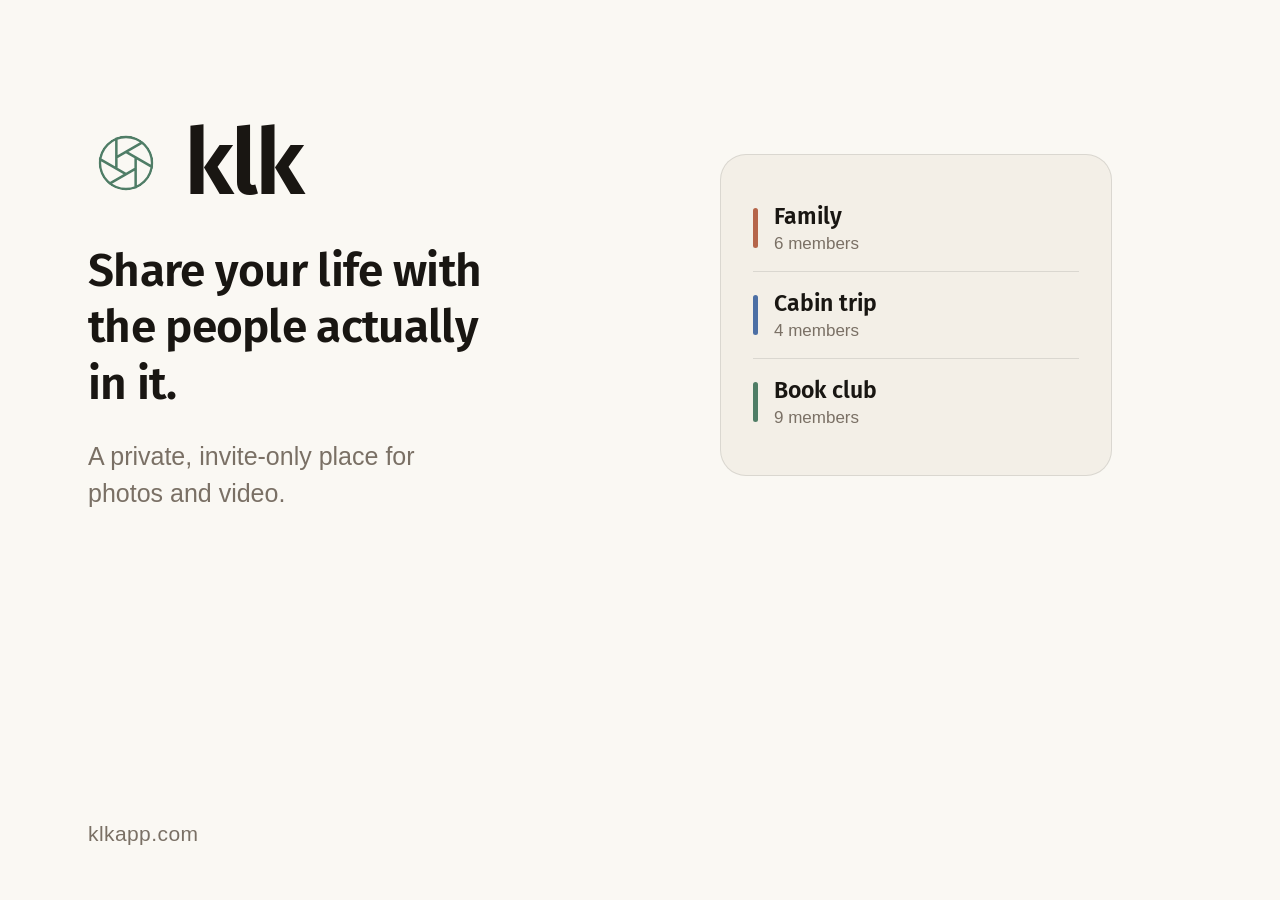
<file: assets/og-template.html>
<!doctype html>
<html lang="en">
  <head>
    <meta charset="utf-8" />
    <title>klk — Open Graph card source</title>
    <!-- Source for assets/og-image.png. Not linked from the site; it exists so the card
         can be regenerated when the wordmark, palette or tagline changes. Render it at
         exactly 1200x630 (the Open Graph standard) and screenshot the viewport:

           python3 -m http.server 8765
           open http://localhost:8765/assets/og-template.html

         Type is sized in px against that fixed canvas rather than in rem or vw — the
         canvas never reflows, so absolute units are the honest choice here. -->
    <link rel="preconnect" href="https://fonts.googleapis.com" />
    <link rel="preconnect" href="https://fonts.gstatic.com" crossorigin />
    <link
      href="https://fonts.googleapis.com/css2?family=Fira+Sans:wght@500;600&display=swap"
      rel="stylesheet"
    />
    <style>
      /* Tokens are duplicated from styles.css rather than imported: this file must render
         standalone at a fixed size, and it deliberately pins the light palette so the card
         looks the same regardless of the rendering machine's theme. */
      :root {
        --paper: #faf8f3;
        --surface: #f3efe7;
        --ink: #191612;
        --ink-muted: #7a7065;
        --rule: rgba(25, 22, 18, 0.11);
        --pine: #4f7d66;
        --clay: #b5654a;
        --indigo: #4c6fa5;
        --heading: 'Fira Sans', ui-sans-serif, system-ui, sans-serif;
        --body: -apple-system, BlinkMacSystemFont, 'Segoe UI', Roboto, Helvetica, Arial,
          sans-serif;
      }

      * {
        margin: 0;
        padding: 0;
        box-sizing: border-box;
      }

      body {
        width: 1200px;
        height: 630px;
        background: var(--paper);
        color: var(--ink);
        font-family: var(--body);
        display: flex;
        align-items: center;
        overflow: hidden;
      }

      .card {
        display: flex;
        align-items: center;
        gap: 84px;
        padding: 0 88px;
        width: 100%;
      }

      .copy {
        flex: 1;
      }

      .mark {
        display: flex;
        align-items: center;
        gap: 20px;
        margin-bottom: 34px;
      }

      .wordmark {
        font-family: var(--heading);
        font-weight: 600;
        font-size: 92px;
        letter-spacing: -0.03em;
        line-height: 1;
      }

      h1 {
        font-family: var(--heading);
        font-weight: 600;
        font-size: 46px;
        line-height: 1.22;
        letter-spacing: -0.015em;
        margin-bottom: 26px;
        max-width: 15ch;
      }

      p {
        font-size: 25px;
        line-height: 1.5;
        color: var(--ink-muted);
        max-width: 26ch;
      }

      .domain {
        position: absolute;
        bottom: 54px;
        left: 88px;
        font-size: 21px;
        color: var(--ink-muted);
        letter-spacing: 0.02em;
      }

      /* The stack of klk rows echoes the app's klks list — which is the one place the six
         hues legitimately appear, since there each bar identifies a specific klk. */
      .klks {
        width: 392px;
        background: var(--surface);
        border: 1px solid var(--rule);
        border-radius: 26px;
        padding: 30px 32px;
      }

      .klk-row {
        display: flex;
        align-items: center;
        gap: 16px;
        padding: 17px 0;
      }

      .klk-row + .klk-row {
        border-top: 1px solid var(--rule);
      }

      .bar {
        width: 5px;
        height: 40px;
        border-radius: 3px;
        flex-shrink: 0;
      }

      .name {
        font-family: var(--heading);
        font-weight: 600;
        font-size: 23px;
        line-height: 1.25;
      }

      .members {
        font-size: 17px;
        color: var(--ink-muted);
        margin-top: 3px;
      }
    </style>
  </head>
  <body>
    <div class="card">
      <div class="copy">
        <div class="mark">
          <svg width="76" height="76" fill="var(--pine)" viewBox="0 0 1024 1024">
            <defs>
              <clipPath id="shutter-rim" clipPathUnits="userSpaceOnUse">
                <circle cx="512" cy="512" r="369" />
              </clipPath>
            </defs>
            <path
              clip-path="url(#shutter-rim)"
              fill-rule="nonzero"
              d="M 143.00 512.00 A 369.00 369.00 0 1 1 881.00 512.00 A 369.00 369.00 0 1 1 143.00 512.00 Z M 177.00 512.00 A 335.00 335.00 0 1 0 847.00 512.00 A 335.00 335.00 0 1 0 177.00 512.00 Z M 520.50 347.28 L 900.24 566.52 L 883.24 595.96 L 503.50 376.72 Z M 658.90 437.00 L 658.90 875.48 L 624.90 875.48 L 624.90 437.00 Z M 650.40 601.72 L 270.67 820.96 L 253.67 791.52 L 633.40 572.28 Z M 503.50 676.72 L 123.76 457.48 L 140.76 428.04 L 520.50 647.28 Z M 365.10 587.00 L 365.10 148.52 L 399.10 148.52 L 399.10 587.00 Z M 373.60 422.28 L 753.33 203.04 L 770.33 232.48 L 390.60 451.72 Z"
            />
          </svg>
          <span class="wordmark">klk</span>
        </div>
        <h1>Share your life with the people actually in it.</h1>
        <p>A private, invite-only place for photos and video.</p>
      </div>

      <div class="klks">
        <div class="klk-row">
          <span class="bar" style="background: var(--clay)"></span>
          <div>
            <div class="name">Family</div>
            <div class="members">6 members</div>
          </div>
        </div>
        <div class="klk-row">
          <span class="bar" style="background: var(--indigo)"></span>
          <div>
            <div class="name">Cabin trip</div>
            <div class="members">4 members</div>
          </div>
        </div>
        <div class="klk-row">
          <span class="bar" style="background: var(--pine)"></span>
          <div>
            <div class="name">Book club</div>
            <div class="members">9 members</div>
          </div>
        </div>
      </div>
    </div>

    <div class="domain">klkapp.com</div>
  </body>
</html>
</file>
<file: styles.css>
/* klk — marketing site.
   Tokens mirror constants/theme.ts in the app repo. The rule that holds the system
   together: color only ever means "which klk." Chrome is warm ink; a klk hue appears
   only where it identifies a klk. */

:root {
  --paper: #faf8f3;
  --surface: #f3efe7;
  --surface-sunken: #ebe6dc;
  --ink: #191612;
  --ink-muted: #7a7065;
  --rule: rgba(25, 22, 18, 0.11);
  --accent: #4f7d66;
  --accent-pressed: #3e6753;
  --on-accent: #faf8f3;

  --pine: #4f7d66;
  --clay: #b5654a;
  --indigo: #4c6fa5;
  --plum: #8a5a7d;
  --ochre: #a8813c;
  --teal: #3f7c86;

  --screen: 22px;
  --heading: 'Fira Sans', ui-sans-serif, system-ui, sans-serif;
  --body: -apple-system, BlinkMacSystemFont, 'Segoe UI', Roboto, Helvetica, Arial,
    sans-serif;
}

@media (prefers-color-scheme: dark) {
  :root {
    --paper: #14120f;
    --surface: #1e1b17;
    --surface-sunken: #0d0b09;
    --ink: #efeae1;
    --ink-muted: #9c9287;
    --rule: rgba(239, 234, 225, 0.12);
    --accent: #6fa88c;
    --accent-pressed: #8abfa4;
    --on-accent: #14120f;

    --pine: #6fa88c;
    --clay: #d08a6b;
    --indigo: #7c9bd1;
    --plum: #b98bac;
    --ochre: #d0a85b;
    --teal: #6baab4;
  }
}

* {
  box-sizing: border-box;
}

html {
  -webkit-text-size-adjust: 100%;
}

body {
  margin: 0;
  background: var(--paper);
  color: var(--ink);
  font-family: var(--body);
  font-size: 17px;
  line-height: 1.55;
  -webkit-font-smoothing: antialiased;
}

h1,
h2,
h3,
h4 {
  font-family: var(--heading);
  font-weight: 600;
  margin: 0;
}

h1 {
  font-size: clamp(34px, 6.5vw, 56px);
  line-height: 1.1;
  letter-spacing: -0.02em;
}

h2 {
  font-size: clamp(25px, 3.6vw, 34px);
  line-height: 1.2;
  letter-spacing: -0.015em;
}

h3 {
  font-size: 19px;
  line-height: 1.3;
  letter-spacing: -0.01em;
}

p {
  margin: 0 0 1.1em;
}

a {
  color: var(--accent);
  text-decoration-thickness: 1px;
  text-underline-offset: 3px;
}

.wrap {
  max-width: 1040px;
  margin: 0 auto;
  padding: 0 var(--screen);
}

.narrow {
  max-width: 680px;
}

.muted {
  color: var(--ink-muted);
}

.overline {
  font-size: 11px;
  letter-spacing: 0.07em;
  font-weight: 600;
  text-transform: uppercase;
  color: var(--ink-muted);
}

/* ── Chrome ─────────────────────────────────────────────────────────── */

.site-head {
  padding: 26px 0;
}

.site-head .wrap {
  display: flex;
  align-items: center;
  justify-content: space-between;
  gap: 16px;
}

.wordmark {
  display: inline-flex;
  align-items: center;
  gap: 10px;
  font-family: var(--heading);
  font-size: 22px;
  font-weight: 600;
  letter-spacing: -0.02em;
  color: var(--ink);
  text-decoration: none;
}

.wordmark svg {
  display: block;
}

.site-head nav {
  display: flex;
  gap: 22px;
  font-size: 15px;
}

.site-head nav a {
  color: var(--ink-muted);
  text-decoration: none;
  white-space: nowrap;
}

.site-head nav a:hover {
  color: var(--ink);
}

/* Nav links stay on one line, so tighten them on small phones to keep four in view. */
@media (max-width: 420px) {
  .site-head nav {
    gap: 14px;
    font-size: 14px;
  }
}

/* ── Hero ───────────────────────────────────────────────────────────── */

.hero {
  padding: 48px 0 32px;
}

.hero .wrap {
  display: grid;
  grid-template-columns: minmax(0, 1fr) auto;
  gap: 56px;
  align-items: center;
}

.hero-copy {
  max-width: 30ch;
}

.hero h1 {
  margin-bottom: 20px;
}

.hero .lede {
  font-size: clamp(17px, 2vw, 20px);
  color: var(--ink-muted);
  max-width: 34ch;
}

.cta-row {
  display: flex;
  flex-wrap: wrap;
  gap: 12px;
  margin-top: 30px;
  align-items: center;
}

.btn {
  display: inline-block;
  padding: 14px 22px;
  border-radius: 11px;
  border: 1px solid transparent;
  font-size: 15px;
  font-weight: 600;
  text-decoration: none;
  background: var(--accent);
  color: var(--on-accent);
}

.btn:hover {
  background: var(--accent-pressed);
}

.btn.outline {
  background: transparent;
  border-color: var(--rule);
  color: var(--ink);
}

.btn.outline:hover {
  background: var(--surface);
}

.cta-note {
  font-size: 13px;
  color: var(--ink-muted);
}

/* ── Sections ───────────────────────────────────────────────────────── */

section {
  padding: 56px 0;
}

.rule-top {
  border-top: 1px solid var(--rule);
}

.section-head {
  max-width: 34ch;
  margin-bottom: 40px;
}

.section-head h2 {
  margin-bottom: 14px;
}

.section-head p {
  color: var(--ink-muted);
  margin: 0;
}

.cols {
  display: grid;
  grid-template-columns: repeat(3, minmax(0, 1fr));
  gap: 32px 40px;
}

@media (max-width: 760px) {
  .cols {
    grid-template-columns: 1fr;
  }
}

.col h3 {
  margin-bottom: 8px;
}

.col p {
  color: var(--ink-muted);
  font-size: 16px;
  margin: 0;
}

.col .hue-bar {
  display: block;
  width: 3px;
  height: 34px;
  border-radius: 4px;
  margin-bottom: 16px;
  background: var(--rule);
}

/* Philosophy — the emotional close. Wider measure, larger type, no columns. */

.manifesto {
  padding: 72px 0;
  background: var(--surface);
  border-top: 1px solid var(--rule);
  border-bottom: 1px solid var(--rule);
}

.manifesto .wrap {
  max-width: 680px;
}

.manifesto h2 {
  margin-bottom: 24px;
}

.manifesto p {
  font-size: clamp(17px, 2vw, 19px);
  line-height: 1.65;
}

.manifesto p:last-child {
  margin-bottom: 0;
}

/* ── Request access ─────────────────────────────────────────────────── */

.access-form {
  max-width: 520px;
}

.access-form label {
  display: block;
  font-size: 13px;
  font-weight: 600;
  margin-bottom: 8px;
}

.access-row {
  display: flex;
  flex-wrap: wrap;
  gap: 12px;
}

.access-row input {
  flex: 1 1 240px;
  min-width: 0;
  padding: 13px 16px;
  border-radius: 11px;
  border: 1px solid var(--rule);
  background: var(--surface);
  color: var(--ink);
  font: inherit;
  font-size: 16px; /* 16px or more, or iOS Safari zooms the page on focus */
}

.access-row input:focus {
  outline: 2px solid var(--accent);
  outline-offset: 1px;
}

.access-form .hint {
  font-size: 14px;
  color: var(--ink-muted);
  margin: 10px 0 0;
}

/* Kept in the layout for bots but out of sight and out of the tab order. Not
   display:none — some bots skip fields that are. */
.honeypot {
  position: absolute;
  left: -9999px;
  width: 1px;
  height: 1px;
  overflow: hidden;
}

/* An error is ink, not red: color only ever means "which klk." */
.form-status {
  font-size: 15px;
  color: var(--ink-muted);
  margin: 12px 0 0;
}

.form-status:empty {
  display: none;
}

.form-status.error {
  color: var(--ink);
  font-weight: 600;
}

/* Once sent, the line replaces the whole form, so it reads at body size. */
.form-status.done {
  color: var(--ink);
  font-size: 17px;
  margin: 0;
}

/* ── Phone mockups ──────────────────────────────────────────────────── */

.phones {
  display: flex;
  gap: 20px;
  align-items: flex-end;
}

.phone {
  width: 258px;
  flex: none;
  border-radius: 38px;
  border: 1px solid var(--rule);
  background: var(--paper);
  padding: 9px;
  box-shadow: 0 8px 24px rgba(25, 22, 18, 0.14);
}

/* Both phones stay the same size — scaling one down read as an inconsistency rather than
   as depth. The pair is staggered vertically instead, which the flex-end alignment on the
   container turns into an offset without touching either frame's dimensions. */
.phone.behind {
  margin-bottom: 26px;
}

.screen {
  border-radius: 30px;
  overflow: hidden;
  background: var(--paper);
  /* Tall enough for the feed screen's full contents — moment bar, a whole post, and the
     tab bar — to sit inside the frame rather than overflowing past its bottom edge. */
  height: 580px;
  display: flex;
  flex-direction: column;
  font-size: 12px;
  line-height: 1.4;
}

.screen .title {
  font-family: var(--heading);
  font-weight: 600;
  font-size: 24px;
  letter-spacing: -0.02em;
  padding: 16px 14px 8px;
}

/* moment bar */

.moment-bar {
  display: flex;
  gap: 4px;
  padding: 10px 8px;
  border-bottom: 0.5px solid var(--rule);
}

.moment {
  width: 54px;
  text-align: center;
}

.moment .ring {
  width: 48px;
  height: 48px;
  margin: 0 auto;
  border-radius: 999px;
  border: 2px solid var(--rule);
  padding: 3px;
}

.moment .disc {
  width: 100%;
  height: 100%;
  border-radius: 999px;
  background: var(--surface-sunken);
  display: grid;
  place-items: center;
  font-size: 15px;
  font-weight: 600;
  color: var(--ink-muted);
}

.moment .cap {
  font-size: 10px;
  color: var(--ink-muted);
  margin-top: 4px;
  overflow: hidden;
  text-overflow: ellipsis;
  white-space: nowrap;
}

/* post */

.post-head {
  display: flex;
  align-items: center;
  gap: 10px;
  padding: 10px 14px;
}

.avatar {
  width: 28px;
  height: 28px;
  border-radius: 999px;
  background: var(--surface-sunken);
  display: grid;
  place-items: center;
  font-size: 11px;
  font-weight: 600;
  color: var(--ink-muted);
  flex: none;
}

.post-head .who {
  font-family: var(--heading);
  font-weight: 600;
  font-size: 13px;
  flex: 1;
}

.post-head .attr {
  text-align: right;
  line-height: 1.25;
}

.post-head .klk {
  font-size: 10px;
  font-weight: 600;
}

.post-head .when {
  font-size: 10px;
  color: var(--ink-muted);
}

/* The app posts at the photo's own ratio; the mockup pins it square so the whole post —
   icons, likes, caption — still fits inside the frame.

   The "photo" is a CSS-drawn scene rather than a real image: it keeps the repo
   dependency-free, it can't go stale against the app, and an illustrated lake sits
   honestly next to illustrated chrome where a stock photo would read as a real capture
   and make the rest look fake by comparison. Layers paint back to front — sky, sun,
   far ridge, near ridge, water, glare. */
.photo {
  aspect-ratio: 1 / 1;
  flex: none;
  position: relative;
  overflow: hidden;
  background: linear-gradient(#f6e2c8 0%, #f0cfae 42%, #e8bfa0 58%);
}

.photo::before {
  /* Sun, low and hazy. */
  content: '';
  position: absolute;
  top: 24%;
  left: 34%;
  width: 21%;
  aspect-ratio: 1;
  border-radius: 999px;
  background: radial-gradient(circle, #fff4dd 38%, rgba(255, 231, 194, 0) 72%);
}

.photo::after {
  /* Water — the bottom 42%, with the sun's glare smeared down it. */
  content: '';
  position: absolute;
  inset: 58% 0 0;
  background:
    radial-gradient(58% 88% at 44% 0%, rgba(255, 243, 219, 0.7), transparent 68%),
    linear-gradient(#c2a98d 0%, #8d8b7e 42%, #5d6963 100%);
}

/* Two ridges, and the far one is deliberately much paler — aerial perspective is the
   only thing separating them into distinct hills rather than one dark mass. */
.photo .ridge {
  position: absolute;
  left: -6%;
  right: -6%;
  bottom: 42%;
  height: 26%;
  background: #b09a84;
  clip-path: polygon(0 100%, 0 46%, 17% 22%, 31% 44%, 46% 14%, 63% 42%, 78% 26%, 100% 52%, 100% 100%);
}

.photo .ridge.near {
  bottom: 42%;
  height: 17%;
  background: #5c4c40;
  clip-path: polygon(0 100%, 0 62%, 22% 30%, 38% 58%, 57% 26%, 74% 54%, 100% 34%, 100% 100%);
}

.post-body {
  padding: 8px 14px 14px;
}

.icons {
  display: flex;
  gap: 16px;
  color: var(--ink-muted);
  margin-bottom: 5px;
}

.icons svg {
  display: block;
}

.likes {
  font-size: 12px;
  font-weight: 600;
}

.caption-line {
  font-size: 12px;
  color: var(--ink);
  margin-top: 4px;
}

.caption-line b {
  font-family: var(--heading);
  font-weight: 600;
}

.comment-line {
  font-size: 12px;
  color: var(--ink-muted);
  margin-top: 4px;
}

/* klks hub */

.hub-intro {
  padding: 4px 14px 14px;
  font-size: 12px;
  color: var(--ink-muted);
}

.klk-row {
  display: flex;
  align-items: center;
  gap: 14px;
  padding: 15px 14px;
  border-bottom: 0.5px solid var(--rule);
}

.klk-row .bar {
  width: 3px;
  height: 34px;
  border-radius: 4px;
  flex: none;
}

.klk-row .name {
  font-family: var(--heading);
  font-weight: 600;
  font-size: 14px;
}

.klk-row .members {
  font-size: 11px;
  color: var(--ink-muted);
  margin-top: 2px;
}

.klk-row .state {
  margin-left: auto;
  white-space: nowrap;
  font-size: 10px;
  letter-spacing: 0.07em;
  font-weight: 600;
  text-transform: uppercase;
}

/* tab bar */

.tabbar {
  margin-top: auto;
  display: flex;
  justify-content: space-around;
  align-items: center;
  padding: 12px 0 16px;
  border-top: 0.5px solid var(--rule);
  background: var(--surface);
  color: var(--ink-muted);
}

.tabbar .on {
  color: var(--accent);
}

/* ── Legal pages ────────────────────────────────────────────────────── */

.doc {
  padding: 24px 0 72px;
}

.doc h1 {
  font-size: clamp(29px, 5vw, 40px);
  margin-bottom: 8px;
}

.doc .updated {
  color: var(--ink-muted);
  font-size: 14px;
  margin-bottom: 40px;
}

.doc h2 {
  font-size: 23px;
  margin: 40px 0 12px;
}

.doc h3 {
  margin: 26px 0 8px;
}

.doc p,
.doc li {
  font-size: 16px;
  line-height: 1.6;
}

.doc ul,
.doc ol {
  padding-left: 22px;
  margin: 0 0 1.1em;
}

.doc li {
  margin-bottom: 8px;
}

.callout {
  background: var(--surface);
  border-left: 3px solid var(--accent);
  border-radius: 0 11px 11px 0;
  padding: 18px 20px;
  margin: 0 0 1.4em;
}

.callout p:last-child {
  margin-bottom: 0;
}

/* ── Invite page ────────────────────────────────────────────────────── */

/* The code is long and unbroken (two base64 strings), so it wraps anywhere rather
   than overflowing the column on a phone. */
.invite-code {
  display: flex;
  align-items: center;
  gap: 12px;
  background: var(--surface);
  border-radius: 11px;
  padding: 14px 16px;
  margin: 0 0 1.4em;
}

.invite-code code {
  flex: 1;
  min-width: 0;
  overflow-wrap: anywhere;
  font-size: 14px;
  line-height: 1.5;
  user-select: all;
}

button.btn {
  font: inherit;
  font-size: 15px;
  font-weight: 600;
  cursor: pointer;
}

/* ── Support FAQ ────────────────────────────────────────────────────── */

.faq {
  border-top: 1px solid var(--rule);
  margin-bottom: 1.4em;
}

.faq details {
  border-bottom: 1px solid var(--rule);
}

.faq summary {
  font-family: var(--heading);
  font-weight: 600;
  font-size: 16px;
  padding: 16px 28px 16px 0;
  cursor: pointer;
  position: relative;
  list-style: none;
}

/* Safari still paints the default disclosure triangle without this. */
.faq summary::-webkit-details-marker {
  display: none;
}

/* The chevron is drawn from two borders on a rotated square, so it inherits
   currentColor and needs no SVG or icon font. */
.faq summary::after {
  content: '';
  position: absolute;
  right: 6px;
  top: 22px;
  width: 7px;
  height: 7px;
  border-right: 2px solid var(--ink-muted);
  border-bottom: 2px solid var(--ink-muted);
  transform: rotate(45deg);
  transition: transform 0.15s ease;
}

.faq details[open] summary::after {
  transform: rotate(-135deg);
  top: 25px;
}

.faq .answer {
  padding: 0 0 16px;
}

.faq .answer p:last-child {
  margin-bottom: 0;
}

/* ── Footer ─────────────────────────────────────────────────────────── */

.site-foot {
  border-top: 1px solid var(--rule);
  padding: 32px 0 48px;
  font-size: 14px;
  color: var(--ink-muted);
}

.site-foot .wrap {
  display: flex;
  flex-wrap: wrap;
  gap: 16px 24px;
  justify-content: space-between;
}

.site-foot a {
  color: var(--ink-muted);
  text-decoration: none;
}

.site-foot a:hover {
  color: var(--ink);
}

.site-foot nav {
  display: flex;
  flex-wrap: wrap;
  gap: 10px 22px;
}

.site-foot .copyright {
  margin: 6px 0 0;
  font-size: 13px;
}

/* ── Responsive ─────────────────────────────────────────────────────── */

@media (max-width: 900px) {
  .hero .wrap {
    grid-template-columns: 1fr;
    gap: 40px;
  }

  .hero-copy {
    max-width: none;
  }

  .phones {
    justify-content: center;
    overflow-x: auto;
    padding-bottom: 8px;
  }

  .phone.behind {
    display: none;
  }
}

/* ── How encryption works ───────────────────────────────────────────── */

/* The page is a legal-style doc with figures dropped in. Figures stay ink on surface;
   the only hue is on a key or a lock, and it is always the hue of the klk that key
   belongs to — set inline by the page, so the rule holds by construction. */

.how .lede {
  font-size: clamp(17px, 2vw, 19px);
  color: var(--ink-muted);
}

.how code {
  font-family: ui-monospace, 'SF Mono', Menlo, Consolas, monospace;
  font-size: 0.88em;
  overflow-wrap: anywhere;
}

/* .doc sets every paragraph to 16px, which would otherwise outrank .overline. */
.how .overline {
  font-size: 11px;
}

.fig {
  margin: 28px 0 32px;
  padding: 24px 20px;
  background: var(--surface);
  border-radius: 14px;
}

/* A photo's trip: station, hop, station, hop, station. On a phone it turns into a
   column and the hops turn to point down. */
.trip {
  display: grid;
  grid-template-columns: 1fr auto 1fr auto 1fr;
  align-items: start;
  gap: 8px;
}

.station {
  display: flex;
  flex-direction: column;
  align-items: center;
  text-align: center;
}

.fig .station-label {
  font-size: 14px;
  line-height: 1.4;
  color: var(--ink-muted);
  margin: 12px 0 0;
}

.station-label strong {
  display: block;
  font-family: var(--heading);
  font-weight: 600;
  color: var(--ink);
}

/* Same proportions as the landing page's phones, shrunk; the photo inside is the same
   CSS lake, so the photo that leaves one phone visibly arrives on the other. */
.mini-phone {
  width: 92px;
  height: 128px;
  border-radius: 18px;
  border: 1px solid var(--rule);
  background: var(--paper);
  padding: 6px;
  display: flex;
  align-items: center;
}

.mini-phone .photo {
  width: 100%;
  border-radius: 6px;
}

.mini-server {
  width: 128px;
  height: 128px;
  border-radius: 14px;
  border: 1px solid var(--rule);
  background: var(--paper);
  padding: 14px;
  color: var(--ink);
}

.mini-server .noise {
  display: block;
  width: 100%;
  height: 100%;
  border-radius: 4px;
}

.hop {
  display: flex;
  flex-direction: column;
  align-items: center;
  gap: 6px;
  width: 92px;
  padding-top: 34px;
}

.hop svg {
  display: block;
}

.hop-line {
  display: block;
  width: 100%;
  height: 0;
  border-top: 1.5px dashed currentColor;
  position: relative;
}

/* Arrowhead from two borders, so it picks up the hop's hue with no extra SVG. */
.hop-line::after {
  content: '';
  position: absolute;
  right: 0;
  top: -5.5px;
  width: 8px;
  height: 8px;
  border-top: 1.5px solid currentColor;
  border-right: 1.5px solid currentColor;
  transform: rotate(45deg);
}

.fig .hop-label {
  font-size: 12px;
  line-height: 1.3;
  text-align: center;
  color: var(--ink-muted);
}

@media (max-width: 620px) {
  .trip {
    grid-template-columns: 1fr;
    justify-items: center;
    gap: 4px;
  }

  .hop {
    flex-direction: row;
    width: auto;
    padding: 10px 0;
  }

  .hop-line {
    width: 0;
    height: 36px;
    border-top: 0;
    border-left: 1.5px dashed currentColor;
  }

  .hop-line::after {
    right: auto;
    top: auto;
    left: -5.5px;
    bottom: 0;
    transform: rotate(135deg);
  }

  .fig .hop-label {
    text-align: left;
    max-width: 16ch;
  }
}

/* Keyring: which phone holds which klk's key. */
.keyring {
  display: grid;
  grid-template-columns: repeat(2, minmax(0, 1fr));
  gap: 16px;
}

.holder {
  background: var(--paper);
  border: 1px solid var(--rule);
  border-radius: 12px;
  padding: 14px 16px 16px;
  display: flex;
  flex-direction: column;
  align-items: flex-start;
  gap: 10px;
}

.holder .overline {
  margin: 0 0 2px;
}

.key-chip {
  display: inline-flex;
  align-items: center;
  gap: 8px;
}

.key-chip svg {
  display: block;
  flex: none;
}

/* The name is ink; only the key carries the klk's hue. */
.key-chip span {
  font-family: var(--heading);
  font-weight: 600;
  font-size: 15px;
  color: var(--ink);
}

@media (max-width: 480px) {
  .keyring {
    grid-template-columns: 1fr;
  }
}

/* Invite link, with the two halves of the fragment marked two different ways — an
   underline and a box — rather than two colours, since neither is a klk. */
.fig .url {
  font-family: ui-monospace, 'SF Mono', Menlo, Consolas, monospace;
  font-size: clamp(14px, 2.6vw, 17px);
  line-height: 1.9;
  margin: 0 0 18px;
  overflow-wrap: anywhere;
}

.url-base {
  color: var(--ink-muted);
}

.url-token {
  text-decoration: underline;
  text-decoration-thickness: 2px;
  text-underline-offset: 5px;
}

.url-token,
.url-key {
  white-space: nowrap;
}

.url-key {
  display: inline-block;
  line-height: 1.4;
  border: 1.5px solid var(--ink);
  border-radius: 6px;
  padding: 2px 5px;
  margin-left: 2px;
}

.url-legend {
  display: grid;
  grid-template-columns: repeat(2, minmax(0, 1fr));
  gap: 14px 20px;
  margin: 0;
}

.url-legend dt {
  font-family: var(--heading);
  font-weight: 600;
  font-size: 15px;
  display: flex;
  align-items: center;
  gap: 8px;
}

.fig .url-legend dd {
  margin: 4px 0 0;
  font-size: 14px;
  line-height: 1.45;
  color: var(--ink-muted);
}

.swatch {
  display: inline-block;
  width: 18px;
  height: 12px;
  flex: none;
}

.swatch.token {
  border-bottom: 2px solid var(--ink);
}

.swatch.key {
  border: 1.5px solid var(--ink);
  border-radius: 3px;
}

@media (max-width: 480px) {
  .url-legend {
    grid-template-columns: 1fr;
  }
}

/* Rekey timeline: one klk, so both versions of its key are the same hue. */
.timeline {
  display: grid;
  grid-template-columns: minmax(0, 1fr) auto minmax(0, 1fr);
  align-items: start;
  gap: 12px;
}

.era-bar {
  height: 6px;
  border-radius: 999px;
  background: var(--pine);
  margin: 7px 0 12px;
}

/* The retired key fades rather than changing colour: it is still the same klk. */
.era:first-child .era-bar {
  opacity: 0.45;
}

.fig .era-name {
  font-family: var(--heading);
  font-weight: 600;
  font-size: 15px;
  line-height: 1.3;
  margin: 0 0 4px;
}

.fig .era-note {
  font-size: 14px;
  line-height: 1.4;
  color: var(--ink-muted);
  margin: 0;
}

.event {
  display: flex;
  flex-direction: column;
  align-items: center;
  gap: 8px;
}

.event-dot {
  width: 20px;
  height: 20px;
  border-radius: 999px;
  border: 2px solid var(--ink);
  background: var(--paper);
}

.event-label {
  font-size: 13px;
  font-weight: 600;
  white-space: nowrap;
}

/* The technical half opens with a rule and an overline, so the plain-words half reads
   as complete on its own. */
.part-break {
  margin-top: 64px;
  padding-top: 40px;
  border-top: 1px solid var(--rule);
}

.part-break h2 {
  margin-top: 6px;
}

/* The table scrolls inside its own box at phone width, never the page. */
.table-scroll {
  overflow-x: auto;
  margin: 0 0 1.1em;
}

.spec {
  width: 100%;
  border-collapse: collapse;
  font-size: 15px;
  line-height: 1.5;
}

.spec th,
.spec td {
  text-align: left;
  vertical-align: top;
  padding: 10px 12px 10px 0;
  border-bottom: 1px solid var(--rule);
}

.spec th {
  font-family: var(--heading);
  font-weight: 600;
  font-size: 13px;
  letter-spacing: 0.04em;
  text-transform: uppercase;
  color: var(--ink-muted);
}

.spec td:first-child {
  width: 42%;
  color: var(--ink-muted);
}

/* Key hierarchy: boxes for keys, plain lines between them for what turns one into
   the next. */
.ladder {
  list-style: none;
  padding: 0 !important;
  margin: 20px 0 24px !important;
}

.ladder li {
  margin: 0;
}

.ladder > li:not(.op) {
  background: var(--surface);
  border-radius: 11px;
  padding: 12px 16px;
}

.ladder .op {
  font-family: ui-monospace, 'SF Mono', Menlo, Consolas, monospace;
  font-size: 13px;
  color: var(--ink-muted);
  padding: 8px 0 8px 22px;
  margin-left: 16px;
  border-left: 1.5px dashed var(--rule);
}

.ladder .split {
  display: grid;
  grid-template-columns: repeat(2, minmax(0, 1fr));
  gap: 16px;
}

.rung-name {
  display: block;
  font-family: var(--heading);
  font-weight: 600;
  font-size: 16px;
}

.rung-where {
  display: block;
  font-size: 14px;
  line-height: 1.45;
  color: var(--ink-muted);
}

@media (max-width: 480px) {
  .ladder .split {
    grid-template-columns: 1fr;
  }
}

/* A database record, abridged. Scrolls sideways inside its box on a phone. */
.record {
  background: var(--surface-sunken);
  border-radius: 11px;
  padding: 16px 18px;
  overflow-x: auto;
  font-size: 13px;
  line-height: 1.55;
  margin: 0 0 1.1em;
}

.record code {
  overflow-wrap: normal;
  font-size: 13px;
}

/* Sealed values get a box, not a colour: they are ciphertext, not a klk. */
.sealed {
  background: var(--paper);
  outline: 1px solid var(--rule);
  border-radius: 4px;
  padding: 0 3px;
}

/* The short version: three cards, a picture each and a line under it. On a phone the
   picture sits beside the words so the three still read as one glance. */
.cards {
  display: grid;
  grid-template-columns: repeat(3, minmax(0, 1fr));
  gap: 14px;
  margin: 20px 0 18px;
}

.card {
  background: var(--surface);
  border-radius: 14px;
  padding: 20px 16px 18px;
  display: flex;
  flex-direction: column;
  align-items: center;
  text-align: center;
  gap: 14px;
}

.card h3 {
  font-size: 17px;
  margin: 0 0 4px;
}

.how .card p {
  font-size: 14px;
  line-height: 1.4;
  color: var(--ink-muted);
  margin: 0;
}

.card-art {
  height: 96px;
  display: grid;
  place-items: center;
}

.mini-phone.small {
  width: 70px;
  height: 96px;
  border-radius: 15px;
  padding: 5px;
  position: relative;
}

/* The lock sits on the corner of the phone, in the klk's hue, like a badge. */
.badge {
  position: absolute;
  right: -10px;
  bottom: -8px;
  width: 30px;
  height: 30px;
  border-radius: 999px;
  background: var(--paper);
  border: 1px solid var(--rule);
  display: grid;
  place-items: center;
}

.badge svg {
  display: block;
}

.key-art {
  display: flex;
  flex-direction: column;
  align-items: center;
  gap: 6px;
}

.key-art svg {
  display: block;
}

.faces {
  display: flex;
}

.faces .avatar {
  border: 2px solid var(--surface);
  margin-left: -6px;
}

.faces .avatar:first-child {
  margin-left: 0;
}

.mini-server.small {
  width: 96px;
  height: 96px;
  padding: 10px;
}

@media (max-width: 620px) {
  .cards {
    grid-template-columns: 1fr;
    gap: 10px;
  }

  .card {
    flex-direction: row;
    text-align: left;
    padding: 14px 16px;
    gap: 18px;
  }

  .card-art {
    width: 96px;
    flex: none;
  }
}

/* What is locked, as a row of chips. Ink outlines: these are things, not klks. */
.how .chips {
  display: flex;
  flex-wrap: wrap;
  align-items: center;
  gap: 8px;
  margin: 0 0 8px;
}

.chips-label {
  font-size: 11px;
  letter-spacing: 0.07em;
  font-weight: 600;
  text-transform: uppercase;
  color: var(--ink-muted);
  margin-right: 4px;
}

.chip {
  display: inline-flex;
  align-items: center;
  font-size: 14px;
  line-height: 1;
  padding: 7px 11px;
  border: 1px solid var(--rule);
  border-radius: 999px;
}

/* Passphrase figure pieces. The dots sit in a field, as they do in the app. */
.pass-pill {
  height: 128px;
  display: grid;
  place-items: center;
  font-size: 18px;
  letter-spacing: 0.12em;
  color: var(--ink);
}

.pass-pill span {
  padding: 9px 14px;
  border-radius: 11px;
  border: 1px solid var(--rule);
  background: var(--paper);
}

.keybox {
  width: 92px;
  height: 128px;
  display: grid;
  place-items: center;
  border-radius: 14px;
  border: 1px solid var(--rule);
  background: var(--paper);
  color: var(--ink);
}

.keybox svg {
  display: block;
}
</file>
